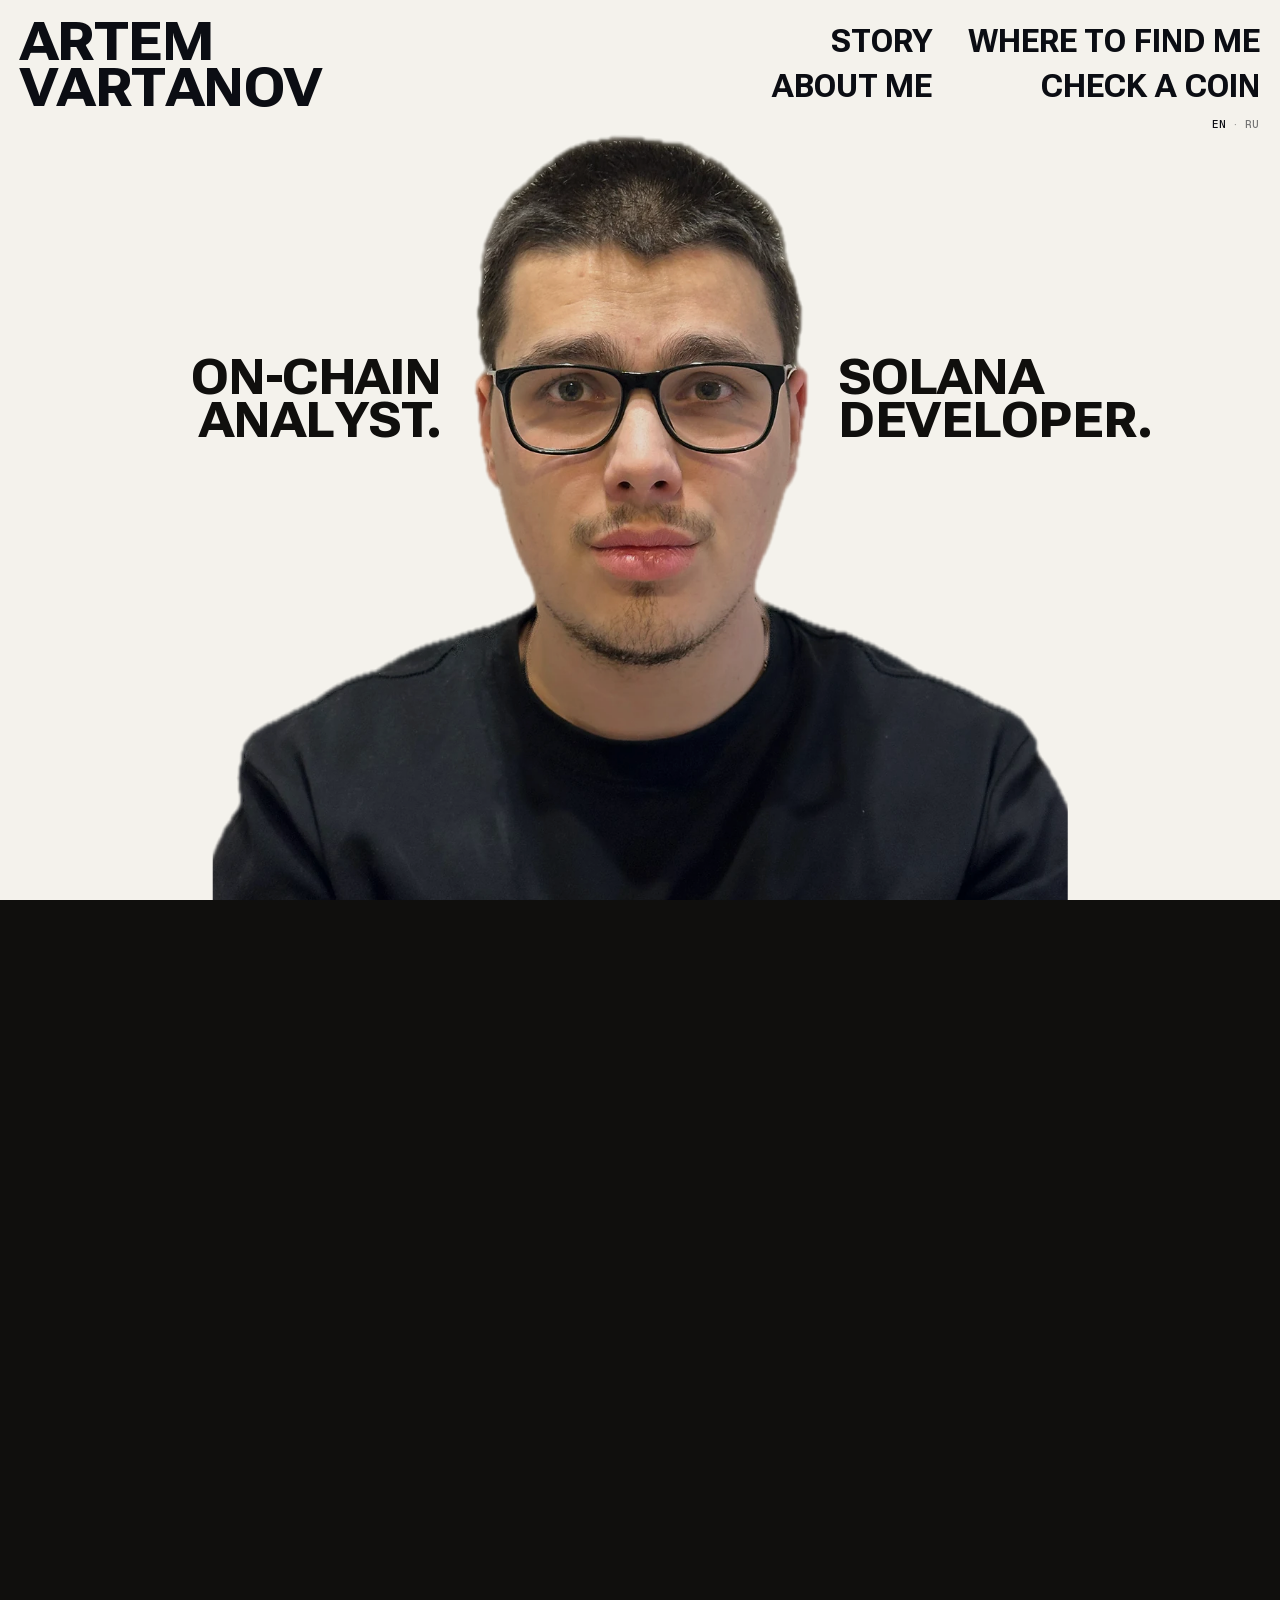
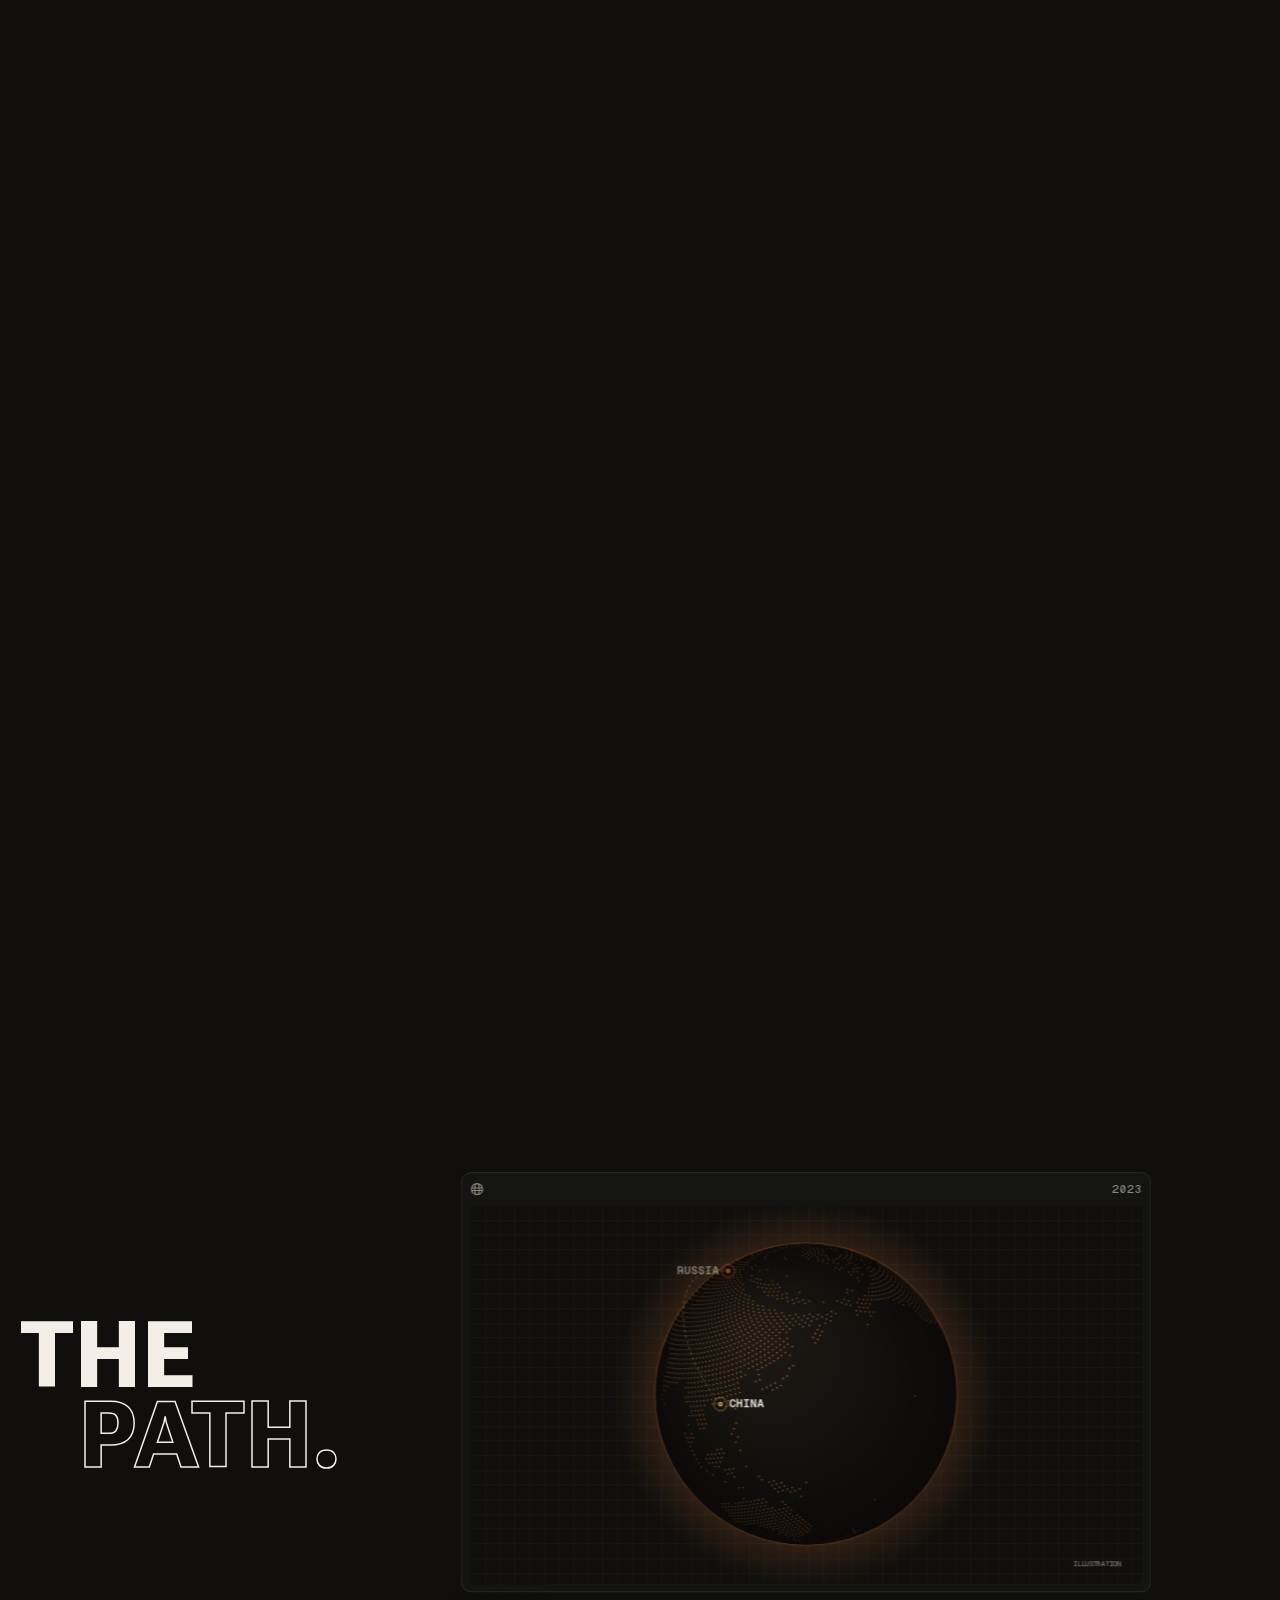
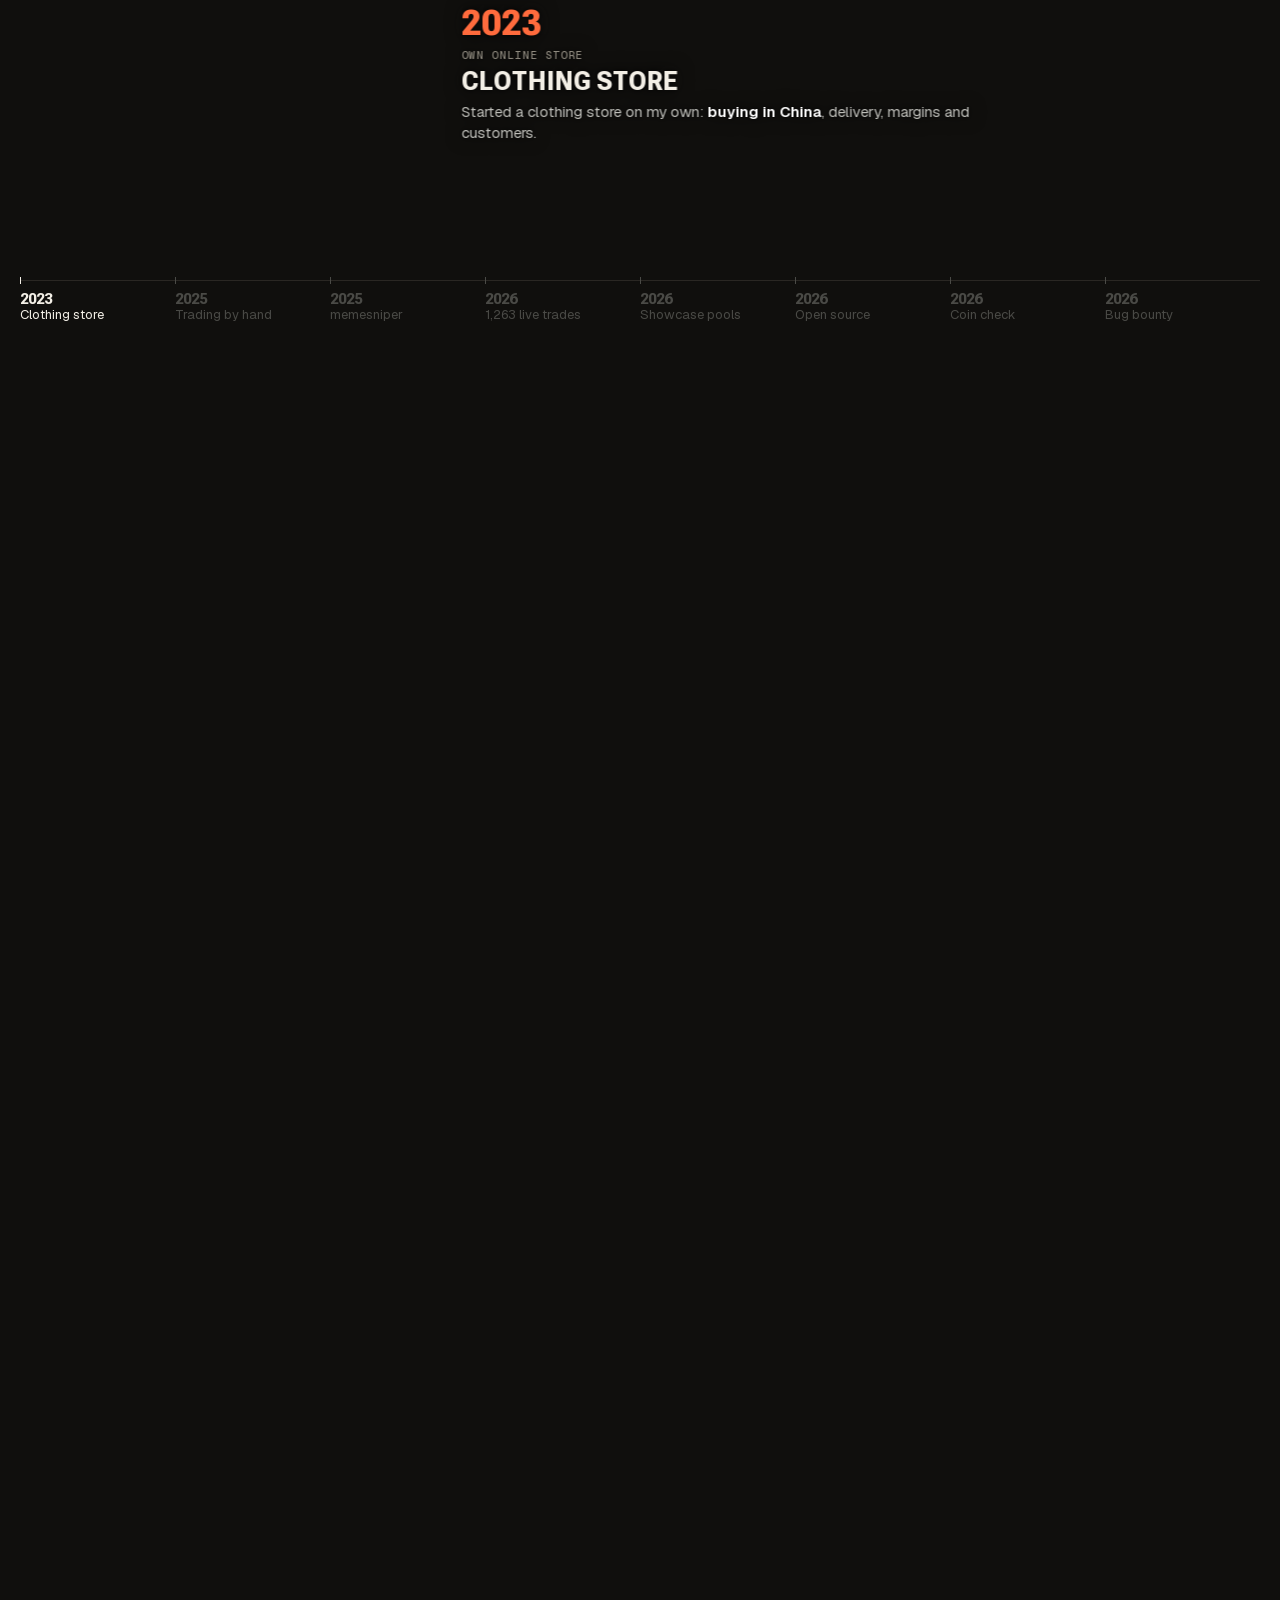
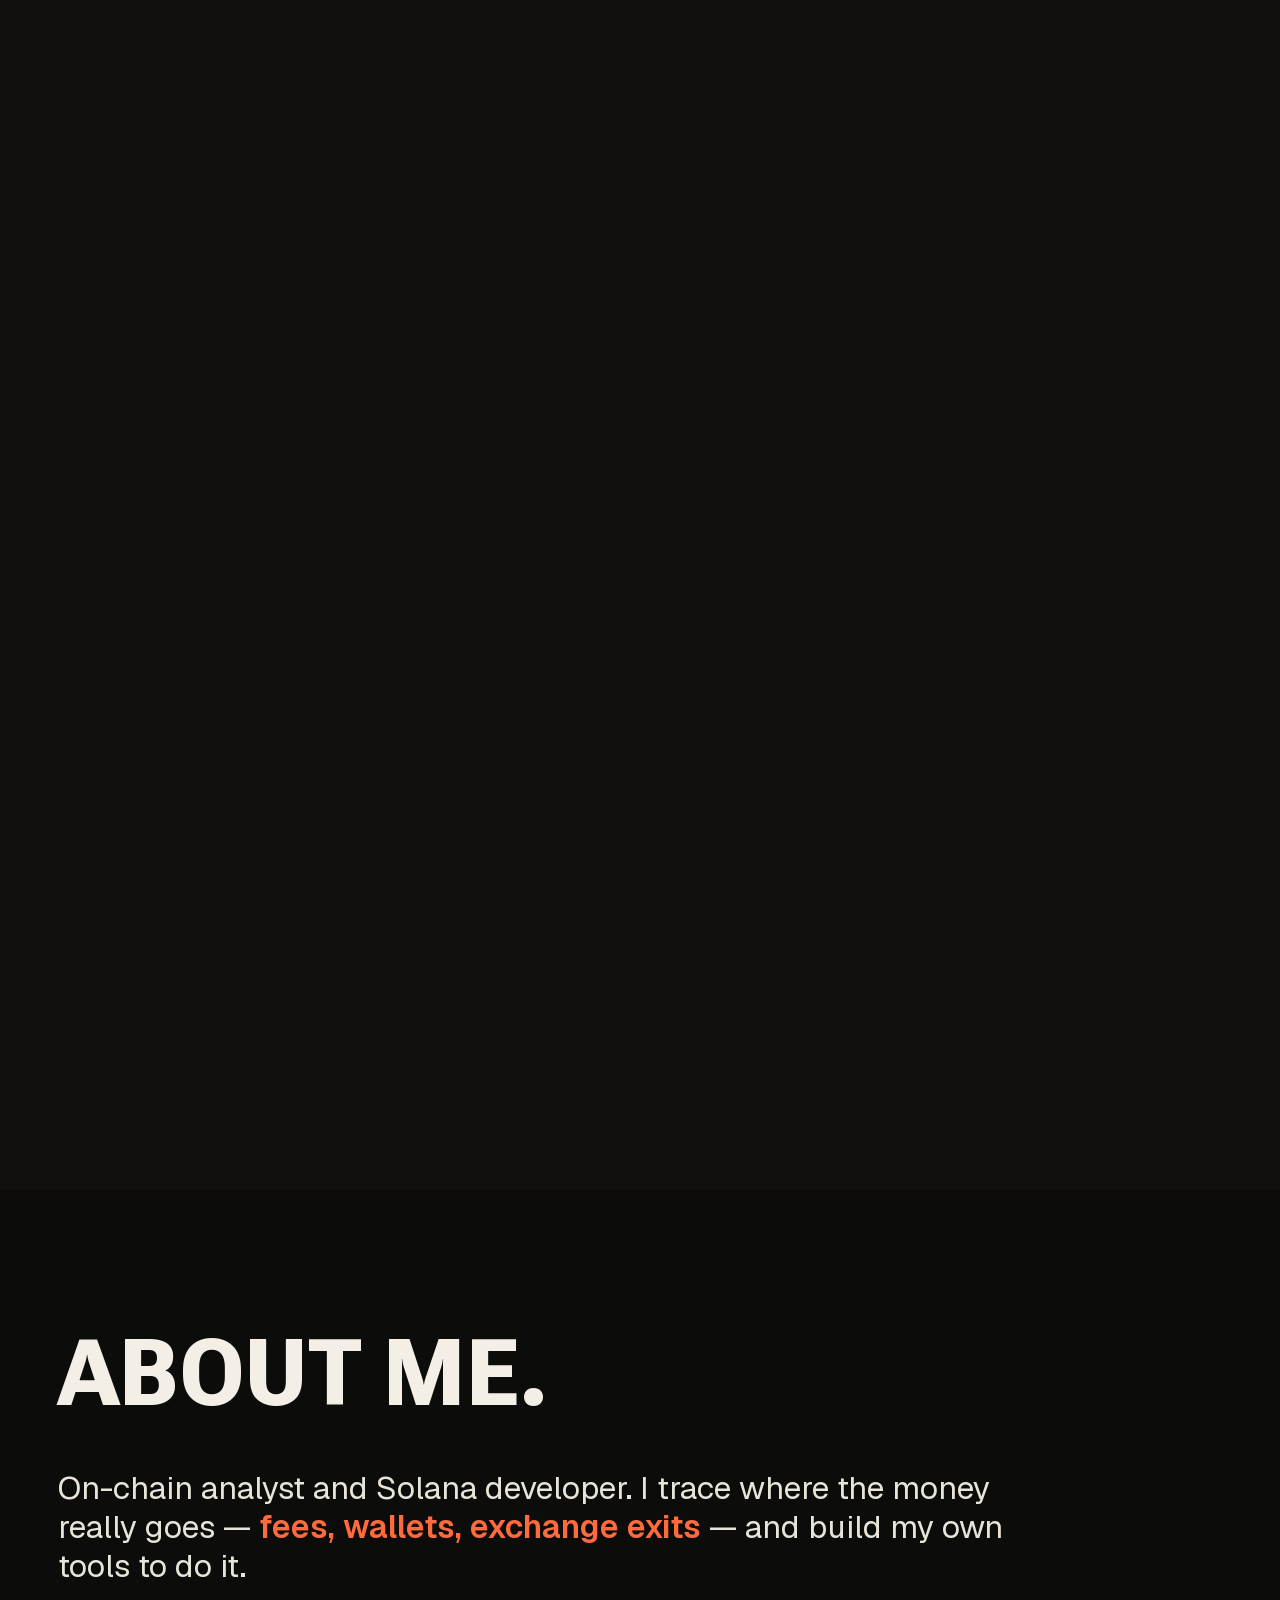
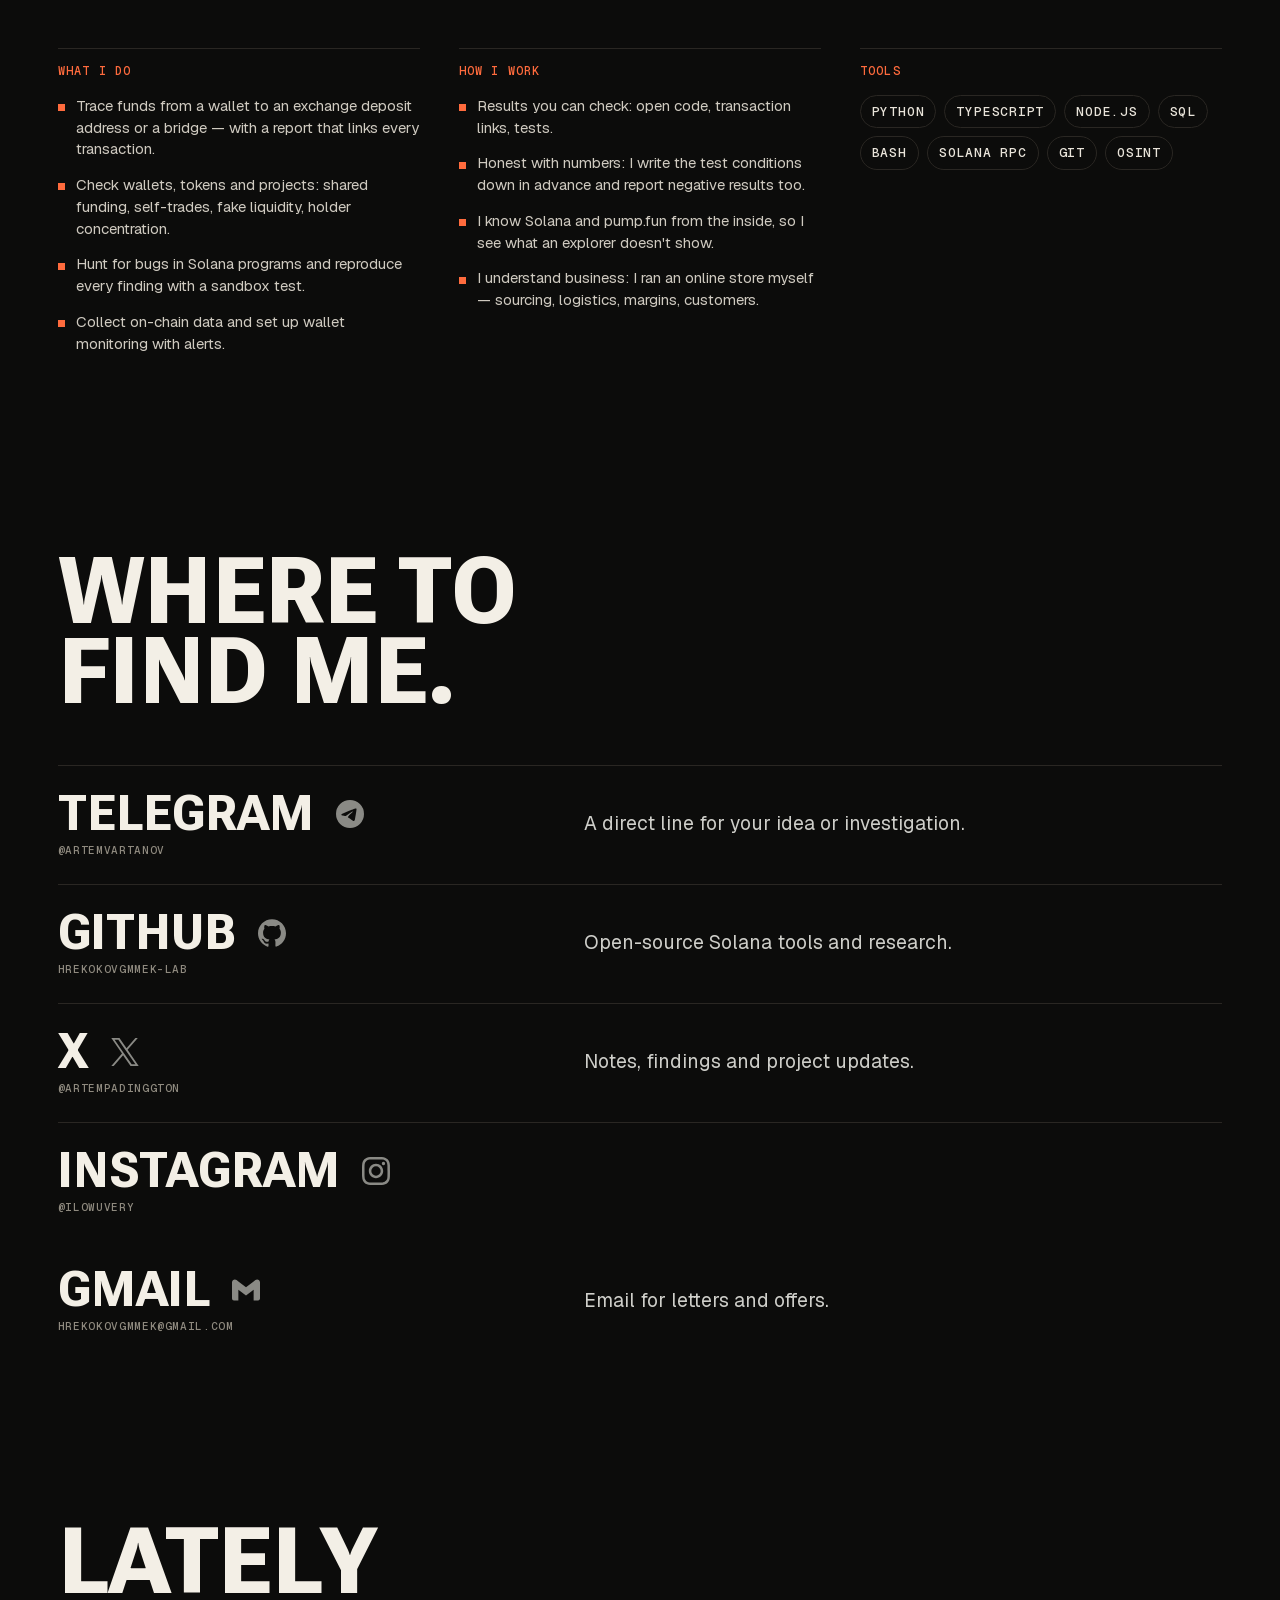
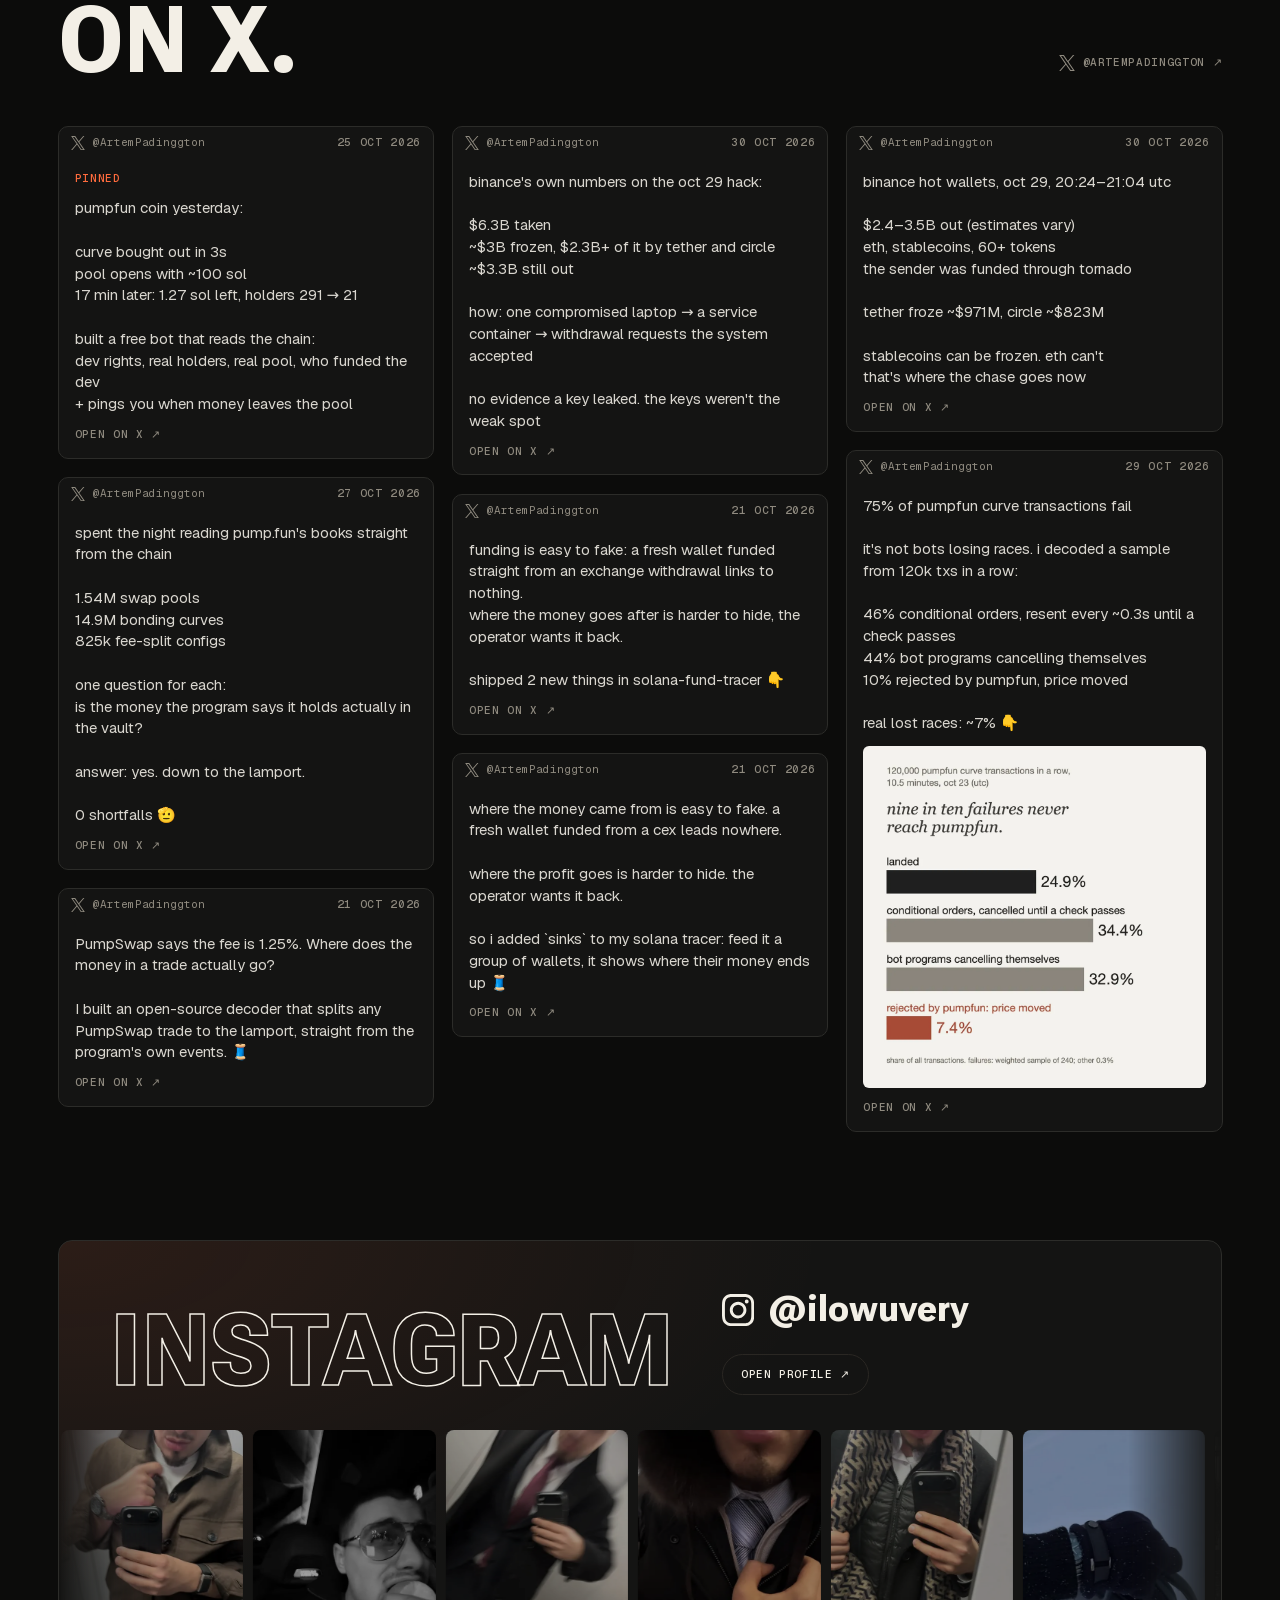
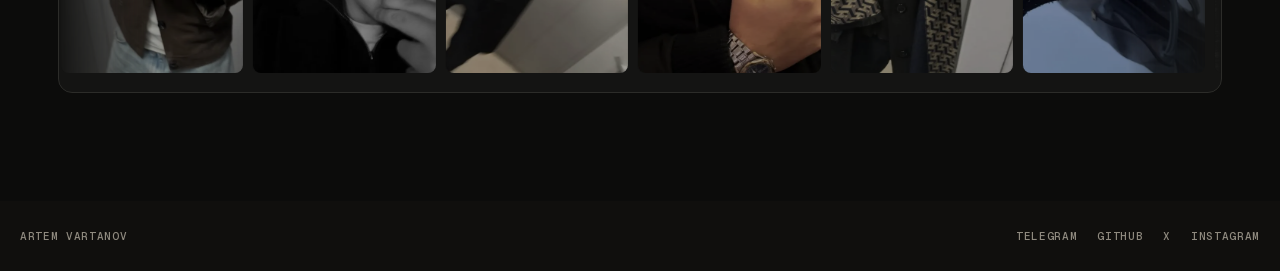
<file: index.html>
<!doctype html>
<html lang="en" data-lang="en" class="no-js">
<head>
<meta charset="utf-8">
<script>/* ссылки бота на проверку монеты (?mint=, ?c=, ?p=) и мини-приложение Telegram (#tgWebAppData) — на страницу проверки */(function(){try{var q=new URLSearchParams(location.search);if(q.has("mint")||q.has("c")||q.has("p")||/[#&]tgWebAppData=/.test(location.hash))location.replace("/coin.html"+location.search+location.hash)}catch(e){}})();</script>
<meta name="viewport" content="width=device-width,initial-scale=1,viewport-fit=cover">
<title>Artem Vartanov</title>
<meta name="description" content="On-chain analyst and Solana developer: fund-flow investigations, anti-fraud checks, fast trading systems. Every number measured.">
<link rel="canonical" href="https://artemvartanov.com/">
<meta property="og:type" content="website">
<meta property="og:title" content="Artem Vartanov">
<meta property="og:description" content="On-chain analyst and Solana developer: fund-flow investigations, anti-fraud checks, fast trading systems. Every number measured.">
<meta property="og:url" content="https://artemvartanov.com/">
<meta property="og:image" content="https://artemvartanov.com/assets/og.jpg">
<meta property="og:image:alt" content="Artem Vartanov: half photo, half its machine version">
<meta name="twitter:card" content="summary_large_image">
<meta name="twitter:image" content="https://artemvartanov.com/assets/og.jpg">
<meta name="theme-color" content="#100F0D">
<meta name="color-scheme" content="light dark">
<link rel="icon" href="/favicon.svg" type="image/svg+xml">
<link rel="preload" href="/assets/fonts/roboto-flex-latin.woff2" as="font" type="font/woff2" crossorigin>
<link rel="preload" href="/assets/fonts/geist-latin.woff2" as="font" type="font/woff2" crossorigin>
<link rel="preload" href="/assets/fonts/geist-mono-latin.woff2" as="font" type="font/woff2" crossorigin>
<style>/* Шрифты OFL, файлы из Google Fonts 08.11.2026 (суммы — vendor/SOURCES.md). Наборы: latin, latin-ext, cyrillic, cyrillic-ext. */
/* Geist · latin */
@font-face {
  font-family: 'Geist';
  font-style: normal;
  font-weight: 100 900;
  font-display: swap;
  src: url(/assets/fonts/geist-latin.woff2) format('woff2');
  unicode-range: U+0000-00FF, U+0131, U+0152-0153, U+02BB-02BC, U+02C6, U+02DA, U+02DC, U+0304, U+0308, U+0329, U+2000-206F, U+20AC, U+2122, U+2191, U+2193, U+2212, U+2215, U+FEFF, U+FFFD;
}
/* Geist · latin-ext */
@font-face {
  font-family: 'Geist';
  font-style: normal;
  font-weight: 100 900;
  font-display: swap;
  src: url(/assets/fonts/geist-latin-ext.woff2) format('woff2');
  unicode-range: U+0100-02BA, U+02BD-02C5, U+02C7-02CC, U+02CE-02D7, U+02DD-02FF, U+0304, U+0308, U+0329, U+1D00-1DBF, U+1E00-1E9F, U+1EF2-1EFF, U+2020, U+20A0-20AB, U+20AD-20C4, U+2113, U+2C60-2C7F, U+A720-A7FF;
}
/* Geist · cyrillic */
@font-face {
  font-family: 'Geist';
  font-style: normal;
  font-weight: 100 900;
  font-display: swap;
  src: url(/assets/fonts/geist-cyrillic.woff2) format('woff2');
  unicode-range: U+0301, U+0400-045F, U+0490-0491, U+04B0-04B1, U+2116;
}
/* Geist · cyrillic-ext */
@font-face {
  font-family: 'Geist';
  font-style: normal;
  font-weight: 100 900;
  font-display: swap;
  src: url(/assets/fonts/geist-cyrillic-ext.woff2) format('woff2');
  unicode-range: U+0460-052F, U+1C80-1C8A, U+20B4, U+2DE0-2DFF, U+A640-A69F, U+FE2E-FE2F;
}
/* Geist Mono · latin */
@font-face {
  font-family: 'Geist Mono';
  font-style: normal;
  font-weight: 100 900;
  font-display: swap;
  src: url(/assets/fonts/geist-mono-latin.woff2) format('woff2');
  unicode-range: U+0000-00FF, U+0131, U+0152-0153, U+02BB-02BC, U+02C6, U+02DA, U+02DC, U+0304, U+0308, U+0329, U+2000-206F, U+20AC, U+2122, U+2191, U+2193, U+2212, U+2215, U+FEFF, U+FFFD;
}
/* Geist Mono · latin-ext */
@font-face {
  font-family: 'Geist Mono';
  font-style: normal;
  font-weight: 100 900;
  font-display: swap;
  src: url(/assets/fonts/geist-mono-latin-ext.woff2) format('woff2');
  unicode-range: U+0100-02BA, U+02BD-02C5, U+02C7-02CC, U+02CE-02D7, U+02DD-02FF, U+0304, U+0308, U+0329, U+1D00-1DBF, U+1E00-1E9F, U+1EF2-1EFF, U+2020, U+20A0-20AB, U+20AD-20C4, U+2113, U+2C60-2C7F, U+A720-A7FF;
}
/* Geist Mono · cyrillic */
@font-face {
  font-family: 'Geist Mono';
  font-style: normal;
  font-weight: 100 900;
  font-display: swap;
  src: url(/assets/fonts/geist-mono-cyrillic.woff2) format('woff2');
  unicode-range: U+0301, U+0400-045F, U+0490-0491, U+04B0-04B1, U+2116;
}
/* Geist Mono · cyrillic-ext */
@font-face {
  font-family: 'Geist Mono';
  font-style: normal;
  font-weight: 100 900;
  font-display: swap;
  src: url(/assets/fonts/geist-mono-cyrillic-ext.woff2) format('woff2');
  unicode-range: U+0460-052F, U+1C80-1C8A, U+20B4, U+2DE0-2DFF, U+A640-A69F, U+FE2E-FE2F;
}
/* Roboto Flex · latin */
@font-face {
  font-family: 'Roboto Flex';
  font-style: normal;
  font-weight: 100 1000;
  font-stretch: 25% 151%;
  font-display: swap;
  src: url(/assets/fonts/roboto-flex-latin.woff2) format('woff2');
  unicode-range: U+0000-00FF, U+0131, U+0152-0153, U+02BB-02BC, U+02C6, U+02DA, U+02DC, U+0304, U+0308, U+0329, U+2000-206F, U+20AC, U+2122, U+2191, U+2193, U+2212, U+2215, U+FEFF, U+FFFD;
}
/* Roboto Flex · latin-ext */
@font-face {
  font-family: 'Roboto Flex';
  font-style: normal;
  font-weight: 100 1000;
  font-stretch: 25% 151%;
  font-display: swap;
  src: url(/assets/fonts/roboto-flex-latin-ext.woff2) format('woff2');
  unicode-range: U+0100-02BA, U+02BD-02C5, U+02C7-02CC, U+02CE-02D7, U+02DD-02FF, U+0304, U+0308, U+0329, U+1D00-1DBF, U+1E00-1E9F, U+1EF2-1EFF, U+2020, U+20A0-20AB, U+20AD-20C4, U+2113, U+2C60-2C7F, U+A720-A7FF;
}
/* Roboto Flex · cyrillic */
@font-face {
  font-family: 'Roboto Flex';
  font-style: normal;
  font-weight: 100 1000;
  font-stretch: 25% 151%;
  font-display: swap;
  src: url(/assets/fonts/roboto-flex-cyrillic.woff2) format('woff2');
  unicode-range: U+0301, U+0400-045F, U+0490-0491, U+04B0-04B1, U+2116;
}
/* Roboto Flex · cyrillic-ext */
@font-face {
  font-family: 'Roboto Flex';
  font-style: normal;
  font-weight: 100 1000;
  font-stretch: 25% 151%;
  font-display: swap;
  src: url(/assets/fonts/roboto-flex-cyrillic-ext.woff2) format('woff2');
  unicode-range: U+0460-052F, U+1C80-1C8A, U+20B4, U+2DE0-2DFF, U+A640-A69F, U+FE2E-FE2F;
}
</style>
<link rel="stylesheet" href="/css/site.css?v=a68a5346f9">
<style>:root{--studio:#F4F2EC;--ink:#100F0D;--paper:#F3EFE6;--soft:#8F8A7F;--line:#2A2723;--signal:#FF6B3D}html[data-lang="en"] [data-l]:not([data-l="en"]){display:none!important}html[data-lang="ru"] [data-l]:not([data-l="ru"]){display:none!important}</style>
<script>(function(){var d=document.documentElement,L=["en", "ru"],l=null;d.classList.remove('no-js');d.classList.add('js');try{var q=new URLSearchParams(location.search).get('lang');if(L.indexOf(q)>=0)l=q}catch(e){}if(!l){try{l=localStorage.getItem('lang')}catch(e){}}if(L.indexOf(l)<0){var n=(navigator.language||'').toLowerCase();l=L.indexOf('ru')>=0&&n.indexOf('ru')===0?'ru':L[0]}d.lang=l;d.setAttribute('data-lang',l);if(!matchMedia('(prefers-reduced-motion: reduce)').matches){d.classList.add('anim');if(!location.hash)d.classList.add('intro')}if(!location.hash&&'scrollRestoration' in history)history.scrollRestoration='manual'})();</script>
<script type="importmap">{"imports": {"/js/field-lite.js": "/js/field-lite.js?v=cd86bececf", "/js/fx.js": "/js/fx.js?v=154e53addc", "/js/hero/canvases.js": "/js/hero/canvases.js?v=019b7c9fc0", "/js/hero/fluid.js": "/js/hero/fluid.js?v=76f45bdca0", "/js/hero/glsl.js": "/js/hero/glsl.js?v=1703db7d9c", "/js/hero/hud.js": "/js/hero/hud.js?v=d265411c98", "/js/hero/palettes.js": "/js/hero/palettes.js?v=5a8bba6796", "/js/hero/portrait.js": "/js/hero/portrait.js?v=6eb3cfaf79", "/js/hero/stage.js": "/js/hero/stage.js?v=fbee642003", "/js/main.js": "/js/main.js?v=bb3c646b23", "/js/story-art.js": "/js/story-art.js?v=74ca79edc9", "/js/story-code.js": "/js/story-code.js?v=a46608054a", "/js/story-globe.js": "/js/story-globe.js?v=3f327d6f12", "/js/story-live.js": "/js/story-live.js?v=b56b2bad59", "/js/story-trade.js": "/js/story-trade.js?v=6978052b9e", "/js/story.js": "/js/story.js?v=d380c84e88", "/vendor/three-0.185.1/three.core.min.js": "/vendor/three-0.185.1/three.core.min.js?v=05b2609338", "/vendor/three-0.185.1/three.module.min.js": "/vendor/three-0.185.1/three.module.min.js?v=86bcee248b", "/vendor/lenis-1.1.13/lenis.mjs": "/vendor/lenis-1.1.13/lenis.mjs?v=1f6d3de9b2"}}</script>
<script type="module" src="/js/main.js?v=bb3c646b23"></script>
<script type="application/json" id="site-config">{"langs": ["en", "ru"], "domain": "artemvartanov.com", "theme": {"studio": "#F4F2EC", "ink": "#100F0D", "paper": "#F3EFE6", "soft": "#8F8A7F", "line": "#2A2723", "signal": "#FF6B3D", "palette": "amber"}, "hero": {"headline": {"left": {"en": ["On-chain", "analyst."], "ru": ["Ончейн-", "аналитик."]}, "right": {"en": ["Solana", "developer."], "ru": ["Разработчик", "на Solana."]}}, "hint": {"mouse": {"en": ["Move the cursor to open", "Scroll for the story"], "ru": ["Проведи — откроется", "Листай глубже"]}, "touch": {"en": ["Tap to open", "Scroll for the story"], "ru": ["Коснись", "Листай глубже"]}}, "readout": {"title": {"en": "Mesh · 478 points", "ru": "Сетка лица · 478 точек"}, "yaw": "Yaw", "pitch": "Pitch", "states": {"tracking": "Tracking", "scanning": "Scanning", "split": "Split", "converting": "Converting", "dissolving": "Dissolving", "offline": "Offline"}, "tracked": [[468, "R EYE"], [473, "L EYE"], [1, "NOSE"], [61, ""], [291, ""], [152, "CHIN"]]}, "tuning": {"stageVh": 420, "beats": [0.1, 0.35, 0.53, 0.72], "storyEntersAt": 0.4, "depthStrength": 0.22, "planeSegments": [200, 300], "fovDeg": 28, "cropDesktop": [0.07, 0.86], "phone": {"breakpoint": 760, "hairTopV": 0.185, "hairTopScreen": 0.2, "minTopPx": 135, "perPxFactor": 0.508}, "dprMax": {"phone": 1.5, "desktop": 2}, "turn": {"yawRad": 0.27, "pitchRad": 0.105, "ease": 0.05, "idleAfterS": 4, "drift": {"yaw": 0.05, "pitch": 0.02, "touchYaw": 0.13, "touchPitch": 0.05}}, "fluid": {"simRes": 128, "dyeRes": 512, "pressureIters": 18, "curl": 5, "fade": 0.985, "fadeTouch": 0.9785, "ink": 1.8, "stepPx": 14, "maxSteps": 12, "force": 4200, "sleepSteps": 260, "inkRadius": 0.00026, "pushRadius": 0.00038, "squash": 2.6, "blurPasses": 3}, "mask": {"inkCut": [0.16, 0.19], "codeRim": [0.08, 0.12, 0.15, 0.18], "codeHz": 9}, "field": {"scalePx": 560, "levels": 13, "cell": [7, 14], "gridPx": 28, "swirlSigma2": 40000, "swirlAmt": 0.15, "bitHz": 1.2}, "eyes": {"radius": 0.024, "lookMax": 0.011, "lookEase": 0.15, "glow": [1.0, 0.6, 0.22]}, "machineCutV": 0.104, "scan": {"firstAtS": 2, "sweepS": 2.7, "pauseS": 1.0}, "dissolve": {"from": 0.23, "to": 1.22, "cameraPullback": 0.06}, "nameDecode": {"holdMs": 350, "durMs": 1100, "stepMs": 55, "fallbackMs": 5000}, "backShadow": 0.28, "faceBrightness": 0.9}, "machineConcept": "robot", "assets": {"face": "/assets/hero/face.webp?v=fa868ee5be", "machine": "/assets/hero/machine.webp?v=5a118910fe", "depth": "/assets/hero/depth.webp?v=785a9c841d", "mesh": "/assets/hero/mesh.json?v=c3fb53e485", "fallback": "/assets/hero/face.webp?v=fa868ee5be", "shadow": "/assets/hero/shadow.webp?v=37bb5fc9e1"}, "points": {"1": [0.50392, 0.48998], "10": [0.4991, 0.31891], "61": [0.44248, 0.54965], "152": [0.50606, 0.64387], "234": [0.33018, 0.46038], "291": [0.56809, 0.54991], "454": [0.67564, 0.45699], "468": [0.41904, 0.41331], "473": [0.58065, 0.41344]}}, "story": {"years": ["2023", "2025", "2025", "2026", "2026", "2026", "2026", "2026"], "fullTimeFrom": null, "stagger": [-1, 0.6, -1, 1, -0.6, 0.8, -0.8, 0]}}</script>
</head>
<body>
<svg width="0" height="0" style="position:absolute" aria-hidden="true"><symbol id="i-github" viewBox="0 0 24 24"><path d="M12 .297c-6.63 0-12 5.373-12 12 0 5.303 3.438 9.8 8.205 11.385.6.113.82-.258.82-.577 0-.285-.01-1.04-.015-2.04-3.338.724-4.042-1.61-4.042-1.61C4.422 18.07 3.633 17.7 3.633 17.7c-1.087-.744.084-.729.084-.729 1.205.084 1.838 1.236 1.838 1.236 1.07 1.835 2.809 1.305 3.495.998.108-.776.417-1.305.76-1.605-2.665-.3-5.466-1.332-5.466-5.93 0-1.31.465-2.38 1.235-3.22-.135-.303-.54-1.523.105-3.176 0 0 1.005-.322 3.3 1.23.96-.267 1.98-.399 3-.405 1.02.006 2.04.138 3 .405 2.28-1.552 3.285-1.23 3.285-1.23.645 1.653.24 2.873.12 3.176.765.84 1.23 1.91 1.23 3.22 0 4.61-2.805 5.625-5.475 5.92.42.36.81 1.096.81 2.22 0 1.606-.015 2.896-.015 3.286 0 .315.21.69.825.57C20.565 22.092 24 17.592 24 12.297c0-6.627-5.373-12-12-12"/></symbol><symbol id="i-gmail" viewBox="0 0 24 24"><path d="M24 5.457v13.909c0 .904-.732 1.636-1.636 1.636h-3.819V11.73L12 16.64l-6.545-4.91v9.273H1.636A1.636 1.636 0 0 1 0 19.366V5.457c0-2.023 2.309-3.178 3.927-1.964L5.455 4.64 12 9.548l6.545-4.91 1.528-1.145C21.69 2.28 24 3.434 24 5.457z"/></symbol><symbol id="i-instagram" viewBox="0 0 24 24"><path d="M7.0301.084c-1.2768.0602-2.1487.264-2.911.5634-.7888.3075-1.4575.72-2.1228 1.3877-.6652.6677-1.075 1.3368-1.3802 2.127-.2954.7638-.4956 1.6365-.552 2.914-.0564 1.2775-.0689 1.6882-.0626 4.947.0062 3.2586.0206 3.6671.0825 4.9473.061 1.2765.264 2.1482.5635 2.9107.308.7889.72 1.4573 1.388 2.1228.6679.6655 1.3365 1.0743 2.1285 1.38.7632.295 1.6361.4961 2.9134.552 1.2773.056 1.6884.069 4.9462.0627 3.2578-.0062 3.668-.0207 4.9478-.0814 1.28-.0607 2.147-.2652 2.9098-.5633.7889-.3086 1.4578-.72 2.1228-1.3881.665-.6682 1.0745-1.3378 1.3795-2.1284.2957-.7632.4966-1.636.552-2.9124.056-1.2809.0692-1.6898.063-4.948-.0063-3.2583-.021-3.6668-.0817-4.9465-.0607-1.2797-.264-2.1487-.5633-2.9117-.3084-.7889-.72-1.4568-1.3876-2.1228C21.2982 1.33 20.628.9208 19.8378.6165 19.074.321 18.2017.1197 16.9244.0645 15.6471.0093 15.236-.005 11.977.0014 8.718.0076 8.31.0215 7.0301.0839m.1402 21.6932c-1.17-.0509-1.8053-.2453-2.2287-.408-.5606-.216-.96-.4771-1.3819-.895-.422-.4178-.6811-.8186-.9-1.378-.1644-.4234-.3624-1.058-.4171-2.228-.0595-1.2645-.072-1.6442-.079-4.848-.007-3.2037.0053-3.583.0607-4.848.05-1.169.2456-1.805.408-2.2282.216-.5613.4762-.96.895-1.3816.4188-.4217.8184-.6814 1.3783-.9003.423-.1651 1.0575-.3614 2.227-.4171 1.2655-.06 1.6447-.072 4.848-.079 3.2033-.007 3.5835.005 4.8495.0608 1.169.0508 1.8053.2445 2.228.408.5608.216.96.4754 1.3816.895.4217.4194.6816.8176.9005 1.3787.1653.4217.3617 1.056.4169 2.2263.0602 1.2655.0739 1.645.0796 4.848.0058 3.203-.0055 3.5834-.061 4.848-.051 1.17-.245 1.8055-.408 2.2294-.216.5604-.4763.96-.8954 1.3814-.419.4215-.8181.6811-1.3783.9-.4224.1649-1.0577.3617-2.2262.4174-1.2656.0595-1.6448.072-4.8493.079-3.2045.007-3.5825-.006-4.848-.0608M16.953 5.5864A1.44 1.44 0 1 0 18.39 4.144a1.44 1.44 0 0 0-1.437 1.4424M5.8385 12.012c.0067 3.4032 2.7706 6.1557 6.173 6.1493 3.4026-.0065 6.157-2.7701 6.1506-6.1733-.0065-3.4032-2.771-6.1565-6.174-6.1498-3.403.0067-6.156 2.771-6.1496 6.1738M8 12.0077a4 4 0 1 1 4.008 3.9921A3.9996 3.9996 0 0 1 8 12.0077"/></symbol><symbol id="i-telegram" viewBox="0 0 24 24"><path d="M11.944 0A12 12 0 0 0 0 12a12 12 0 0 0 12 12 12 12 0 0 0 12-12A12 12 0 0 0 12 0a12 12 0 0 0-.056 0zm4.962 7.224c.1-.002.321.023.465.14a.506.506 0 0 1 .171.325c.016.093.036.306.02.472-.18 1.898-.962 6.502-1.36 8.627-.168.9-.499 1.201-.82 1.23-.696.065-1.225-.46-1.9-.902-1.056-.693-1.653-1.124-2.678-1.8-1.185-.78-.417-1.21.258-1.91.177-.184 3.247-2.977 3.307-3.23.007-.032.014-.15-.056-.212s-.174-.041-.249-.024c-.106.024-1.793 1.14-5.061 3.345-.48.33-.913.49-1.302.48-.428-.008-1.252-.241-1.865-.44-.752-.245-1.349-.374-1.297-.789.027-.216.325-.437.893-.663 3.498-1.524 5.83-2.529 6.998-3.014 3.332-1.386 4.025-1.627 4.476-1.635z"/></symbol><symbol id="i-web" viewBox="0 0 24 24"><path d="M12 1.5a10.5 10.5 0 1 0 0 21 10.5 10.5 0 0 0 0-21zm0 1.8c.9 0 2.3 2 2.9 5.7H9.1C9.7 5.3 11.1 3.3 12 3.3zM8.7 3.9C8 5.2 7.5 7 7.3 9H3.9a8.7 8.7 0 0 1 4.8-5.1zm6.6 0A8.7 8.7 0 0 1 20.1 9h-3.4c-.2-2-.7-3.8-1.4-5.1zM3.5 10.8h3.7a22 22 0 0 0 0 2.4H3.5a8.7 8.7 0 0 1 0-2.4zm5.5 0h6a20 20 0 0 1 0 2.4H9a20 20 0 0 1 0-2.4zm7.8 0h3.7a8.7 8.7 0 0 1 0 2.4h-3.7a22 22 0 0 0 0-2.4zM3.9 15h3.4c.2 2 .7 3.8 1.4 5.1A8.7 8.7 0 0 1 3.9 15zm5.2 0h5.8c-.6 3.7-2 5.7-2.9 5.7s-2.3-2-2.9-5.7zm7.6 0h3.4a8.7 8.7 0 0 1-4.8 5.1c.7-1.3 1.2-3.1 1.4-5.1z"/></symbol><symbol id="i-x" viewBox="0 0 24 24"><path d="M14.234 10.162 22.977 0h-2.072l-7.591 8.824L7.251 0H.258l9.168 13.343L.258 24H2.33l8.016-9.318L16.749 24h6.993zm-2.837 3.299-.929-1.329L3.076 1.56h3.182l5.965 8.532.929 1.329 7.754 11.09h-3.182z"/></symbol></svg>
<canvas id="gl" aria-hidden="true"></canvas>
<div class="topblur" aria-hidden="true"></div>
<div class="svh-probe" aria-hidden="true"></div>
<header class="chrome" id="chrome">
  <a class="wordmark" href="#top" aria-label="Artem Vartanov"><span class="wm-line">Artem</span><span class="wm-line">Vartanov</span></a>
  <nav class="nav" aria-label="menu"><a href="#story"><span data-l="en">Story</span><span data-l="ru">История</span></a><a href="#about"><span data-l="en">About me</span><span data-l="ru">Обо мне</span></a><a href="#today"><span data-l="en">Where to find me</span><span data-l="ru">Где меня найти</span></a><a href="/coin.html"><span data-l="en">Check a coin</span><span data-l="ru">Проверить монету</span></a><button type="button" class="menu-btn" aria-expanded="false" aria-controls="menu"><span data-l="en">Menu</span><span data-l="ru">Меню</span></button><span class="langs mono-ui"><button type="button" data-set-lang="en" aria-label="English">EN</button><span class="sep">·</span><button type="button" data-set-lang="ru" aria-label="Русский">RU</button></span></nav>
</header>
<div class="menu" id="menu" hidden role="dialog" aria-modal="true" aria-label="menu"><button type="button" class="menu-close mono"><span data-l="en">Close ✕</span><span data-l="ru">Закрыть ✕</span></button><nav class="menu-links"><a href="#story"><span data-l="en">Story</span><span data-l="ru">История</span></a><a href="#about"><span data-l="en">About me</span><span data-l="ru">Обо мне</span></a><a href="#today"><span data-l="en">Where to find me</span><span data-l="ru">Где меня найти</span></a><a href="/coin.html"><span data-l="en">Check a coin</span><span data-l="ru">Проверить монету</span></a></nav><span class="langs mono-ui"><button type="button" data-set-lang="en" aria-label="English">EN</button><span class="sep">·</span><button type="button" data-set-lang="ru" aria-label="Русский">RU</button></span></div>
<main id="top">
<div class="stage" id="stage">
  <section class="hero" id="hero" aria-label="A 3D portrait of Artem Vartanov. The cursor opens a second, machine version of his face." data-en="A 3D portrait of Artem Vartanov. The cursor opens a second, machine version of his face." data-ru="3D-портрет Артёма Вартанова. Курсор открывает вторую, машинную версию лица.">
    <div class="hero-static"><img class="hero-fallback" src="/assets/hero/face.webp?v=fa868ee5be" alt="A 3D portrait of Artem Vartanov. The cursor opens a second, machine version of his face." data-en="A 3D portrait of Artem Vartanov. The cursor opens a second, machine version of his face." data-ru="3D-портрет Артёма Вартанова. Курсор открывает вторую, машинную версию лица." width="1200" height="1600" decoding="async" fetchpriority="high"><h1 class="hero-head"><span class="hh hh-l"><span data-l="en" class="ls"><span class="l1"><span>On-chain</span></span><span class="l2"><span>analyst.</span></span></span><span data-l="ru" class="ls"><span class="l1 acc"><span>Ончейн-</span></span><span class="l2"><span>аналитик.</span></span></span></span><span class="hh hh-r"><span data-l="en" class="ls"><span class="l1"><span>Solana</span></span><span class="l2"><span>developer.</span></span></span><span data-l="ru" class="ls"><span class="l1"><span>Разработчик</span></span><span class="l2"><span>на Solana.</span></span></span></span></h1></div>
    <canvas id="hud" aria-hidden="true"></canvas>
    <div class="readout mono" id="readout" aria-hidden="true"><div><span data-l="en">Mesh · 478 points</span><span data-l="ru">Сетка лица · 478 точек</span></div><div><span id="ro-yaw">Yaw 0.0°</span> · <span id="ro-pitch">Pitch 0.0°</span> · <span id="ro-state">Tracking</span></div></div>
    <div class="hint mono" id="hint" aria-hidden="true"><span class="h-mouse"><span data-l="en" class="ls"><span class="hl"><span>Move the cursor to open</span></span><span class="hl"><span>Scroll for the story</span></span></span><span data-l="ru" class="ls"><span class="hl"><span>Проведи — откроется</span></span><span class="hl acc"><span>Листай глубже</span></span></span></span><span class="h-touch"><span data-l="en" class="ls"><span class="hl"><span>Tap to open</span></span><span class="hl"><span>Scroll for the story</span></span></span><span data-l="ru" class="ls"><span class="hl"><span>Коснись</span></span><span class="hl acc"><span>Листай глубже</span></span></span></span></div>
  </section>
</div>
<section class="story" id="story" aria-label="The path.">
  <div class="story-pin">
    <h2 class="story-title"><span data-l="en" class="ls"><span class="l1"><span>The</span></span><span class="l2 outline"><span>path.</span></span></span><span data-l="ru" class="ls"><span class="l1"><span>Путь</span></span><span class="l2 outline"><span>дальше.</span></span></span></h2>
    <div class="track" id="track"><article class="card wide" style="--ar:1.7778;--st:-1" data-i="0" data-year="2023">
  <div class="shot"><div class="bar"><span class="icons"><svg class="ic" aria-hidden="true"><use href="#i-web"/></svg></span><span class="yr mono">2023</span></div>
    <div class="frame" data-globe="/assets/story/globe-land.json?v=0565a148f9" data-globe-cfg="{&quot;from&quot;:{&quot;lat&quot;:23.13,&quot;lon&quot;:113.26,&quot;label&quot;:{&quot;en&quot;:&quot;China&quot;,&quot;ru&quot;:&quot;Китай&quot;}},&quot;to&quot;:{&quot;lat&quot;:55.76,&quot;lon&quot;:37.62,&quot;label&quot;:{&quot;en&quot;:&quot;Russia&quot;,&quot;ru&quot;:&quot;Россия&quot;}},&quot;tag&quot;:{&quot;en&quot;:&quot;Illustration&quot;,&quot;ru&quot;:&quot;Иллюстрация&quot;}}"><img class="media" data-l="en" src="/assets/story/2023-globe-en.webp?v=4aa9f69189" srcset="/assets/story/2023-globe-en-640.webp?v=bd4cdc176b 640w, /assets/story/2023-globe-en.webp?v=4aa9f69189 1280w" sizes="(max-width: 760px) 92vw, 680px" alt="Clothing store" data-en="Clothing store" data-ru="Магазин одежды" width="1280" height="720" loading="lazy" decoding="async"><img class="media" data-l="ru" src="/assets/story/2023-globe-ru.webp?v=e7b19a7041" srcset="/assets/story/2023-globe-ru-640.webp?v=87bbc84fca 640w, /assets/story/2023-globe-ru.webp?v=e7b19a7041 1280w" sizes="(max-width: 760px) 92vw, 680px" alt="Clothing store" data-en="Clothing store" data-ru="Магазин одежды" width="1280" height="720" loading="lazy" decoding="async"><i class="curtain" aria-hidden="true"></i></div></div>
  <div class="cap"><div class="cap-year">2023</div><div class="cap-plat mono"><span data-l="en">Own online store</span><span data-l="ru">Свой интернет-магазин</span></div>
    <h3 class="cap-title"><span data-l="en">Clothing store</span><span data-l="ru">Магазин одежды</span></h3><p class="cap-line"><span data-l="en">Started a clothing store on my own: <b>buying in China</b>, delivery, margins and customers.</span><span data-l="ru">Сам запустил магазин одежды: <b>закупки в Китае</b>, доставка, расчёт прибыли и клиенты.</span></p></div>
</article>
<article class="card wide" style="--ar:1.7778;--st:0.6" data-i="1" data-year="2025">
  <div class="shot"><div class="bar"><span class="icons"><svg class="ic" aria-hidden="true"><use href="#i-web"/></svg></span><span class="yr mono">2025</span></div>
    <div class="frame" data-trade="1" data-trade-cfg="{&quot;title&quot;:{&quot;en&quot;:&quot;Manual trade&quot;,&quot;ru&quot;:&quot;Ручная сделка&quot;},&quot;buy&quot;:{&quot;en&quot;:&quot;Buy&quot;,&quot;ru&quot;:&quot;Купить&quot;},&quot;sell&quot;:{&quot;en&quot;:&quot;Sell&quot;,&quot;ru&quot;:&quot;Продать&quot;},&quot;entry&quot;:{&quot;en&quot;:&quot;entry&quot;,&quot;ru&quot;:&quot;вход&quot;},&quot;exit&quot;:{&quot;en&quot;:&quot;exit&quot;,&quot;ru&quot;:&quot;выход&quot;},&quot;tag&quot;:{&quot;en&quot;:&quot;Illustration&quot;,&quot;ru&quot;:&quot;Иллюстрация&quot;}}"><img class="media" data-l="en" src="/assets/story/2025-trade-en.webp?v=4f06a395d0" srcset="/assets/story/2025-trade-en-640.webp?v=1d2c377e99 640w, /assets/story/2025-trade-en.webp?v=4f06a395d0 1280w" sizes="(max-width: 760px) 92vw, 680px" alt="Trading by hand" data-en="Trading by hand" data-ru="Торговля руками" width="1280" height="720" loading="lazy" decoding="async"><img class="media" data-l="ru" src="/assets/story/2025-trade-ru.webp?v=c99f159656" srcset="/assets/story/2025-trade-ru-640.webp?v=3ed372cfb5 640w, /assets/story/2025-trade-ru.webp?v=c99f159656 1280w" sizes="(max-width: 760px) 92vw, 680px" alt="Trading by hand" data-en="Trading by hand" data-ru="Торговля руками" width="1280" height="720" loading="lazy" decoding="async"><i class="curtain" aria-hidden="true"></i></div></div>
  <div class="cap"><div class="cap-year">2025</div><div class="cap-plat mono"><span data-l="en">Axiom · DEX Screener</span><span data-l="ru">Axiom · DEX Screener</span></div>
    <h3 class="cap-title"><span data-l="en">Trading by hand</span><span data-l="ru">Торговля руками</span></h3><p class="cap-line"><span data-l="en">Traded pump.fun coins by hand and followed wallets; <b>that journal</b> became the spec for my own system.</span><span data-l="ru">Торговал монетами pump.fun вручную и следил за кошельками; из <b>этого журнала</b> выросли требования к своей системе.</span></p></div>
</article>
<article class="card wide" style="--ar:1.7778;--st:-1" data-i="2" data-year="2025">
  <div class="shot"><div class="bar"><span class="icons"><svg class="ic" aria-hidden="true"><use href="#i-github"/></svg></span><span class="handle">memesniper</span><span class="yr mono">2025</span></div>
    <div class="frame" data-live="sniper" data-live-cfg="{&quot;tag&quot;:{&quot;en&quot;:&quot;Illustration&quot;,&quot;ru&quot;:&quot;Иллюстрация&quot;},&quot;tab&quot;:{&quot;en&quot;:&quot;migrations&quot;,&quot;ru&quot;:&quot;миграции&quot;},&quot;caught&quot;:{&quot;en&quot;:&quot;signal&quot;,&quot;ru&quot;:&quot;сигнал&quot;},&quot;path&quot;:{&quot;en&quot;:&quot;path of one trade&quot;,&quot;ru&quot;:&quot;путь одной сделки&quot;},&quot;s1&quot;:{&quot;en&quot;:&quot;signal&quot;,&quot;ru&quot;:&quot;сигнал&quot;},&quot;s2&quot;:{&quot;en&quot;:&quot;pool decoded&quot;,&quot;ru&quot;:&quot;пул разобран&quot;},&quot;s3&quot;:{&quot;en&quot;:&quot;tx sent&quot;,&quot;ru&quot;:&quot;транзакция отправлена&quot;}}"><img class="media" data-l="en" src="/assets/story/2025-memesniper-en.webp?v=2c77f121c7" srcset="/assets/story/2025-memesniper-en-640.webp?v=311fcf26e5 640w, /assets/story/2025-memesniper-en.webp?v=2c77f121c7 1280w" sizes="(max-width: 760px) 92vw, 680px" alt="memesniper" data-en="memesniper" data-ru="memesniper" width="1280" height="720" loading="lazy" decoding="async"><img class="media" data-l="ru" src="/assets/story/2025-memesniper-ru.webp?v=5154771cbc" srcset="/assets/story/2025-memesniper-ru-640.webp?v=c79c8187e1 640w, /assets/story/2025-memesniper-ru.webp?v=5154771cbc 1280w" sizes="(max-width: 760px) 92vw, 680px" alt="memesniper" data-en="memesniper" data-ru="memesniper" width="1280" height="720" loading="lazy" decoding="async"><i class="curtain" aria-hidden="true"></i></div></div>
  <div class="cap"><div class="cap-year">2025</div><div class="cap-plat mono"><span data-l="en">TypeScript · Node.js · Electron</span><span data-l="ru">TypeScript · Node.js · Electron</span></div>
    <h3 class="cap-title"><span data-l="en">memesniper</span><span data-l="ru">memesniper</span></h3><p class="cap-line"><span data-l="en">My bot for pump.fun → PumpSwap migrations: its own pool decoding, <b>under 1 s</b> from a signal to a sent transaction.</span><span data-l="ru">Мой бот для миграций pump.fun → PumpSwap: свой разбор пула, <b>меньше 1 с</b> от сигнала до отправленной транзакции.</span></p></div>
</article>
<article class="card wide" style="--ar:1.7778;--st:1" data-i="3" data-year="2026">
  <div class="shot"><div class="bar"><span class="icons"><svg class="ic" aria-hidden="true"><use href="#i-web"/></svg></span><span class="handle">memesniper</span><span class="yr mono">2026</span></div>
    <div class="frame" data-live="trades" data-live-cfg="{&quot;tag&quot;:{&quot;en&quot;:&quot;Illustration&quot;,&quot;ru&quot;:&quot;Иллюстрация&quot;},&quot;live&quot;:{&quot;en&quot;:&quot;live trades · 3–19 Sep 2026&quot;,&quot;ru&quot;:&quot;живых сделок · 3–19.09.2026&quot;},&quot;paper&quot;:{&quot;en&quot;:&quot;then paper trading&quot;,&quot;ru&quot;:&quot;дальше — бумага&quot;},&quot;tests&quot;:{&quot;en&quot;:&quot;tests&quot;,&quot;ru&quot;:&quot;автотестов&quot;},&quot;exps&quot;:{&quot;en&quot;:&quot;preregistered\nexperiments&quot;,&quot;ru&quot;:&quot;предрегистрированных\nопытов&quot;}}"><img class="media" data-l="en" src="/assets/story/2026-live-trades-en.webp?v=bb280b5528" srcset="/assets/story/2026-live-trades-en-640.webp?v=88eca380db 640w, /assets/story/2026-live-trades-en.webp?v=bb280b5528 1280w" sizes="(max-width: 760px) 92vw, 680px" alt="1,263 live trades" data-en="1,263 live trades" data-ru="1 263 живых сделки" width="1280" height="720" loading="lazy" decoding="async"><img class="media" data-l="ru" src="/assets/story/2026-live-trades-ru.webp?v=2ccc3ee19a" srcset="/assets/story/2026-live-trades-ru-640.webp?v=80438d1597 640w, /assets/story/2026-live-trades-ru.webp?v=2ccc3ee19a 1280w" sizes="(max-width: 760px) 92vw, 680px" alt="1,263 live trades" data-en="1,263 live trades" data-ru="1 263 живых сделки" width="1280" height="720" loading="lazy" decoding="async"><i class="curtain" aria-hidden="true"></i></div></div>
  <div class="cap"><div class="cap-year">2026</div><div class="cap-plat mono"><span data-l="en">Solana mainnet</span><span data-l="ru">Основная сеть Solana</span></div>
    <h3 class="cap-title"><span data-l="en">1,263 live trades</span><span data-l="ru">1 263 живых сделки</span></h3><p class="cap-line"><span data-l="en">Live trades on mainnet from 3 to 19 Sep 2026, paper since; <b>682 tests</b> and 32 preregistered experiments.</span><span data-l="ru">Живые сделки в основной сети с 3 по 19.09.2026, дальше бумага; <b>682 автотеста</b> и 32 предрегистрированных опыта.</span></p></div>
</article>
<article class="card wide" style="--ar:1.7778;--st:-0.6" data-i="4" data-year="2026">
  <div class="shot"><div class="bar"><span class="icons"><svg class="ic" aria-hidden="true"><use href="#i-web"/></svg></span><span class="yr mono">2026</span></div>
    <div class="frame" data-live="pools" data-live-cfg="{&quot;tag&quot;:{&quot;en&quot;:&quot;Illustration&quot;,&quot;ru&quot;:&quot;Иллюстрация&quot;},&quot;title&quot;:{&quot;en&quot;:&quot;16 coins · one hub&quot;,&quot;ru&quot;:&quot;16 монет · один концентратор&quot;},&quot;hub&quot;:{&quot;en&quot;:&quot;hub&quot;,&quot;ru&quot;:&quot;концентратор&quot;},&quot;creator&quot;:{&quot;en&quot;:&quot;funded the creator&quot;,&quot;ru&quot;:&quot;пополнял создателя&quot;},&quot;buyer&quot;:{&quot;en&quot;:&quot;funded the big buyer&quot;,&quot;ru&quot;:&quot;пополнял крупного покупателя&quot;}}"><img class="media" data-l="en" src="/assets/story/2026-showcase-pools-en.webp?v=7441b8db25" srcset="/assets/story/2026-showcase-pools-en-640.webp?v=0ddcc2a9d7 640w, /assets/story/2026-showcase-pools-en.webp?v=7441b8db25 1280w" sizes="(max-width: 760px) 92vw, 680px" alt="Showcase pools" data-en="Showcase pools" data-ru="Пулы-витрины" width="1280" height="720" loading="lazy" decoding="async"><img class="media" data-l="ru" src="/assets/story/2026-showcase-pools-ru.webp?v=097b584dd6" srcset="/assets/story/2026-showcase-pools-ru-640.webp?v=cef5640d91 640w, /assets/story/2026-showcase-pools-ru.webp?v=097b584dd6 1280w" sizes="(max-width: 760px) 92vw, 680px" alt="Showcase pools" data-en="Showcase pools" data-ru="Пулы-витрины" width="1280" height="720" loading="lazy" decoding="async"><i class="curtain" aria-hidden="true"></i></div></div>
  <div class="cap"><div class="cap-year">2026</div><div class="cap-plat mono"><span data-l="en">PumpSwap · on chain</span><span data-l="ru">PumpSwap · с цепи</span></div>
    <h3 class="cap-title"><span data-l="en">Showcase pools</span><span data-l="ru">Пулы-витрины</span></h3><p class="cap-line"><span data-l="en">Traced 16 pump.fun coins on chain: <b>one hub</b> funded both the creator and the big buyer.</span><span data-l="ru">Проследил на цепи 16 монет pump.fun: <b>один концентратор</b> пополнял и создателя, и крупного покупателя.</span></p></div>
</article>
<article class="card wide" style="--ar:1.7778;--st:0.8" data-i="5" data-year="2026">
  <div class="shot"><div class="bar"><span class="icons"><svg class="ic" aria-hidden="true"><use href="#i-github"/></svg></span><span class="handle">hrekokovgmmek-lab</span><span class="yr mono">2026</span></div>
    <div class="frame" data-live="repos" data-live-cfg="{&quot;tag&quot;:{&quot;en&quot;:&quot;Illustration&quot;,&quot;ru&quot;:&quot;Иллюстрация&quot;},&quot;user&quot;:&quot;hrekokovgmmek-lab&quot;,&quot;done&quot;:{&quot;en&quot;:&quot;6 projects · MIT license&quot;,&quot;ru&quot;:&quot;6 проектов · лицензия MIT&quot;},&quot;repos&quot;:[{&quot;name&quot;:&quot;solana-fund-tracer&quot;,&quot;desc&quot;:{&quot;en&quot;:&quot;Follow money back to its source and on to the exchange.&quot;,&quot;ru&quot;:&quot;Путь денег: к источнику и дальше до биржи.&quot;}},{&quot;name&quot;:&quot;pumpswap-fee-decoder&quot;,&quot;desc&quot;:{&quot;en&quot;:&quot;Where the fees of a PumpSwap trade go.&quot;,&quot;ru&quot;:&quot;Куда уходят комиссии сделки PumpSwap.&quot;}},{&quot;name&quot;:&quot;pumpfun-migration-alerts&quot;,&quot;desc&quot;:{&quot;en&quot;:&quot;Migration alerts with on-chain risk flags.&quot;,&quot;ru&quot;:&quot;Оповещения о миграциях с флагами риска.&quot;}},{&quot;name&quot;:&quot;solana-wallet-tracker&quot;,&quot;desc&quot;:{&quot;en&quot;:&quot;Live buys and sells of any wallet.&quot;,&quot;ru&quot;:&quot;Покупки и продажи кошелька вживую.&quot;}},{&quot;name&quot;:&quot;honest-backtest&quot;,&quot;desc&quot;:{&quot;en&quot;:&quot;An honesty report for any backtest.&quot;,&quot;ru&quot;:&quot;Отчёт о честности любого бэктеста.&quot;}},{&quot;name&quot;:&quot;research-ledger&quot;,&quot;desc&quot;:{&quot;en&quot;:&quot;Append-only log of results and preregistrations.&quot;,&quot;ru&quot;:&quot;Журнал результатов и предрегистраций.&quot;}}]}"><img class="media" data-l="en" src="/assets/story/2026-open-source-en.webp?v=d3dc213816" srcset="/assets/story/2026-open-source-en-640.webp?v=8c3f274507 640w, /assets/story/2026-open-source-en.webp?v=d3dc213816 1280w" sizes="(max-width: 760px) 92vw, 680px" alt="Open source" data-en="Open source" data-ru="Открытый код" width="1280" height="720" loading="lazy" decoding="async"><img class="media" data-l="ru" src="/assets/story/2026-open-source-ru.webp?v=6b77db8ff9" srcset="/assets/story/2026-open-source-ru-640.webp?v=c00529fd9d 640w, /assets/story/2026-open-source-ru.webp?v=6b77db8ff9 1280w" sizes="(max-width: 760px) 92vw, 680px" alt="Open source" data-en="Open source" data-ru="Открытый код" width="1280" height="720" loading="lazy" decoding="async"><i class="curtain" aria-hidden="true"></i></div></div>
  <div class="cap"><div class="cap-year">2026</div><div class="cap-plat mono">GitHub</div>
    <h3 class="cap-title"><span data-l="en">Open source</span><span data-l="ru">Открытый код</span></h3><p class="cap-line"><span data-l="en">Six Solana projects under the MIT license: <b>fund tracing</b>, fee decoding, alerts, backtest honesty.</span><span data-l="ru">Шесть проектов для Solana под MIT: <b>трассировка денег</b>, разбор комиссий, оповещения, честность бэктеста.</span></p></div>
</article>
<article class="card wide" style="--ar:1.7778;--st:-0.8" data-i="6" data-year="2026">
  <div class="shot"><div class="bar"><span class="icons"><svg class="ic" aria-hidden="true"><use href="#i-web"/></svg><svg class="ic" aria-hidden="true"><use href="#i-telegram"/></svg></span><span class="yr mono">2026</span></div>
    <div class="frame"><img class="media" src="/assets/story/2026-coin-check.webp?v=120a778026" srcset="/assets/story/2026-coin-check-640.webp?v=aeabe34064 640w, /assets/story/2026-coin-check.webp?v=120a778026 1280w" sizes="(max-width: 760px) 92vw, 680px" alt="Coin check" data-en="Coin check" data-ru="Проверка монеты" width="1280" height="720" loading="lazy" decoding="async"><i class="curtain" aria-hidden="true"></i></div></div>
  <div class="cap"><div class="cap-year">2026</div><div class="cap-plat mono">artemvartanov.com</div>
    <h3 class="cap-title"><span data-l="en">Coin check</span><span data-l="ru">Проверка монеты</span></h3><p class="cap-line"><span data-l="en">Paste a pump.fun coin and the chain answers <b>in big letters</b>. Free, nothing to sign.</span><span data-l="ru">Вставьте монету pump.fun — цепь отвечает <b>большими буквами</b>. Бесплатно, ничего подписывать не нужно.</span></p></div>
</article>
<article class="card wide" style="--ar:1.7778;--st:0" data-i="7" data-year="2026">
  <div class="shot"><div class="bar"><span class="icons"><svg class="ic" aria-hidden="true"><use href="#i-web"/></svg></span><span class="yr mono">2026</span></div>
    <div class="frame" data-code="1" data-code-cfg="{&quot;tag&quot;:{&quot;en&quot;:&quot;Illustration&quot;,&quot;ru&quot;:&quot;Иллюстрация&quot;},&quot;done&quot;:{&quot;en&quot;:&quot;reproduced in sandbox&quot;,&quot;ru&quot;:&quot;воспроизведено в песочнице&quot;}}"><img class="media" data-l="en" src="/assets/story/2026-code-en.webp?v=ac9c258882" srcset="/assets/story/2026-code-en-640.webp?v=2a03da0057 640w, /assets/story/2026-code-en.webp?v=ac9c258882 1280w" sizes="(max-width: 760px) 92vw, 680px" alt="Bug bounty" data-en="Bug bounty" data-ru="Багбаунти" width="1280" height="720" loading="lazy" decoding="async"><img class="media" data-l="ru" src="/assets/story/2026-code-ru.webp?v=abc5ec0f01" srcset="/assets/story/2026-code-ru-640.webp?v=b99eb617bc 640w, /assets/story/2026-code-ru.webp?v=abc5ec0f01 1280w" sizes="(max-width: 760px) 92vw, 680px" alt="Bug bounty" data-en="Bug bounty" data-ru="Багбаунти" width="1280" height="720" loading="lazy" decoding="async"><i class="curtain" aria-hidden="true"></i></div></div>
  <div class="cap"><div class="cap-year">2026</div><div class="cap-plat mono">Cantina · Solana</div>
    <h3 class="cap-title"><span data-l="en">Bug bounty</span><span data-l="ru">Багбаунти</span></h3><p class="cap-line"><span data-l="en">I read Solana programs for bugs: <b>16 protocols</b> so far, and every finding is reproduced by a test in a sandbox before it is sent.</span><span data-l="ru">Ищу уязвимости в программах Solana: <b>16 протоколов</b> прочитано, и каждую находку воспроизвожу тестом в песочнице до отправки.</span></p></div>
</article></div>
    <div class="timeline" id="timeline" style="--n:8"><div class="t-rail"><i class="t-fill"></i></div><ol><li data-i="0"><span class="t-year">2023</span><span class="t-name"><span data-l="en">Clothing store</span><span data-l="ru">Магазин одежды</span></span></li><li data-i="1"><span class="t-year">2025</span><span class="t-name"><span data-l="en">Trading by hand</span><span data-l="ru">Торговля руками</span></span></li><li data-i="2"><span class="t-year">2025</span><span class="t-name"><span data-l="en">memesniper</span><span data-l="ru">memesniper</span></span></li><li data-i="3"><span class="t-year">2026</span><span class="t-name"><span data-l="en">1,263 live trades</span><span data-l="ru">1 263 живых сделки</span></span></li><li data-i="4"><span class="t-year">2026</span><span class="t-name"><span data-l="en">Showcase pools</span><span data-l="ru">Пулы-витрины</span></span></li><li data-i="5"><span class="t-year">2026</span><span class="t-name"><span data-l="en">Open source</span><span data-l="ru">Открытый код</span></span></li><li data-i="6"><span class="t-year">2026</span><span class="t-name"><span data-l="en">Coin check</span><span data-l="ru">Проверка монеты</span></span></li><li data-i="7"><span class="t-year">2026</span><span class="t-name"><span data-l="en">Bug bounty</span><span data-l="ru">Багбаунти</span></span></li></ol></div>
  </div>
</section>
<section class="about" id="about">
  <h2 class="sec-title rise"><span data-l="en" class="ls"><span class="l1"><span>About me.</span></span></span><span data-l="ru" class="ls"><span class="l1"><span>Обо мне.</span></span></span></h2>
  <p class="about-lead"><span data-l="en">On-chain analyst and Solana developer. I trace where the money really goes — <b>fees, wallets, exchange exits</b> — and build my own tools to do it.</span><span data-l="ru">Ончейн-аналитик и разработчик на Solana. Разбираюсь, куда на самом деле уходят деньги — <b>комиссии, кошельки, выходы на биржи</b>, — и пишу для этого свои инструменты.</span></p>
  <div class="about-cols"><div class="about-col rise-soft"><h3 class="about-h mono"><span data-l="en">What I do</span><span data-l="ru">Что делаю</span></h3><ul><li><span data-l="en">Trace funds from a wallet to an exchange deposit address or a bridge — with a report that links every transaction.</span><span data-l="ru">Расследую движение средств от кошелька до депозитного адреса биржи или моста — с отчётом и ссылками на транзакции.</span></li><li><span data-l="en">Check wallets, tokens and projects: shared funding, self-trades, fake liquidity, holder concentration.</span><span data-l="ru">Проверяю кошельки, токены и проекты: общий источник денег, самосделки, ложная ликвидность, концентрация держателей.</span></li><li><span data-l="en">Hunt for bugs in Solana programs and reproduce every finding with a sandbox test.</span><span data-l="ru">Ищу уязвимости в программах Solana и воспроизвожу каждую находку тестом в песочнице.</span></li><li><span data-l="en">Collect on-chain data and set up wallet monitoring with alerts.</span><span data-l="ru">Собираю ончейн-данные и ставлю мониторинг кошельков с оповещениями.</span></li></ul></div><div class="about-col rise-soft"><h3 class="about-h mono"><span data-l="en">How I work</span><span data-l="ru">Как работаю</span></h3><ul><li><span data-l="en">Results you can check: open code, transaction links, tests.</span><span data-l="ru">Результат можно проверить: открытый код, ссылки на транзакции, тесты.</span></li><li><span data-l="en">Honest with numbers: I write the test conditions down in advance and report negative results too.</span><span data-l="ru">Честно с цифрами: условия проверки записываю заранее и признаю отрицательный результат.</span></li><li><span data-l="en">I know Solana and pump.fun from the inside, so I see what an explorer doesn&#x27;t show.</span><span data-l="ru">Знаю механику Solana и pump.fun изнутри — вижу то, чего не видно в обозревателе.</span></li><li><span data-l="en">I understand business: I ran an online store myself — sourcing, logistics, margins, customers.</span><span data-l="ru">Понимаю бизнес: сам вёл интернет-магазин — закупки, логистика, расчёт прибыли, клиенты.</span></li></ul></div><div class="about-col rise-soft"><h3 class="about-h mono"><span data-l="en">Tools</span><span data-l="ru">Инструменты</span></h3><p class="chips"><span class="chip mono">Python</span><span class="chip mono">TypeScript</span><span class="chip mono">Node.js</span><span class="chip mono">SQL</span><span class="chip mono">Bash</span><span class="chip mono">Solana RPC</span><span class="chip mono">Git</span><span class="chip mono">OSINT</span></p></div></div>
</section>
<section class="today" id="today">
  <h2 class="sec-title rise"><span data-l="en" class="ls"><span class="l1"><span>Where to</span></span><span class="l2"><span>find me.</span></span></span><span data-l="ru" class="ls"><span class="l1"><span>Где меня</span></span><span class="l2 acc"><span>найти.</span></span></span></h2>
  <ul class="rows"><li class="row">
    <div class="row-l"><a class="row-name" href="https://t.me/artemvartanov" target="_blank" rel="noopener">Telegram</a>
      <span class="row-plats"><a class="plat" href="https://t.me/artemvartanov" target="_blank" rel="noopener" aria-label="telegram @artemvartanov"><svg class="ic" aria-hidden="true"><use href="#i-telegram"/></svg></a></span><div class="row-handle mono">@artemvartanov</div></div>
    <p class="row-line"><span data-l="en">A direct line for your idea or investigation.</span><span data-l="ru">Обсудим вашу идею или расследование.</span></p>
  </li><li class="row">
    <div class="row-l"><a class="row-name" href="https://github.com/hrekokovgmmek-lab" target="_blank" rel="noopener">GitHub</a>
      <span class="row-plats"><a class="plat" href="https://github.com/hrekokovgmmek-lab" target="_blank" rel="noopener" aria-label="github hrekokovgmmek-lab"><svg class="ic" aria-hidden="true"><use href="#i-github"/></svg></a></span><div class="row-handle mono">hrekokovgmmek-lab</div></div>
    <p class="row-line"><span data-l="en">Open-source Solana tools and research.</span><span data-l="ru">Открытые инструменты и исследования Solana.</span></p>
  </li><li class="row">
    <div class="row-l"><a class="row-name" href="https://x.com/ArtemPadinggton" target="_blank" rel="noopener">X</a>
      <span class="row-plats"><a class="plat" href="https://x.com/ArtemPadinggton" target="_blank" rel="noopener" aria-label="x @ArtemPadinggton"><svg class="ic" aria-hidden="true"><use href="#i-x"/></svg></a></span><div class="row-handle mono">@ArtemPadinggton</div></div>
    <p class="row-line"><span data-l="en">Notes, findings and project updates.</span><span data-l="ru">Заметки, находки и новости проектов.</span></p>
  </li><li class="row">
    <div class="row-l"><a class="row-name" href="https://www.instagram.com/ilowuvery/" target="_blank" rel="noopener">Instagram</a>
      <span class="row-plats"><a class="plat" href="https://www.instagram.com/ilowuvery/" target="_blank" rel="noopener" aria-label="instagram @ilowuvery"><svg class="ic" aria-hidden="true"><use href="#i-instagram"/></svg></a></span><div class="row-handle mono">@ilowuvery</div></div>
    <p class="row-line"></p>
  </li><li class="row">
    <div class="row-l"><a class="row-name" href="&#109;&#97;&#105;&#108;&#116;&#111;&#58;&#104;&#114;&#101;&#107;&#111;&#107;&#111;&#118;&#103;&#109;&#109;&#101;&#107;&#64;&#103;&#109;&#97;&#105;&#108;&#46;&#99;&#111;&#109;">Gmail</a>
      <span class="row-plats"><a class="plat" href="&#109;&#97;&#105;&#108;&#116;&#111;&#58;&#104;&#114;&#101;&#107;&#111;&#107;&#111;&#118;&#103;&#109;&#109;&#101;&#107;&#64;&#103;&#109;&#97;&#105;&#108;&#46;&#99;&#111;&#109;" aria-label="gmail"><svg class="ic" aria-hidden="true"><use href="#i-gmail"/></svg></a></span><div class="row-handle mono">&#104;&#114;&#101;&#107;&#111;&#107;&#111;&#118;&#103;&#109;&#109;&#101;&#107;&#64;&#103;&#109;&#97;&#105;&#108;&#46;&#99;&#111;&#109;</div></div>
    <p class="row-line"><span data-l="en">Email for letters and offers.</span><span data-l="ru">Почта для писем и предложений.</span></p>
  </li></ul>
</section>
<section class="feed" id="feed"><div class="feed-x">
  <div class="feed-head"><h2 class="sec-title rise"><span data-l="en" class="ls"><span class="l1"><span>Lately</span></span><span class="l2"><span>on X.</span></span></span><span data-l="ru" class="ls"><span class="l1"><span>Свежее</span></span><span class="l2"><span>в X.</span></span></span></h2>
    <a class="feed-profile mono" href="https://x.com/ArtemPadinggton" target="_blank" rel="noopener"><svg class="ic" aria-hidden="true"><use href="#i-x"/></svg>@ArtemPadinggton ↗</a></div>
  <div class="posts"><a class="post" href="https://x.com/ArtemPadinggton/status/2114420777835725270" target="_blank" rel="noopener">
  <div class="bar"><svg class="ic" aria-hidden="true"><use href="#i-x"/></svg><span class="handle">@ArtemPadinggton</span><span class="yr mono"><span data-l="en">25 Oct 2026</span><span data-l="ru">25.10.2026</span></span></div>
  <span class="pin mono"><span data-l="en">Pinned</span><span data-l="ru">Закреплено</span></span><p class="post-text">pumpfun coin yesterday:<br><br>curve bought out in 3s<br>pool opens with ~100 sol<br>17 min later: 1.27 sol left, holders 291 → 21<br><br>built a free bot that reads the chain:<br>dev rights, real holders, real pool, who funded the dev<br>+ pings you when money leaves the pool</p>
  <span class="post-open mono"><span data-l="en">Open on X</span><span data-l="ru">Открыть в X</span> ↗</span>
</a><a class="post" href="https://x.com/ArtemPadinggton/status/2116253282452828230" target="_blank" rel="noopener">
  <div class="bar"><svg class="ic" aria-hidden="true"><use href="#i-x"/></svg><span class="handle">@ArtemPadinggton</span><span class="yr mono"><span data-l="en">30 Oct 2026</span><span data-l="ru">30.10.2026</span></span></div>
  <p class="post-text">binance&#x27;s own numbers on the oct 29 hack:<br><br>$6.3B taken<br>~$3B frozen, $2.3B+ of it by tether and circle<br>~$3.3B still out<br><br>how: one compromised laptop → a service container → withdrawal requests the system accepted<br><br>no evidence a key leaked. the keys weren&#x27;t the weak spot</p>
  <span class="post-open mono"><span data-l="en">Open on X</span><span data-l="ru">Открыть в X</span> ↗</span>
</a><a class="post" href="https://x.com/ArtemPadinggton/status/2115923203570737399" target="_blank" rel="noopener">
  <div class="bar"><svg class="ic" aria-hidden="true"><use href="#i-x"/></svg><span class="handle">@ArtemPadinggton</span><span class="yr mono"><span data-l="en">30 Oct 2026</span><span data-l="ru">30.10.2026</span></span></div>
  <p class="post-text">binance hot wallets, oct 29, 20:24–21:04 utc<br><br>$2.4–3.5B out (estimates vary)<br>eth, stablecoins, 60+ tokens<br>the sender was funded through tornado<br><br>tether froze ~$971M, circle ~$823M<br><br>stablecoins can be frozen. eth can&#x27;t<br>that&#x27;s where the chase goes now</p>
  <span class="post-open mono"><span data-l="en">Open on X</span><span data-l="ru">Открыть в X</span> ↗</span>
</a><a class="post" href="https://x.com/ArtemPadinggton/status/2115857543134355846" target="_blank" rel="noopener">
  <div class="bar"><svg class="ic" aria-hidden="true"><use href="#i-x"/></svg><span class="handle">@ArtemPadinggton</span><span class="yr mono"><span data-l="en">29 Oct 2026</span><span data-l="ru">29.10.2026</span></span></div>
  <p class="post-text">75% of pumpfun curve transactions fail<br><br>it&#x27;s not bots losing races. i decoded a sample from 120k txs in a row:<br><br>46% conditional orders, resent every ~0.3s until a check passes<br>44% bot programs cancelling themselves<br>10% rejected by pumpfun, price moved<br><br>real lost races: ~7% 👇</p><img class="post-img" src="/assets/feed/x-2026-10-29.webp?v=36f05618b5" alt="" width="1000" height="1000" loading="lazy" decoding="async">
  <span class="post-open mono"><span data-l="en">Open on X</span><span data-l="ru">Открыть в X</span> ↗</span>
</a><a class="post" href="https://x.com/ArtemPadinggton/status/2115024593236660275" target="_blank" rel="noopener">
  <div class="bar"><svg class="ic" aria-hidden="true"><use href="#i-x"/></svg><span class="handle">@ArtemPadinggton</span><span class="yr mono"><span data-l="en">27 Oct 2026</span><span data-l="ru">27.10.2026</span></span></div>
  <p class="post-text">spent the night reading pump.fun&#x27;s books straight from the chain<br><br>1.54M swap pools<br>14.9M bonding curves<br>825k fee-split configs<br><br>one question for each:<br>is the money the program says it holds actually in the vault?<br><br>answer: yes. down to the lamport.<br><br>0 shortfalls 🫡</p>
  <span class="post-open mono"><span data-l="en">Open on X</span><span data-l="ru">Открыть в X</span> ↗</span>
</a><a class="post" href="https://x.com/ArtemPadinggton/status/2113000273287254264" target="_blank" rel="noopener">
  <div class="bar"><svg class="ic" aria-hidden="true"><use href="#i-x"/></svg><span class="handle">@ArtemPadinggton</span><span class="yr mono"><span data-l="en">21 Oct 2026</span><span data-l="ru">21.10.2026</span></span></div>
  <p class="post-text">funding is easy to fake: a fresh wallet funded straight from an exchange withdrawal links to nothing.<br>where the money goes after is harder to hide, the operator wants it back.<br><br>shipped 2 new things in solana-fund-tracer 👇</p>
  <span class="post-open mono"><span data-l="en">Open on X</span><span data-l="ru">Открыть в X</span> ↗</span>
</a><a class="post" href="https://x.com/ArtemPadinggton/status/2112989797425778697" target="_blank" rel="noopener">
  <div class="bar"><svg class="ic" aria-hidden="true"><use href="#i-x"/></svg><span class="handle">@ArtemPadinggton</span><span class="yr mono"><span data-l="en">21 Oct 2026</span><span data-l="ru">21.10.2026</span></span></div>
  <p class="post-text">where the money came from is easy to fake. a fresh wallet funded from a cex leads nowhere.<br><br>where the profit goes is harder to hide. the operator wants it back.<br><br>so i added `sinks` to my solana tracer: feed it a group of wallets, it shows where their money ends up 🧵</p>
  <span class="post-open mono"><span data-l="en">Open on X</span><span data-l="ru">Открыть в X</span> ↗</span>
</a><a class="post" href="https://x.com/ArtemPadinggton/status/2112935272946020435" target="_blank" rel="noopener">
  <div class="bar"><svg class="ic" aria-hidden="true"><use href="#i-x"/></svg><span class="handle">@ArtemPadinggton</span><span class="yr mono"><span data-l="en">21 Oct 2026</span><span data-l="ru">21.10.2026</span></span></div>
  <p class="post-text">PumpSwap says the fee is 1.25%. Where does the money in a trade actually go?<br><br>I built an open-source decoder that splits any PumpSwap trade to the lamport, straight from the program&#x27;s own events. 🧵</p>
  <span class="post-open mono"><span data-l="en">Open on X</span><span data-l="ru">Открыть в X</span> ↗</span>
</a></div>
</div><div class="feed-ig ig-is-card">
  <div class="ig-card solo">
    <div class="ig-left">
      <div class="ig-word" aria-hidden="true">Instagram</div>
      <a class="ig-handle" href="https://www.instagram.com/ilowuvery/" target="_blank" rel="noopener"><svg class="ic" aria-hidden="true"><use href="#i-instagram"/></svg><span class="tick">@ilowuvery</span></a>
      
      <a class="ig-cta mono" href="https://www.instagram.com/ilowuvery/" target="_blank" rel="noopener"><span data-l="en">Open profile</span><span data-l="ru">Открыть профиль</span> ↗</a>
    </div>
    
    <div class="ig-marquee" style="--loop:70s"><div class="ig-track"><ul><li><a href="https://www.instagram.com/p/DYNjzo7CILo/" target="_blank" rel="noopener" aria-label="Instagram 2026-05-11"><img src="/assets/feed/ig-2026-05-11.webp?v=fb77a9d965" alt="" width="480" height="640" loading="lazy" decoding="async"></a></li><li><a href="https://www.instagram.com/p/DXUVASwiGOb/" target="_blank" rel="noopener" aria-label="Instagram 2026-04-19"><img src="/assets/feed/ig-2026-04-19.webp?v=c1ea9c5df6" alt="" width="482" height="640" loading="lazy" decoding="async"></a></li><li><a href="https://www.instagram.com/p/DWlEyaACBI7/" target="_blank" rel="noopener" aria-label="Instagram 2026-03-31"><img src="/assets/feed/ig-2026-03-31.webp?v=c5916e7df4" alt="" width="480" height="640" loading="lazy" decoding="async"></a></li><li><a href="https://www.instagram.com/p/DUwMQ-sCLMw/" target="_blank" rel="noopener" aria-label="Instagram 2026-02-14"><img src="/assets/feed/ig-2026-02-14.webp?v=bf4124fe9b" alt="" width="482" height="640" loading="lazy" decoding="async"></a></li><li><a href="https://www.instagram.com/p/DUN3avgiOAS/" target="_blank" rel="noopener" aria-label="Instagram 2026-02-01"><img src="/assets/feed/ig-2026-02-01.webp?v=83a66e9823" alt="" width="480" height="640" loading="lazy" decoding="async"></a></li><li><a href="https://www.instagram.com/p/DTdW2PFDD9z/" target="_blank" rel="noopener" aria-label="Instagram 2026-01-13"><img src="/assets/feed/ig-2026-01-13.webp?v=a5eea1ef1d" alt="" width="482" height="640" loading="lazy" decoding="async"></a></li><li><a href="https://www.instagram.com/p/DTLUJbVDLGZ/" target="_blank" rel="noopener" aria-label="Instagram 2026-01-06"><img src="/assets/feed/ig-2026-01-06.webp?v=0b997566c9" alt="" width="640" height="360" loading="lazy" decoding="async"></a></li><li><a href="https://www.instagram.com/p/DTATryXjATS/" target="_blank" rel="noopener" aria-label="Instagram 2026-01-02"><img src="/assets/feed/ig-2026-01-02.webp?v=0651891965" alt="" width="640" height="480" loading="lazy" decoding="async"></a></li><li><a href="https://www.instagram.com/p/DSSiSyDDP4x/" target="_blank" rel="noopener" aria-label="Instagram 2025-12-15"><img src="/assets/feed/ig-2025-12-15.webp?v=c93b0c6fa6" alt="" width="480" height="640" loading="lazy" decoding="async"></a></li><li><a href="https://www.instagram.com/p/DR2un9TjBN_/" target="_blank" rel="noopener" aria-label="Instagram 2025-12-04"><img src="/assets/feed/ig-2025-12-04.webp?v=ef4095da63" alt="" width="482" height="640" loading="lazy" decoding="async"></a></li></ul><ul aria-hidden="true"><li><a href="https://www.instagram.com/p/DYNjzo7CILo/" target="_blank" rel="noopener" tabindex="-1" aria-label="Instagram 2026-05-11"><img src="/assets/feed/ig-2026-05-11.webp?v=fb77a9d965" alt="" width="480" height="640" loading="lazy" decoding="async"></a></li><li><a href="https://www.instagram.com/p/DXUVASwiGOb/" target="_blank" rel="noopener" tabindex="-1" aria-label="Instagram 2026-04-19"><img src="/assets/feed/ig-2026-04-19.webp?v=c1ea9c5df6" alt="" width="482" height="640" loading="lazy" decoding="async"></a></li><li><a href="https://www.instagram.com/p/DWlEyaACBI7/" target="_blank" rel="noopener" tabindex="-1" aria-label="Instagram 2026-03-31"><img src="/assets/feed/ig-2026-03-31.webp?v=c5916e7df4" alt="" width="480" height="640" loading="lazy" decoding="async"></a></li><li><a href="https://www.instagram.com/p/DUwMQ-sCLMw/" target="_blank" rel="noopener" tabindex="-1" aria-label="Instagram 2026-02-14"><img src="/assets/feed/ig-2026-02-14.webp?v=bf4124fe9b" alt="" width="482" height="640" loading="lazy" decoding="async"></a></li><li><a href="https://www.instagram.com/p/DUN3avgiOAS/" target="_blank" rel="noopener" tabindex="-1" aria-label="Instagram 2026-02-01"><img src="/assets/feed/ig-2026-02-01.webp?v=83a66e9823" alt="" width="480" height="640" loading="lazy" decoding="async"></a></li><li><a href="https://www.instagram.com/p/DTdW2PFDD9z/" target="_blank" rel="noopener" tabindex="-1" aria-label="Instagram 2026-01-13"><img src="/assets/feed/ig-2026-01-13.webp?v=a5eea1ef1d" alt="" width="482" height="640" loading="lazy" decoding="async"></a></li><li><a href="https://www.instagram.com/p/DTLUJbVDLGZ/" target="_blank" rel="noopener" tabindex="-1" aria-label="Instagram 2026-01-06"><img src="/assets/feed/ig-2026-01-06.webp?v=0b997566c9" alt="" width="640" height="360" loading="lazy" decoding="async"></a></li><li><a href="https://www.instagram.com/p/DTATryXjATS/" target="_blank" rel="noopener" tabindex="-1" aria-label="Instagram 2026-01-02"><img src="/assets/feed/ig-2026-01-02.webp?v=0651891965" alt="" width="640" height="480" loading="lazy" decoding="async"></a></li><li><a href="https://www.instagram.com/p/DSSiSyDDP4x/" target="_blank" rel="noopener" tabindex="-1" aria-label="Instagram 2025-12-15"><img src="/assets/feed/ig-2025-12-15.webp?v=c93b0c6fa6" alt="" width="480" height="640" loading="lazy" decoding="async"></a></li><li><a href="https://www.instagram.com/p/DR2un9TjBN_/" target="_blank" rel="noopener" tabindex="-1" aria-label="Instagram 2025-12-04"><img src="/assets/feed/ig-2025-12-04.webp?v=ef4095da63" alt="" width="482" height="640" loading="lazy" decoding="async"></a></li></ul></div></div>
  </div>
</div></section>

</main>
<footer class="foot mono"><span>Artem Vartanov</span><nav><a href="https://t.me/artemvartanov" target="_blank" rel="noopener">Telegram</a><a href="https://github.com/hrekokovgmmek-lab" target="_blank" rel="noopener">GitHub</a><a href="https://x.com/ArtemPadinggton" target="_blank" rel="noopener">X</a><a href="https://www.instagram.com/ilowuvery/" target="_blank" rel="noopener">Instagram</a></nav></footer>
</body>
</html>
</file>
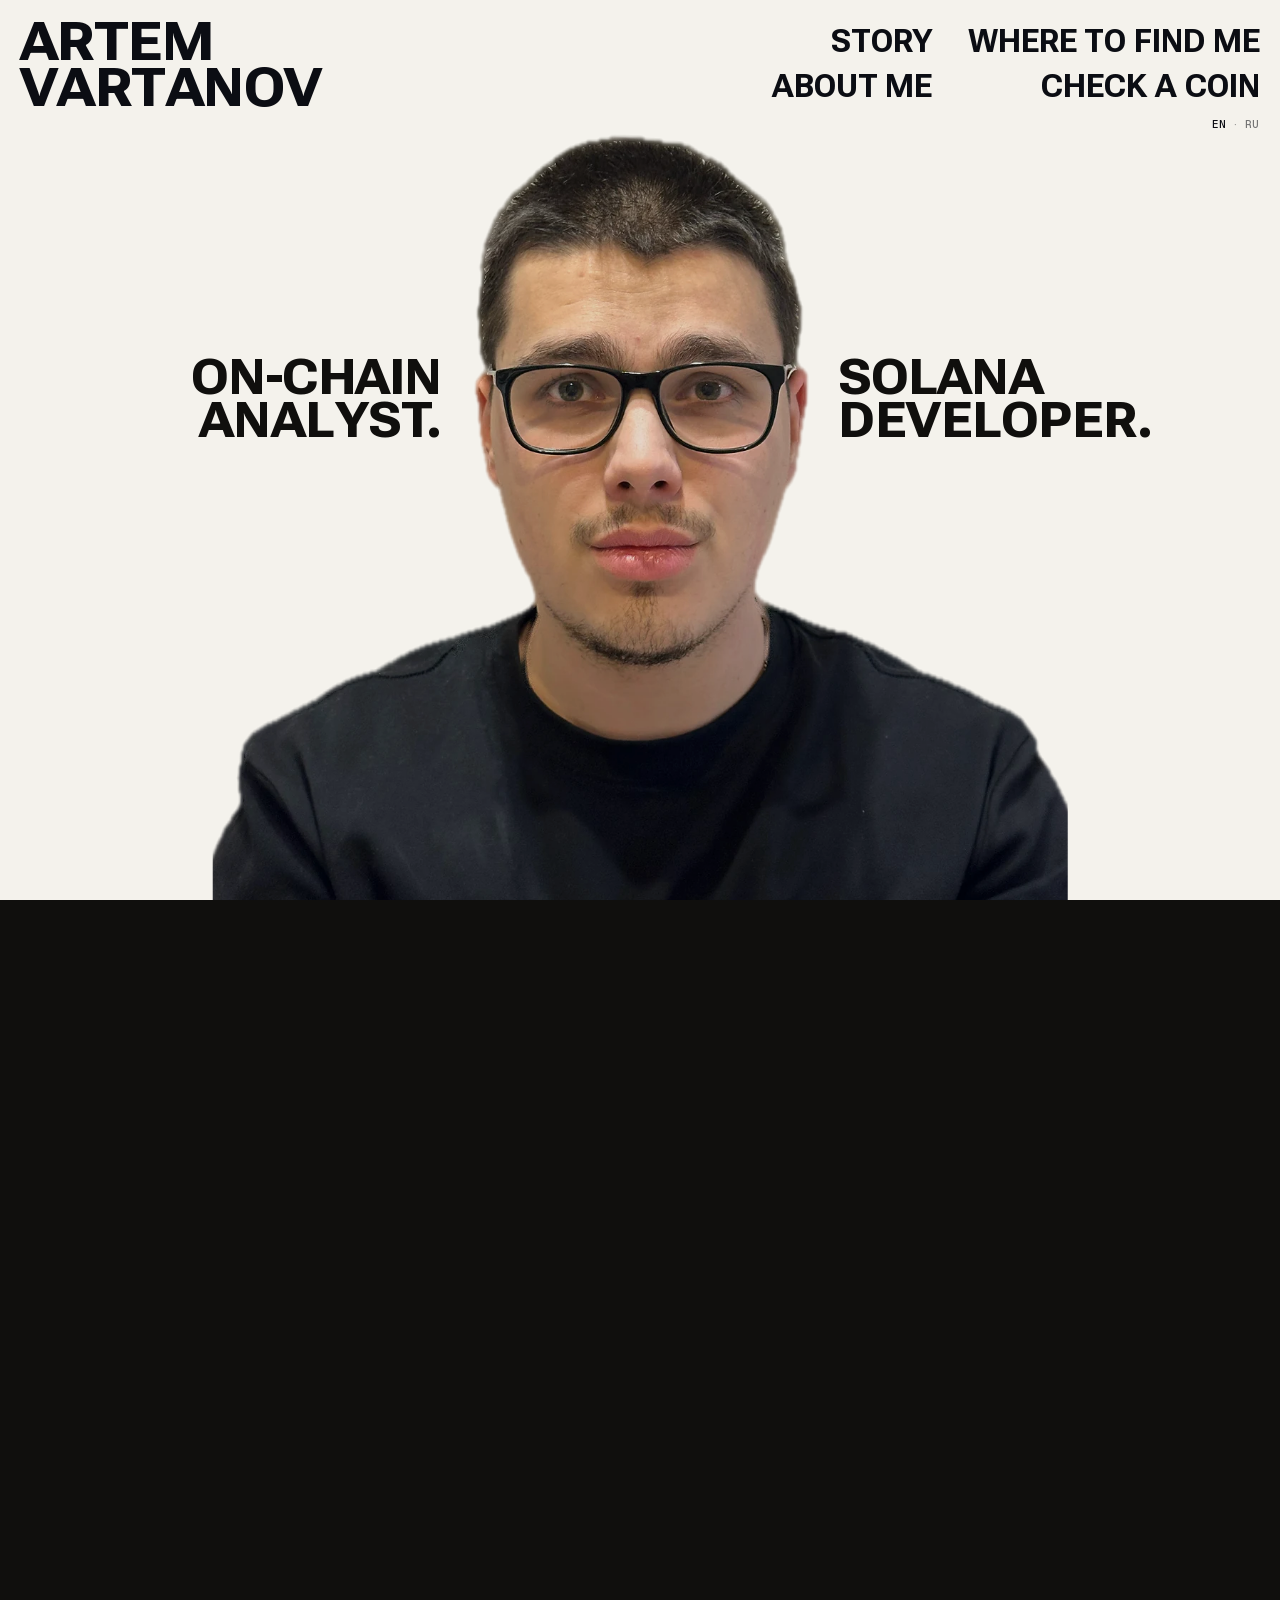
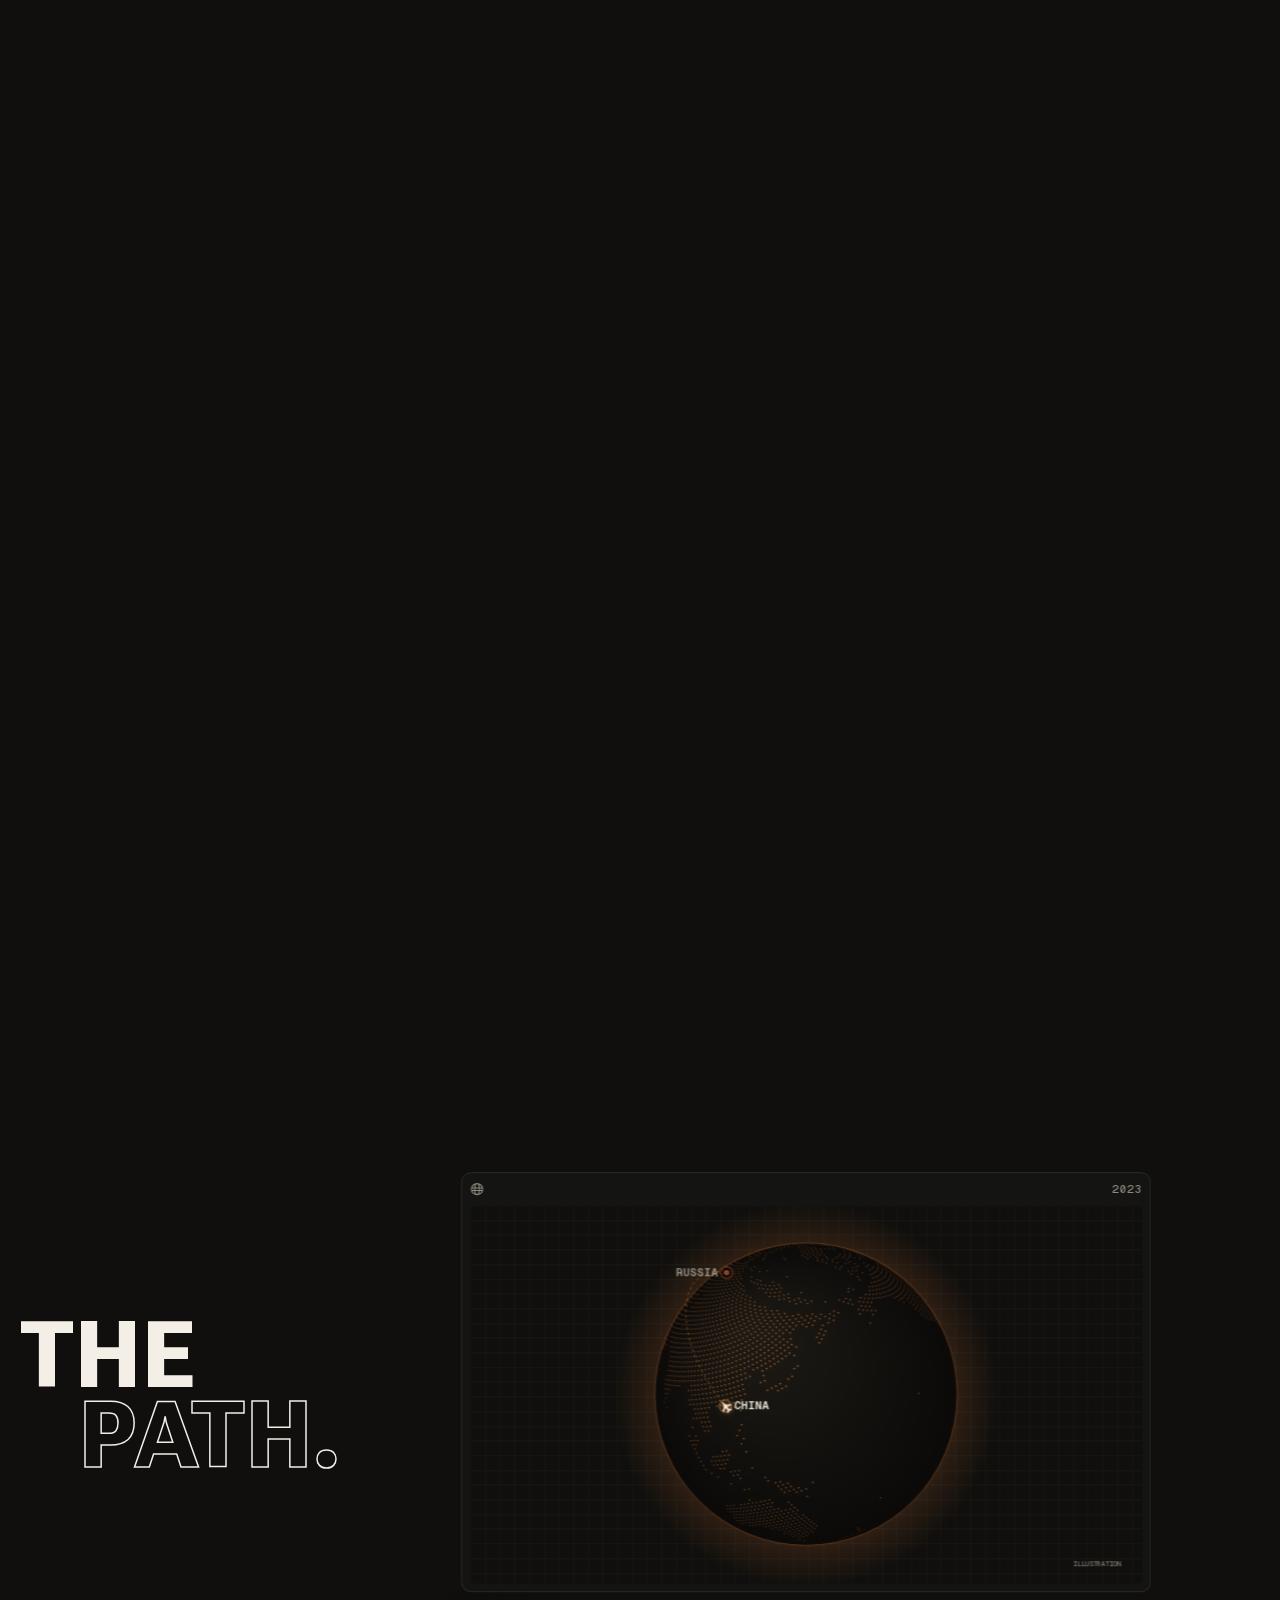
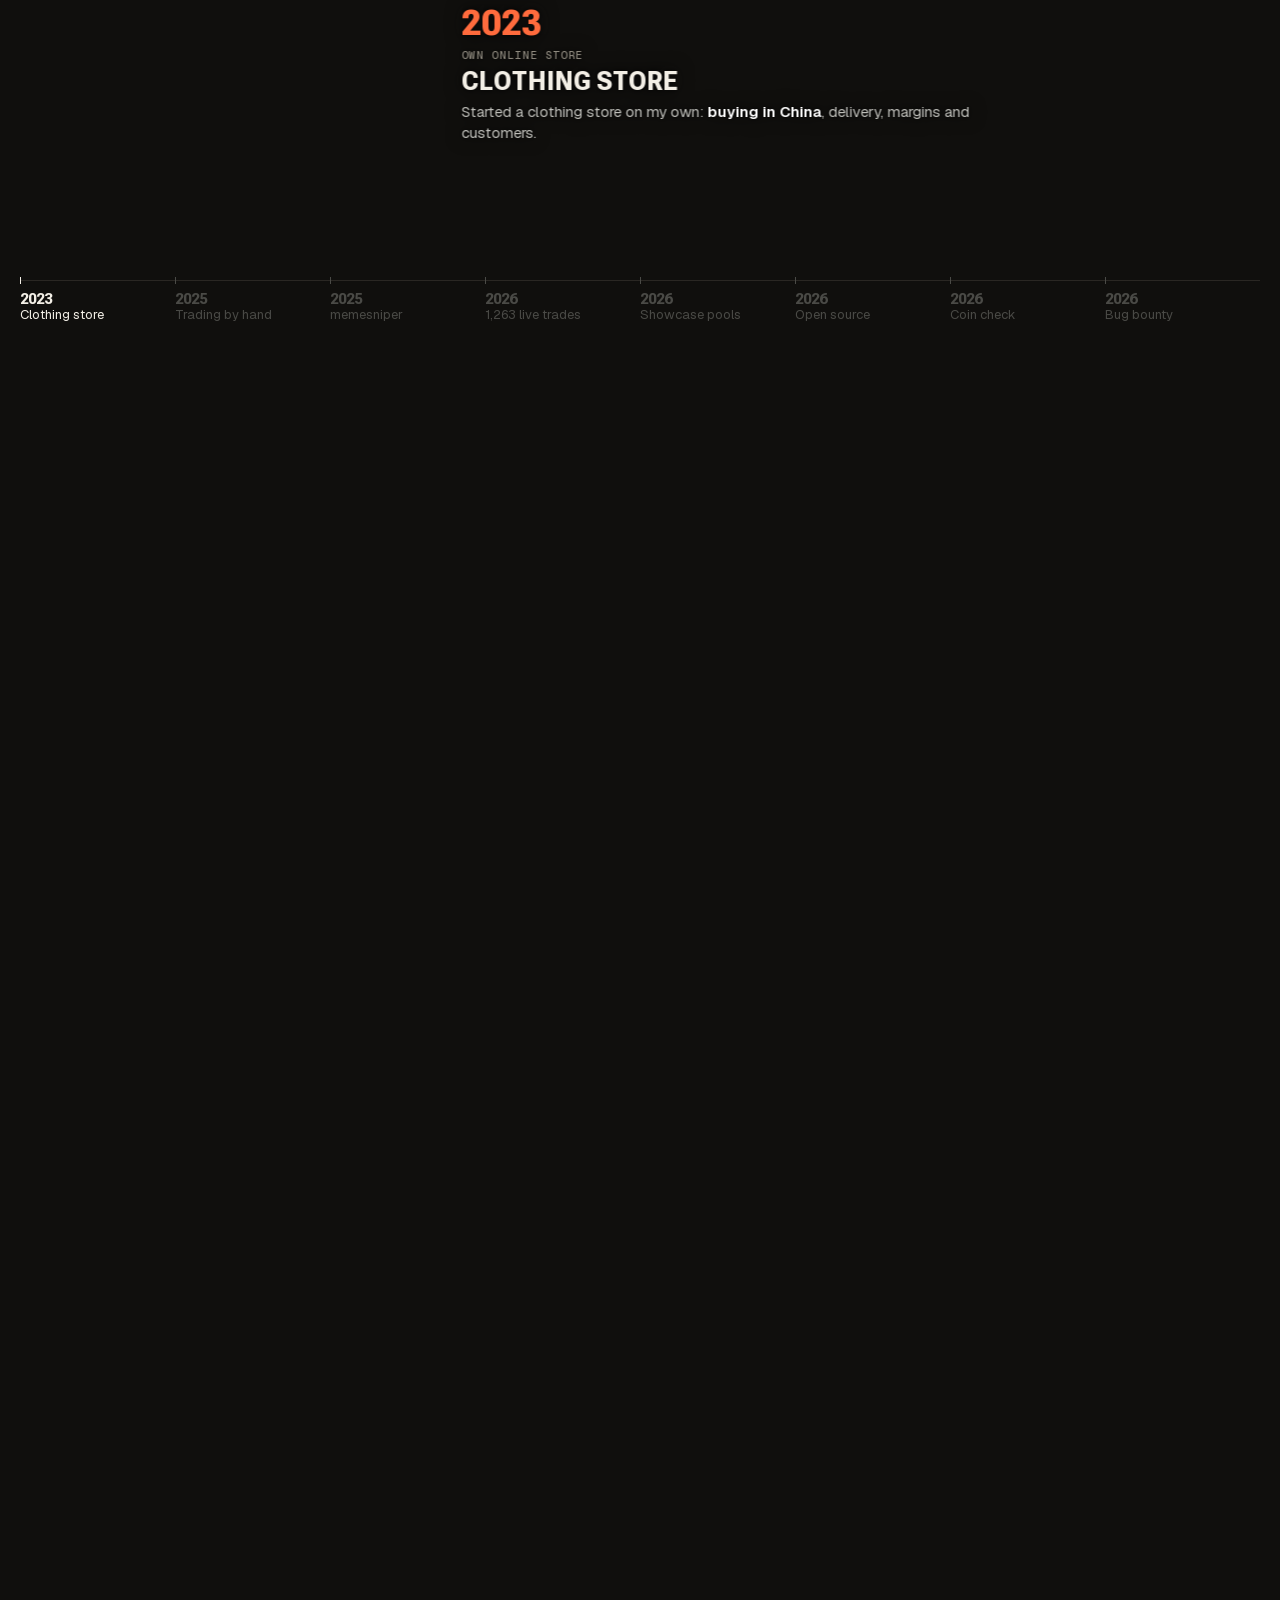
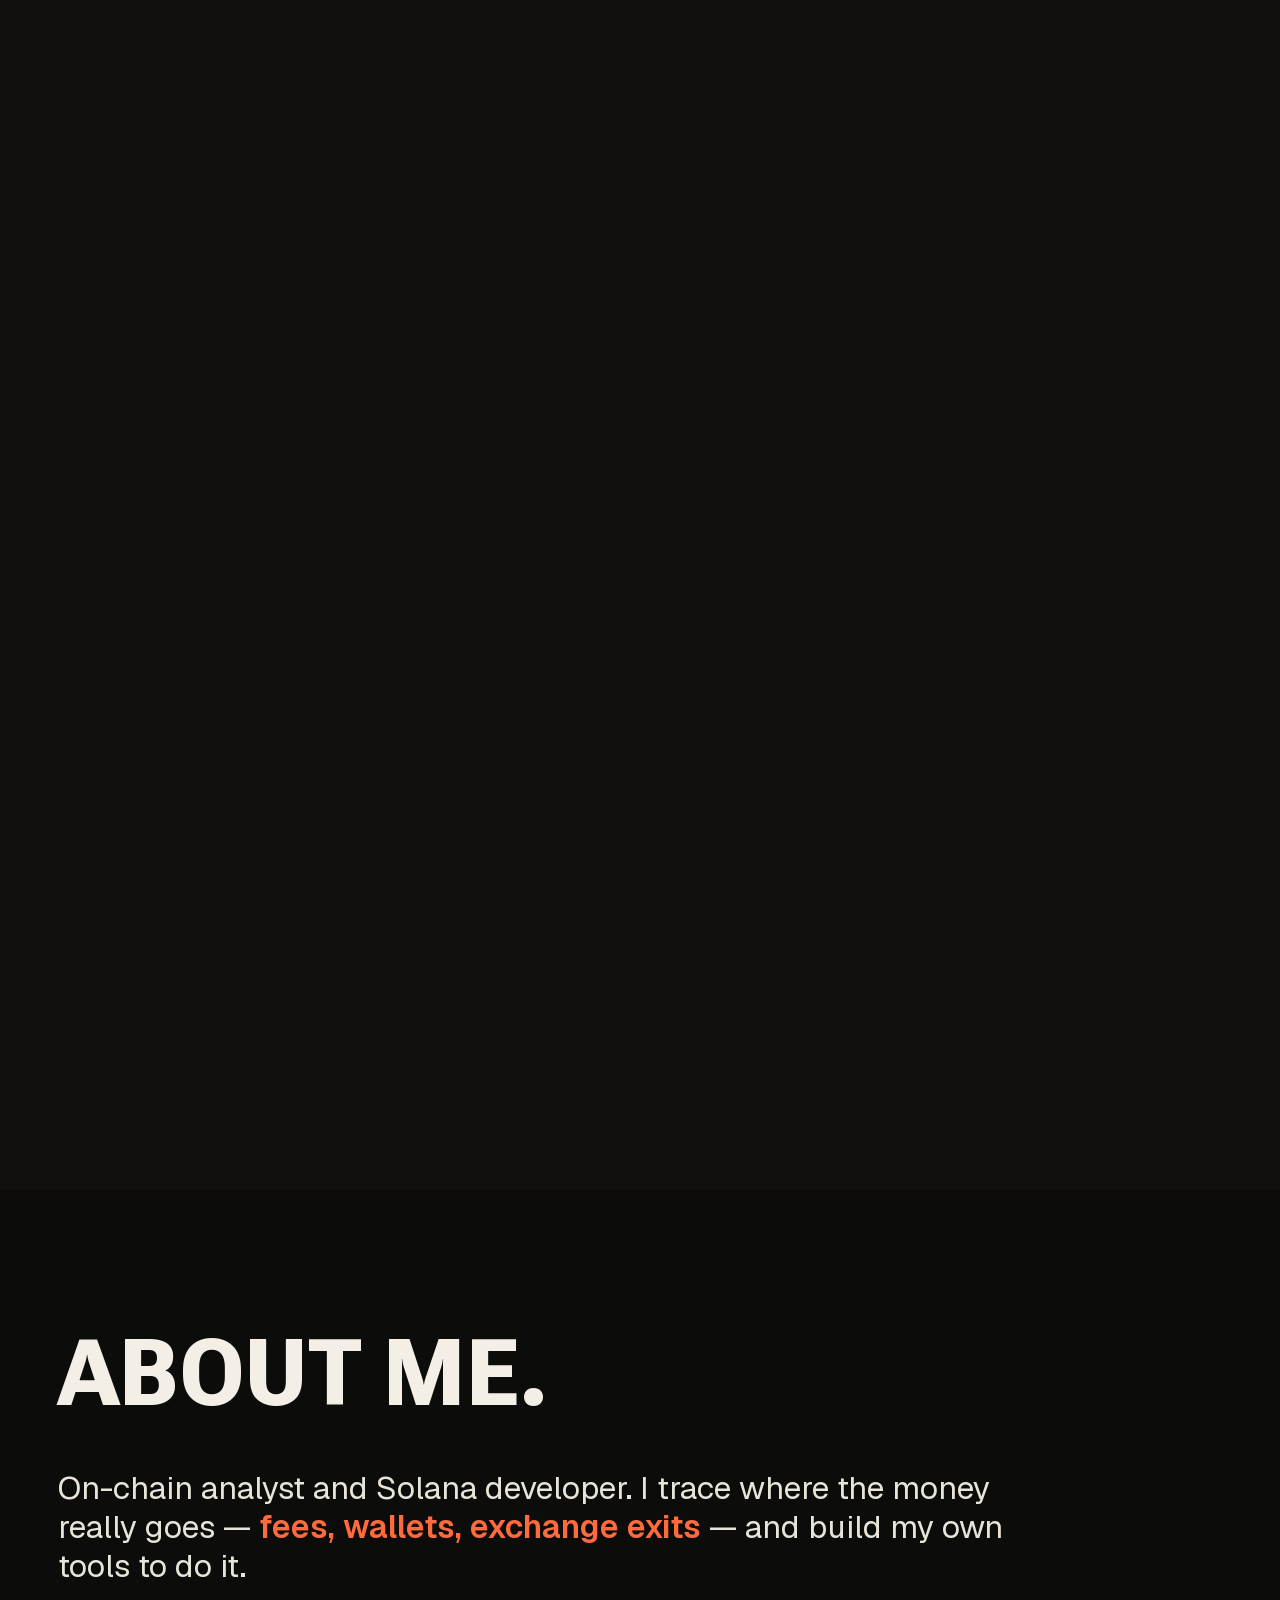
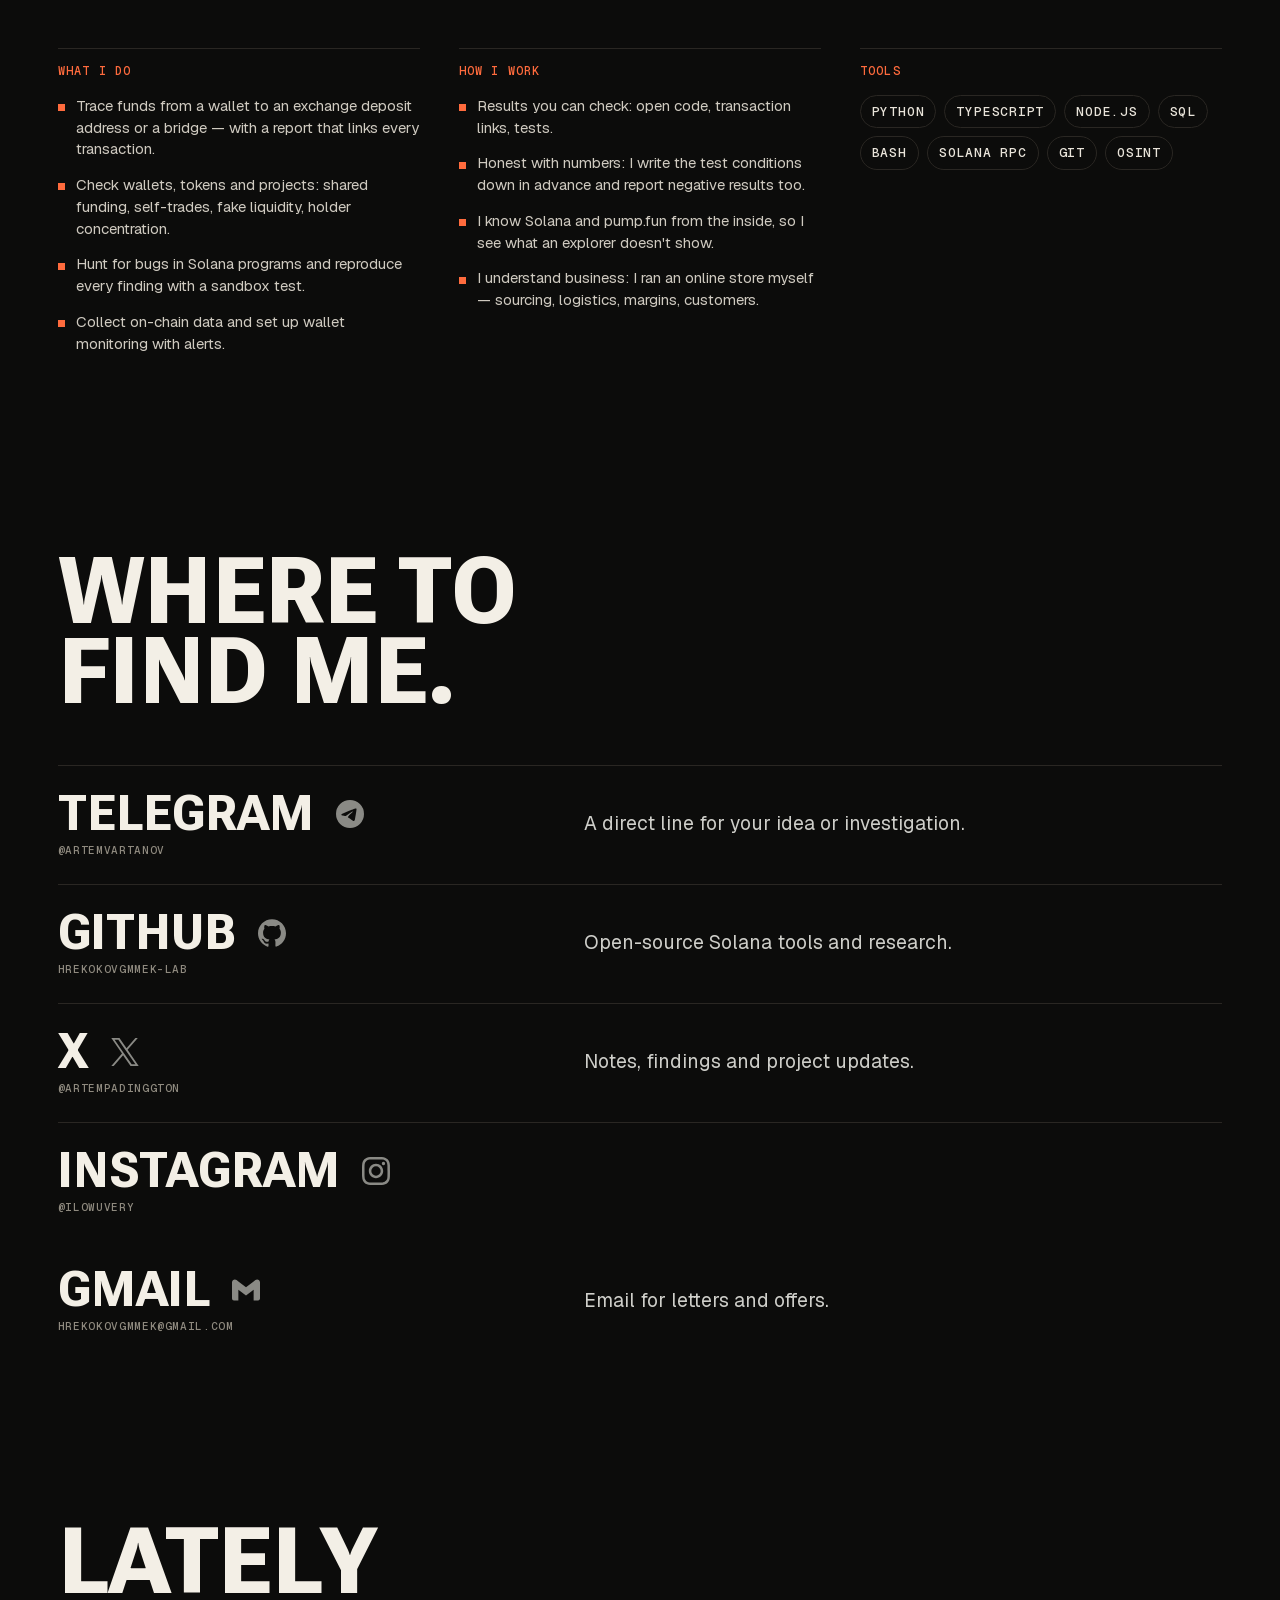
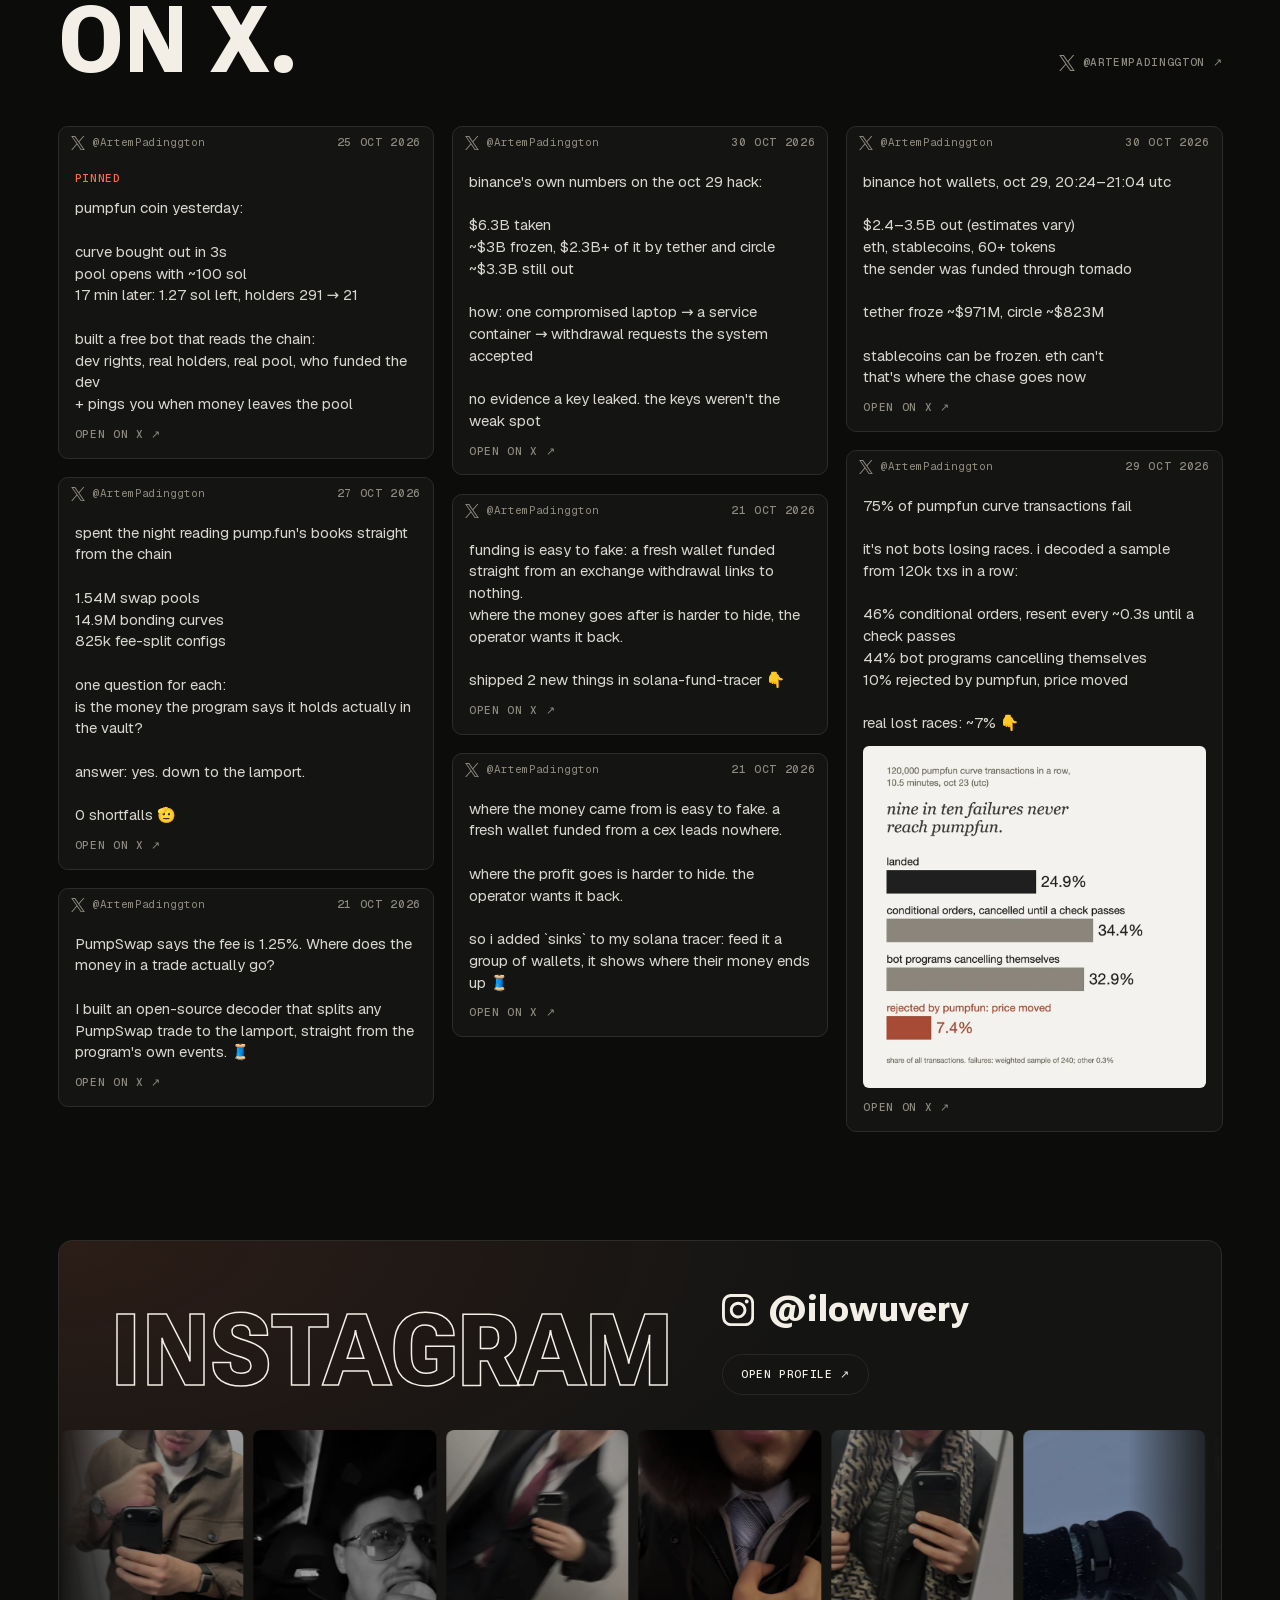
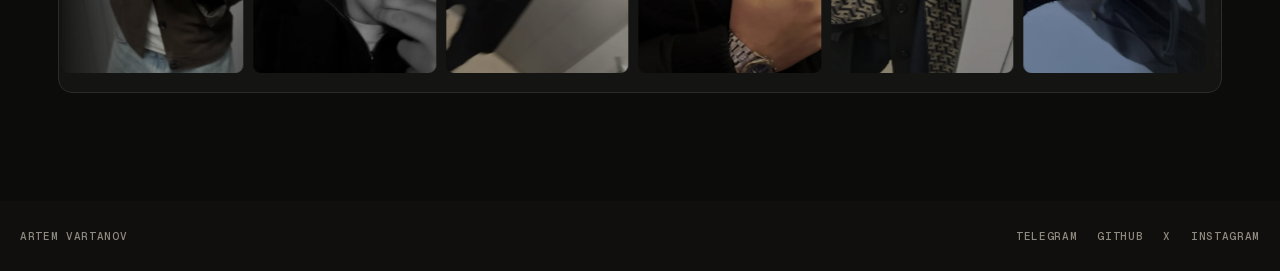
<file: about.html>
<!doctype html>
<html lang="en">
<head>
<meta charset="utf-8">
<meta name="viewport" content="width=device-width,initial-scale=1">
<title>Artem Vartanov</title>
<link rel="canonical" href="https://artemvartanov.com/#about">
<meta name="robots" content="noindex">
<script>location.replace("/#about");</script>
<noscript><meta http-equiv="refresh" content="0; url=/#about"></noscript>
<style>html{background:#100f0d;color:#f3efe6;font:16px/1.5 ui-sans-serif,system-ui,sans-serif;color-scheme:dark}body{margin:40px 16px}a{color:#f3efe6;text-decoration-color:#ff6b3d}</style>
</head>
<body><p><a href="/#about">artemvartanov.com</a></p></body>
</html>
</file>
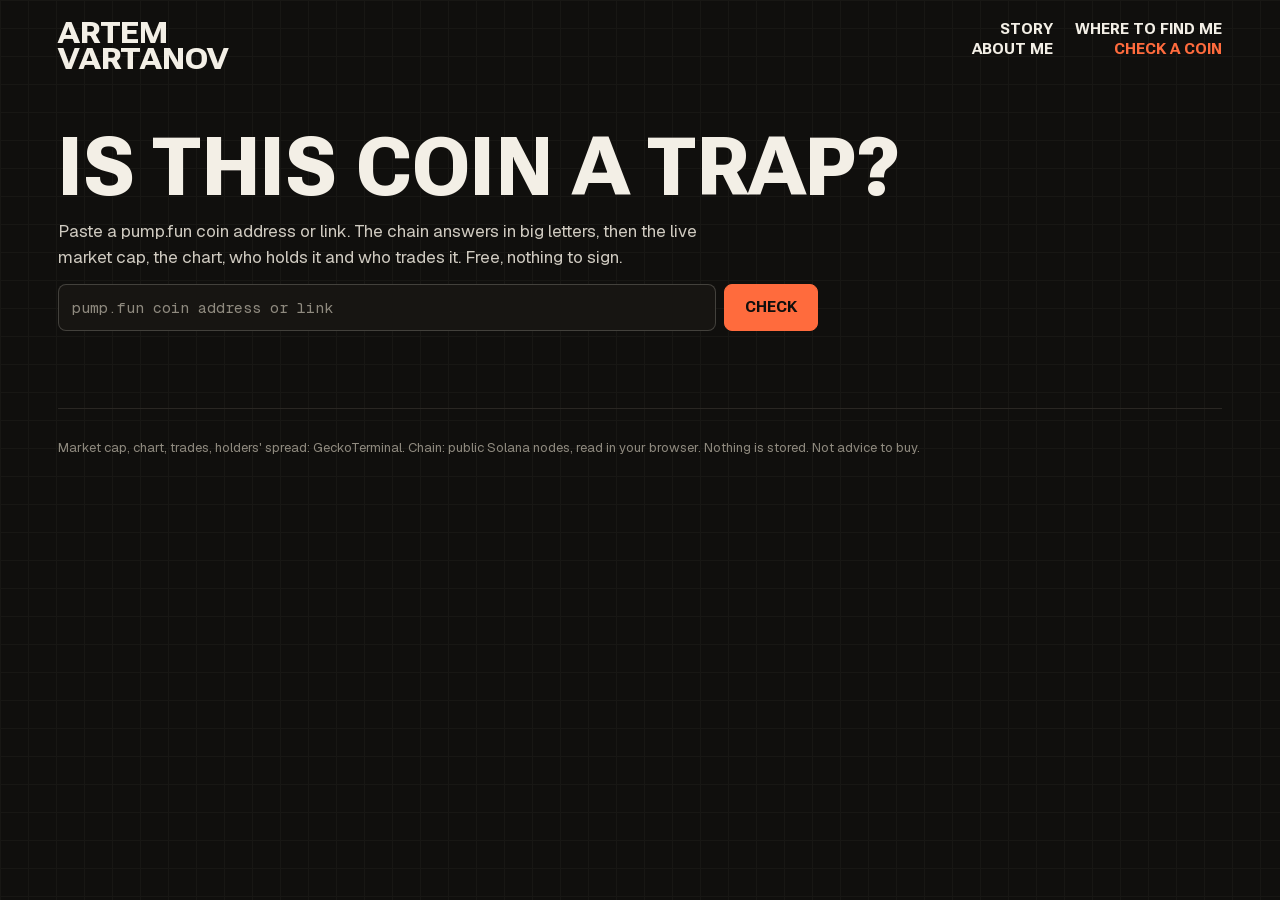
<file: check.html>
<!doctype html>
<html lang="en">
<head>
<meta charset="utf-8">
<meta name="viewport" content="width=device-width,initial-scale=1">
<title>Coin check · Artem Vartanov</title>
<link rel="canonical" href="https://artemvartanov.com/coin.html">
<meta name="robots" content="noindex">
<script>location.replace("coin.html" + location.search + location.hash);</script>
<noscript><meta http-equiv="refresh" content="0; url=coin.html"></noscript>
<style>html{background:#100f0d;color:#f3efe6;font:16px/1.5 ui-sans-serif,system-ui,sans-serif;color-scheme:dark}body{margin:40px 16px}a{color:#f3efe6;text-decoration-color:#ff6b3d}</style>
</head>
<body><p><a href="coin.html">artemvartanov.com</a></p></body>
</html>
</file>
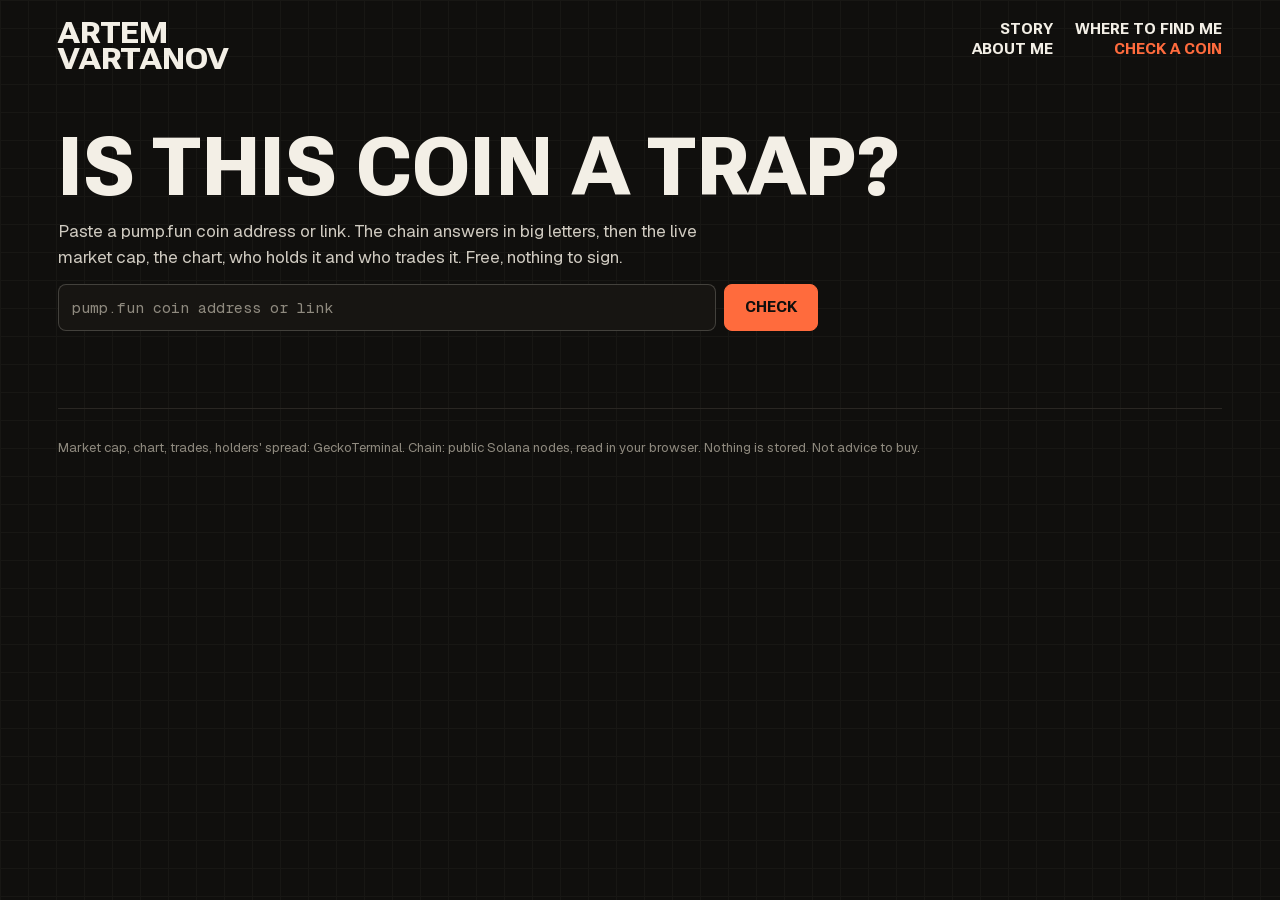
<file: coin.html>
<!doctype html>
<html lang="en" data-lang="en">
<head>
<meta charset="utf-8">
<script>(function(){var r=document.documentElement;r.setAttribute('data-lang','en');r.lang='en'})();</script>
<script>(function () {
  var root = document.documentElement, nav = navigator, net = nav.connection || {}, why = [], q = null, mq = null;
  try { q = new URLSearchParams(location.search).get('fx'); } catch (e) {}
  try { mq = matchMedia('(prefers-reduced-motion: reduce)'); } catch (e) {}
  if (q === '0') why.push('param');
  if (mq && mq.matches) why.push('motion');
  if (typeof WebGL2RenderingContext !== 'function') why.push('webgl');
  if (net.saveData) why.push('save-data');
  if (/(^|-)2g$/.test(net.effectiveType || '')) why.push('network');
  if (nav.deviceMemory && nav.deviceMemory < 4) why.push('memory');
  if (nav.deviceMemory && nav.hardwareConcurrency && nav.hardwareConcurrency < 4) why.push('cores');
  var FX = window.FX = { on: !why.length, why: why, test: q === 'test' };
  if (FX.on) root.classList.add('fx-on');
  FX.off = function (reason) {
    if (reason && why.indexOf(reason) < 0) why.push(reason);
    if (!FX.on) return;
    FX.on = false;
    root.classList.remove('fx-on');
    document.dispatchEvent(new CustomEvent('fx:off', { detail: { why: why.slice() } }));
  };
  if (mq) {
    var calm = function (e) { if (e.matches) FX.off('motion'); };
    if (mq.addEventListener) mq.addEventListener('change', calm); else if (mq.addListener) mq.addListener(calm);
  }
  var painted = null, mods = {};
  function afterPaint() {
    return painted || (painted = new Promise(function (go) {
      function next() { requestAnimationFrame(function () { setTimeout(go, 0); }); }
      if (document.readyState === 'complete') next(); else addEventListener('load', next, { once: true });
    }));
  }
  FX.use = function (name) {
    if (!FX.on) return Promise.resolve(null);
    return mods[name] || (mods[name] = afterPaint().then(function () { return FX.on ? import('./fx/' + name + '.js') : null; }));
  };
  if (FX.on && FX.test) FX.use('probe');
})();</script>
<script>(function(){try{if(/(^|[\s\/?=&#])[1-9A-HJ-NP-Za-km-z]{43,44}([\s\/?=&#]|$)/.test(new URLSearchParams(location.search).get('mint')||''))document.documentElement.classList.add('coin-link')}catch(e){}})();</script>
<meta name="viewport" content="width=device-width,initial-scale=1,viewport-fit=cover">
<title>Coin check · Artem Vartanov</title>
<meta name="description" content="Paste a pump.fun coin: a big verdict from the chain, the live market cap and chart, who holds it and who trades it. Free, nothing to sign, no keys.">
<meta name="theme-color" content="#100f0d">
<meta property="og:title" content="Is this pump.fun coin a trap? · Coin check">
<meta property="og:description" content="Paste a pump.fun coin: a big verdict from the chain, the live market cap and chart, who holds it and who trades it. Free, nothing to sign, no keys.">
<meta property="og:image" content="https://artemvartanov.com/og.png">
<meta property="og:url" content="https://artemvartanov.com/coin.html">
<link rel="canonical" href="https://artemvartanov.com/coin.html">
<link rel="icon" href="/favicon.svg" type="image/svg+xml">
<link rel="stylesheet" href="/css/fonts.css">
<link rel="preconnect" href="https://api.geckoterminal.com" crossorigin>
<link rel="preconnect" href="https://solana-rpc.publicnode.com" crossorigin>
<script defer src="https://telegram.org/js/telegram-web-app.js"></script>
<script defer src="lwc.js"></script>
<style>
:root{--paper:#100f0d;--ink:#f3efe6;--brick:#ff6b3d;--grey:#8f8a7f;--rule:#2a2723;--ochre:#f2b84b;--moss:#7fb069;--card:#171512;--sand:#3a352d;
  --edge:rgba(243,239,230,.2);--grid:#181714;--ease:cubic-bezier(.2,.7,.2,1);--mono:"Geist Mono",ui-monospace,"SF Mono",Menlo,monospace;
  --display:"Roboto Flex","Arial Narrow",sans-serif;--text:"Geist",ui-sans-serif,system-ui,sans-serif;color-scheme:dark}
*{box-sizing:border-box}
html{background:var(--paper);color:var(--ink);-webkit-text-size-adjust:100%;overflow-x:clip;
  background-image:linear-gradient(var(--grid) 1px,transparent 1px),linear-gradient(90deg,var(--grid) 1px,transparent 1px);background-size:28px 28px}
body{margin:0 auto;max-width:1240px;padding:0 max(16px,3vw) 40px;font:16px/1.5 var(--text);background:transparent}
:root[data-lang=en] [data-l=ru],:root[data-lang=ru] [data-l=en]{display:none}
[hidden]{display:none!important}
a{color:var(--ink);text-decoration-color:var(--brick);text-underline-offset:3px}
/* header as on the new home page: the name in two lines on the left, the menu on the right */
.top{display:flex;align-items:flex-start;gap:12px 28px;padding:20px 0 6px;flex-wrap:wrap}
.wm{display:block;font:850 30px/.86 var(--display);font-stretch:125%;letter-spacing:-.01em;text-transform:uppercase;text-decoration:none;color:var(--ink);white-space:nowrap}
.wm span{display:block}
.nav{display:grid;grid-template-columns:auto auto;column-gap:22px;margin-left:auto;font:750 15px/1.3 var(--display);font-stretch:112%;text-transform:uppercase;justify-items:end}
.nav a{text-decoration:none;color:var(--ink)}
.nav a:hover{text-decoration:underline;text-decoration-thickness:2px;text-underline-offset:4px}
.nav a:nth-of-type(1){grid-area:1/1} .nav a:nth-of-type(2){grid-area:2/1} .nav a:nth-of-type(3){grid-area:1/2} .nav a:nth-of-type(4){grid-area:2/2}
.nav a[aria-current=page]{color:var(--brick)}
.lang{display:flex;gap:2px;align-self:flex-start}
.lang button{font:500 12px var(--mono);letter-spacing:.06em;text-transform:uppercase;background:none;border:0;padding:4px 5px;color:var(--grey);cursor:pointer}
.lang button[aria-pressed=true]{color:var(--ink)}
@media (max-width:640px){.wm{font-size:24px}.lang{margin-left:auto}
  .nav{order:3;width:100%;margin:8px 0 0;justify-content:start;justify-items:start;column-gap:22px;font-size:13px}.nav a{white-space:nowrap}}
.hero h1{font:850 clamp(36px,6.4vw,80px)/.92 var(--display);text-transform:uppercase;letter-spacing:-.005em;margin:clamp(28px,6vh,64px) 0 14px}
.hero p{color:#cfcac0;margin:0;max-width:640px;font-size:17px}
body.has-coin .hero{display:none}
/* a coin opened from a link (COIN_EARLY): no welcome block from the first paint, the footer below the fold until the
   coin's place is taken, so that nothing on screen moves when the page script opens the coin; that script waits for
   telegram.org, seconds at times, so a line says what the page is doing */
.coin-link .hero{display:none}
.coin-link body:not(.has-coin) main{min-height:100vh}
.coin-link body:not(.has-coin) .status::before{content:"Loading the coin…"}
/* and the places of what the answers fill in, each gone as soon as it is taken: the recent coins' row and the verdict's
   note (the chain's answer brings both), the market's line and changes, the picture (until the answer about the token,
   when the holders' card shows, with data or without) */
.coin-link:has(.verdict.checking) .recent:empty{min-height:25px}
.coin-link .verdict.checking small,.coin-link .sub:empty{min-height:1.5em}
.coin-link .sub:empty+.chips{min-height:25.5px}
.coin-link:has(#spreadCard[hidden]) .who:has(.logo[hidden])::before{content:"";flex:none;width:56px;height:56px}
@media (max-width:560px){.coin-link .verdict.checking small,.coin-link .sub:empty{min-height:3em}}
.hero .more{margin:10px 0 0;font-size:15px}
form{display:flex;gap:8px;margin:14px 0 0;max-width:760px}
input{flex:1;min-width:0;font:15px/1.4 var(--mono);padding:12px 13px;border:1px solid var(--edge);background:var(--card);color:var(--ink);border-radius:8px}
input::placeholder{color:var(--grey)}
input:focus{outline:2px solid var(--brick);outline-offset:1px}
button.go{font:750 15px/1 var(--display);font-stretch:112%;text-transform:uppercase;padding:12px 20px;border:1px solid var(--brick);background:var(--brick);color:var(--paper);cursor:pointer;border-radius:8px}
button.go:hover{filter:brightness(1.08)}
.recent{display:flex;gap:8px;flex-wrap:wrap;margin:10px 0 0}
.recent button{font:13px var(--mono);background:var(--card);border:1px solid var(--rule);border-radius:999px;padding:4px 10px;cursor:pointer;color:var(--ink)}
.status{color:var(--grey);font-size:14px;min-height:1.5em;margin:10px 0 0}
.status.err{color:var(--brick)}
.verdict{margin:14px 0 0;padding:18px 20px;background:var(--grey);color:var(--paper);display:flex;flex-direction:column;gap:4px;border-radius:10px}
.verdict b{font:850 clamp(34px,7vw,64px)/1 var(--display);letter-spacing:-.005em;text-transform:uppercase}
.verdict span{font-size:15px;opacity:.95}
.verdict small{font-size:12px;opacity:.8}
.verdict.danger{background:var(--brick)} .verdict.warn{background:var(--ochre)} .verdict.ok{background:var(--moss)}
.head{display:flex;gap:16px;align-items:flex-start;flex-wrap:wrap;margin:18px 0 0}
.who{display:flex;gap:12px;align-items:flex-start;flex:1 1 300px;min-width:0}
.logo{width:56px;height:56px;object-fit:cover;border:1px solid var(--rule);background:var(--card);flex:none;border-radius:8px}
.coin h1{font:800 clamp(24px,4.5vw,36px)/1.1 var(--display);margin:0;letter-spacing:-.005em;overflow-wrap:anywhere}
.mint{font:12px var(--mono);color:var(--grey);background:none;border:0;padding:4px 0;cursor:pointer;text-align:left;overflow-wrap:anywhere}
.socials{display:flex;gap:10px;font-size:13px;flex-wrap:wrap}
.pricebox{flex:1 1 260px;min-width:0}
.mc{display:flex;align-items:baseline;gap:10px;flex-wrap:wrap}
.mc b{font:800 clamp(36px,7vw,58px)/1 var(--display);font-variant-numeric:tabular-nums;letter-spacing:-.01em;transition:color .6s}
.mc b.up{color:var(--moss)} .mc b.down{color:var(--brick)}
.mc em{font-style:normal;color:var(--grey);font-size:13px}
.live{font-size:12px;color:var(--grey);display:inline-flex;align-items:center;gap:6px}
.live i{width:7px;height:7px;border-radius:50%;background:var(--moss);display:inline-block;animation:pulse 2s infinite}
.sub{color:var(--grey);font-size:14px;margin:4px 0 6px;font-variant-numeric:tabular-nums}
.chips{display:flex;gap:6px;flex-wrap:wrap}
.chip{font:13px var(--mono);padding:3px 9px;border:1px solid var(--rule);border-radius:999px;font-variant-numeric:tabular-nums}
.chip.up{color:var(--moss)} .chip.down{color:var(--brick)}
.grid{display:flex;flex-direction:column;gap:22px;margin:20px 0 0}
.col{display:contents}
@media (min-width:980px){.grid{display:grid;grid-template-columns:minmax(0,1.6fr) minmax(0,1fr);gap:28px;align-items:start}
  .col{display:flex;flex-direction:column;gap:22px}}
.card{border-top:1px solid var(--edge);padding:12px 0 0;min-width:0}
.card h2{font:750 15px/1.3 var(--display);font-stretch:112%;text-transform:uppercase;letter-spacing:.01em;margin:0 0 4px}
.hint{color:var(--grey);font-size:13px;margin:0 0 10px}
.src{color:var(--grey);font-size:12px;margin:8px 0 0}
.tiles{display:grid;grid-template-columns:repeat(3,1fr);gap:1px;background:var(--rule);border:1px solid var(--rule)}
.tiles div{background:var(--paper);padding:8px 10px;min-width:0}
.tiles span{display:block;color:var(--grey);font-size:12px;text-transform:lowercase;line-height:1.25}
.tiles b{font-weight:500;font-size:18px;font-variant-numeric:tabular-nums;overflow-wrap:anywhere}
.tiles .danger b{color:var(--brick)} .tiles .warn b{color:var(--ochre)} .tiles .ok b{color:var(--moss)}
.panel{background:var(--paper);border-bottom:1px solid var(--rule)}
.tfs{display:flex;gap:2px;align-items:center;border-bottom:1px solid var(--rule);overflow-x:auto;scrollbar-width:none}
.tfs::-webkit-scrollbar{display:none}
.tfs button{font:13px var(--mono);background:none;border:0;padding:9px 9px 7px;color:var(--grey);cursor:pointer;white-space:nowrap;border-bottom:2px solid transparent;margin-bottom:-1px}
.tfs button[aria-pressed=true]{color:var(--ink);border-color:var(--brick)}
.tfs button:hover{color:var(--ink)}
.tfs .sep{flex:1}
.tfs #mode{color:var(--ink);border:1px solid var(--edge);border-radius:6px;padding:3px 9px;margin:0 2px 0 6px;border-bottom-width:1px}
.tfs #fit{color:var(--ink);font-size:15px;padding:3px 8px}
/* the chart runs edge to edge of the window, past the page column */
.chartcard{margin:20px calc(50% - 50vw) 0;width:100vw;max-width:100vw;padding:10px 16px 0}
.chartwrap{position:relative;height:clamp(380px,62vh,620px)}
.chart{position:absolute;inset:0}
.legend{position:absolute;left:4px;top:6px;z-index:3;font:11px var(--mono);color:var(--grey);pointer-events:none;white-space:nowrap;overflow:hidden;max-width:calc(100% - 80px)}
.legend b{font-weight:400;color:var(--ink)}
.legend .up{color:var(--moss)} .legend .down{color:var(--brick)}
.legend .lbl{color:var(--ink);margin-right:4px}
.chartnote{position:absolute;left:0;right:0;top:45%;text-align:center;color:var(--grey);font-size:14px;margin:0;pointer-events:none;z-index:2}
.stack{display:flex;height:26px;border:1px solid var(--rule);background:var(--card)}
.stack i{display:block;height:100%;transition:width .9s var(--ease)}
.keys{list-style:none;padding:0;margin:8px 0 0;display:grid;grid-template-columns:repeat(2,1fr);gap:4px 12px;font-size:13px}
.keys li{display:flex;align-items:center;gap:6px;font-variant-numeric:tabular-nums}
.keys s{width:10px;height:10px;display:inline-block;flex:none}
.rows{display:flex;flex-direction:column;gap:7px}
.row{display:grid;grid-template-columns:52px minmax(0,1fr) auto;gap:8px;align-items:center;font-size:13px;font-variant-numeric:tabular-nums}
.row .n{text-align:right;color:var(--grey);white-space:nowrap}
.split{display:flex;height:16px;background:var(--rule)}
.split i{display:block;height:100%;transition:width .9s var(--ease)}
.split .b{background:var(--moss)} .split .s{background:var(--brick)}
.fly{display:grid;grid-template-columns:1fr 78px 1fr;gap:6px;align-items:center;font-size:12px;font-variant-numeric:tabular-nums}
.fly .l{display:flex;justify-content:flex-end;align-items:center;gap:5px} .fly .r{display:flex;align-items:center;gap:5px}
.fly .mid{text-align:center;color:var(--grey)}
.fly i{display:block;height:14px;transition:width .9s var(--ease)}
.fly .l i{background:var(--brick)} .fly .r i{background:var(--moss)}
.whale{display:grid;grid-template-columns:86px 1fr 74px;gap:8px;align-items:center;font-size:13px;font-variant-numeric:tabular-nums}
.whale a{font:12px var(--mono)}
.whale .net{text-align:right}
.up{color:var(--moss)} .down{color:var(--brick)}
.flow svg{display:block;width:100%;height:150px;background:var(--card);border:1px solid var(--rule)}
.flowsum{font-size:15px;margin:0 0 8px;font-variant-numeric:tabular-nums}
.progress{height:18px;border:1px solid var(--edge);background:var(--card);position:relative}
.progress i{position:absolute;left:0;top:0;bottom:0;background:var(--moss);transition:width 1s var(--ease)}
.progress span{position:absolute;right:6px;top:-1px;font-size:12px;font-variant-numeric:tabular-nums}
.empty{color:var(--grey);font-size:14px;padding:18px 0;text-align:center}
.buy{display:grid;grid-template-columns:repeat(2,1fr);gap:8px}
.buy a{display:block;text-align:center;padding:11px 8px;border:1px solid var(--edge);border-radius:8px;text-decoration:none;transition:background .2s,color .2s,border-color .2s}
.buy a:hover,.buy a:active{background:var(--ink);color:var(--paper)}
.buy a.ref::after{content:" ·";color:var(--brick)}
.fine{color:var(--grey);font-size:13px;margin:8px 0 0}
.feed{list-style:none;padding:0;margin:0}
.feed li{display:grid;grid-template-columns:auto 1fr auto;gap:10px;align-items:baseline;padding:6px 0;border-bottom:1px solid var(--rule);font-size:14px}
.feed li.new{animation:slide .6s var(--ease)}
.feed .side{font-size:12px;width:52px}
.feed .buy-s{color:var(--moss)} .feed .sell-s{color:var(--brick)}
.feed .amt{font-variant-numeric:tabular-nums}
.feed .ago{color:var(--grey);font-size:12px;font-variant-numeric:tabular-nums}
.flags{list-style:none;padding:0;margin:0}
.flags li{position:relative;padding:5px 0 5px 20px;border-bottom:1px solid var(--rule);font-size:14px}
.flags li::before{content:"";position:absolute;left:2px;top:12px;width:8px;height:8px;border-radius:50%;background:var(--grey)}
.flags li.danger::before{background:var(--brick)} .flags li.warn::before{background:var(--ochre)} .flags li.info::before{background:var(--rule);border:1px solid var(--grey)}
/* only the facts table: the chart library draws inside a table of its own, and a 46% first column there left the
   left half of the chart empty */
.facts{border-collapse:collapse;width:100%;font-size:14px;margin:8px 0 0}
.facts td{padding:6px 8px 6px 0;border-bottom:1px solid var(--rule);vertical-align:top;overflow-wrap:anywhere}
.facts td:first-child{color:var(--grey);width:46%}
.reveal{opacity:0;transform:translateY(10px);animation:rise .7s var(--ease) forwards}
footer{margin:36px 0 0;padding:16px 0 0;border-top:1px solid var(--rule);color:var(--grey);font-size:13px}
@keyframes rise{to{opacity:1;transform:none}}
@keyframes pulse{0%,100%{opacity:1}50%{opacity:.25}}
@keyframes slide{from{opacity:0;transform:translateY(-8px);background:rgba(255,138,61,.14)}to{opacity:1;transform:none;background:transparent}}
@media (prefers-reduced-motion:reduce){*,*::before,*::after{animation:none!important;transition:none!important}
  .reveal{opacity:1;transform:none}}
@media (max-width:560px){.chartwrap{height:360px} .legend{font-size:10px} .tiles b{font-size:16px} .row{grid-template-columns:44px minmax(0,1fr) auto;font-size:12px}}
</style>
</head>
<body>
<header class="top">
  <a class="wm" href="/" aria-label="Artem Vartanov"><span>Artem</span><span>Vartanov</span></a>
  <nav class="nav" aria-label="site"><a href="/#story"><span data-l="en">Story</span></a><a href="/#about"><span data-l="en">About me</span></a><a href="/#today"><span data-l="en">Where to find me</span></a><a href="coin.html" aria-current="page"><span data-l="en">Check a coin</span></a></nav>
</header>

<main>
<section class="hero">
  <h1><span data-l="en">Is this coin a trap?</span></h1>
  <p data-l="en">Paste a pump.fun coin address or link. The chain answers in big letters, then the live market cap, the chart, who holds it and who trades it. Free, nothing to sign.</p>
</section>
<form id="form" autocomplete="off">
  <label for="q" hidden><span data-l="en">coin address</span></label>
  <input id="q" spellcheck="false" autocapitalize="off" placeholder="pump.fun coin address or link">
  <button class="go" type="submit"><span data-l="en">Check</span></button>
</form>
<div class="recent" id="recent"></div>
<noscript><p class="status err"><span data-l="en">The page needs JavaScript.</span></p></noscript>
<p class="status" id="status" role="status" aria-live="polite"></p>

<div id="coin" hidden>
  <section class="verdict reveal" id="verdict" aria-live="polite"><b id="vText"></b><span id="vWhy"></span><small id="vNote"></small></section>
  <section class="head reveal">
    <div class="who"><img class="logo" id="logo" alt="" hidden referrerpolicy="no-referrer">
      <div class="coin"><h1 id="title"></h1><button class="mint" id="mintBtn" type="button" title="copy"></button><div class="socials" id="socials"></div></div></div>
    <div class="pricebox">
      <div class="mc"><b id="price">…</b><em><span data-l="en">market cap</span></em><span class="live"><i></i><span data-l="en">live</span></span></div>
      <div class="sub" id="sub"></div>
      <div class="chips" id="chips"></div>
    </div>
  </section>
  <section class="card reveal chartcard">
    <div class="panel">
      <div class="tfs" role="group" aria-label="timeframe"><button type="button" data-tf="1s" aria-pressed="false">1s</button><button type="button" data-tf="15s" aria-pressed="false">15s</button><button type="button" data-tf="30s" aria-pressed="false">30s</button><button type="button" data-tf="1m" aria-pressed="true">1m</button><button type="button" data-tf="5m" aria-pressed="false">5m</button><button type="button" data-tf="15m" aria-pressed="false">15m</button><button type="button" data-tf="1h" aria-pressed="false">1h</button><span class="sep"></span><button type="button" id="fit" title="fit the whole width">⤢</button><button type="button" id="mode" title="market cap / price">MC</button></div>
      <div class="chartwrap"><div class="chart" id="chart"></div><div class="legend" id="legend"></div><p class="chartnote" id="chartNote"></p></div>
    </div>
  </section>
  <div class="grid">
    <div class="col">
<section class="card reveal" id="flowCard" style="order:6" hidden>
      <h2><span data-l="en">Money in and out</span></h2><p class="hint" data-l="en">Every buy adds its dollars, every sell takes them away. The line goes up while more money comes in than leaves.</p>
      <div class="flow" id="flow"></div>
    </section>
<section class="card reveal" id="sizeCard" style="order:8" hidden>
      <h2><span data-l="en">Trade sizes</span></h2><p class="hint" data-l="en">Who is trading now: small buyers or whales. Big red bars at the bottom mean large sells.</p>
      <div id="sizes"></div>
    </section>
<section class="card reveal" id="whaleCard" style="order:9" hidden>
      <h2><span data-l="en">Biggest wallets right now</span></h2><p class="hint" data-l="en">Wallets with the most money in the latest trades: green bought, red sold, the number is what they put in or took out.</p>
      <div id="whales"></div>
    </section>
<section class="card reveal" style="order:10">
      <h2><span data-l="en">Latest trades</span></h2>
      <ul class="feed" id="feed"></ul>
    </section>
    </div>
    <div class="col">
<section class="card reveal" style="order:2">
      <h2><span data-l="en">Key numbers</span></h2>
      <div class="tiles" id="tiles"></div>
    </section>
<section class="card reveal" style="order:3">
      <h2><span data-l="en">Buy</span></h2>
      <div class="buy" id="buy"></div>
      <p class="fine" id="signup"></p>
      <p class="fine" data-l="en">Opens a trading terminal with this coin. Nothing is bought here and no keys are asked for.</p>
    </section>
<section class="card reveal" id="spreadCard" style="order:4" hidden>
      <h2><span data-l="en">Who holds the coin</span></h2><p class="hint" data-l="en">How the supply is spread. The bigger the red part, the fewer wallets can crash the price by selling.</p>
      <div id="spread"></div>
    </section>
<section class="card reveal" id="pressCard" style="order:5" hidden>
      <h2><span data-l="en">Buys against sells</span></h2><p class="hint" data-l="en">Number of trades in each window: green buys, red sells. More green means buyers are in charge.</p>
      <div id="press"></div>
    </section>
<section class="card reveal" id="curveCard" style="order:7" hidden>
      <h2><span data-l="en">pump.fun curve</span></h2><p class="hint" data-l="en">How much of the coin is sold on its launch curve.</p>
      <div id="curve"></div>
    </section>
<section class="card reveal" id="check" style="order:11" hidden>
      <h2><span data-l="en">On-chain check</span></h2>
      <ul class="flags" id="flags"></ul>
      <table class="facts"><tbody id="facts"></tbody></table>
      <p class="fine" id="checkNote"></p>
      <p class="fine"><a id="botlink" href="#" data-ext><span data-l="en">Holders by wallet and alerts are in the Telegram bot</span></a></p>
    </section>
    </div>
  </div>
</div>
</main>

<footer><p data-l="en">Market cap, chart, trades, holders' spread: GeckoTerminal. Chain: public Solana nodes, read in your browser. Nothing is stored. Not advice to buy.</p></footer>
<script type="module">const PAGE_RPC = "https://solana-rpc.publicnode.com", HOLDERS_RPC = "https://public.rpc.solanavibestation.com/", BOT = "artem_coinchek_bot", REFS = {"gmgn": "Ri639FUK", "axiom": "https://axiom.trade/@peni3", "trojan": "https://trojan.com/@ArtemVartanov", "pump": "AjarTestedFibre"}, LABELS = {
"_about":"Public labels for the pump.fun coin check: terminals (programs and fee wallets) and exchange/bridge wallets. Built by build_labels.py from a white list.",
"terminals":{
"2416yFoX5ep69Ae8u4EoWN2b1jRMC8diygQDf4zqNAQG":"Ave.ai",
"2jwHNxavSoMZMEDbT1eV9PcPt5dDcayCqM6MkgaPpmWQ":"Trojan",
"3F72P7DKhYUZtTtz7WcgTcqcTe8trr2z8TBRw2mVXtnr":"pump.fun app",
"3Pu1V4duyLyVpAJue1kLAfr74nGjQ3JDzj3aJjnoEXuL":"Looter",
"3kxSQybWEeQZsMuNWMRJH4TxrhwoDwfv41TNMLRzFP5A":"MevX",
"3t9EKmRiAUcQUYzTZpNojzeGP1KBAVEEbDNmy6wECQpK":"GMGN",
"47hEzz83VFR23rLTEeVm9A7eFzjJwjvdupPPmX3cePqF":"Banana Gun",
"4DGMLhJqTBAB9xs1FodvXrfbdo5YqPSfDRaK1KZFXd1V":"MevX",
"4FobGn5ZWYquoJkxMzh2VUAWvV36xMgxQ3M7uG1pGGhd":"Axiom",
"4Lpvp1q69SHentfYcMBUrkgvppeEx6ovHCSYjg4UYXiq":"MevX",
"4V65jvcDG9DSQioUVqVPiUcUY9v6sb6HKtMnsxSKEz5S":"Axiom",
"4kuG6NsAFJNwqEkac8GFDMMheCGKUPEbaRVHHyFHSwWz":"Axiom",
"4mih95RmBqfHYvEfqq6uGGLp1Fr3gVS3VNSEa3JVRfQK":"RayBot",
"4vfFG2xGZsjXQgA6ZCTzA1PgUGLppFHY9eGnh3ZVGUuz":"Sol Trading Bot",
"5BqYhuD4q1YD3DMAYkc1FeTu9vqQVYYdfBAmkZjamyZg":"Axiom",
"5L2QKqDn5ukJSWGyqR4RPvFvwnBabKWqAqMzH4heaQNB":"Axiom",
"65gDv7pZQCZELsNpNYSFEBtNFpWZAbxmRFB6BGMqFkHH":"Trojan",
"6TxjC5wJzuuZgTtnTMipwwULEbMPx5JPW3QwWkdTGnrn":"GMGN",
"6Vo3245eszAb5wuqEMw8mGdbfRUdKbHhDHP5LcaGuTAB":"pump.fun app",
"6m2CDdhRgxpH4WjvdzxAYbGxwdGUz5MziiL5jek2kBma":"OKX DEX",
"76sxKrPtgoJHDJvxwFHqb3cAXWfRHFLe3VpKcLCAHSEf":"Axiom",
"7HeD6sLLqAnKVRuSfc1Ko3BSPMNKWgGTiWLKXJF31vKM":"Bloom",
"7LCZckF6XXGQ1hDY6HFXBKWAtiUgL9QY5vj1C4Bn1Qjj":"Axiom",
"7oi1L8U9MRu5zDz5syFahsiLUric47LzvJBQX6r827ws":"Axiom",
"7sHXjs1j7sDJGVSMSPjD1b4v3FD6uRSvRWfhRdfv5BiA":"GMGN",
"846ah7iBSu9ApuCyEhA5xpnjHHX7d4QJKetWLbwzmJZ8":"Axiom",
"86Vh4XGLW2b6nvWbRyDs4ScgMXbuvRCHT7WbUT3RFxKG":"Axiom",
"8jgg7moFJkHyTtAv9M6RBSPMp2oXeXhuiUMKW8YbYCWn":"Trojan",
"8m5GkL7nVy95G4YVUbs79z873oVKqg2afgKRmqxsiiRm":"Axiom",
"8vFGAKdwpn4hk7kc1cBgfWZzpyW3MEMDATDzVZhddeQb":"Axiom",
"92Med3qeK7duC5iiYsHX38H2f2twJfRsSx93oNrza2VH":"Trojan",
"96aFQc9qyqpjMfqdUeurZVYRrrwPJG2uPV6pceu4B1yb":"Sol Trading Bot",
"9Fox6i7oT8p4qHn76Qj3dks8RRMGsXQyfMSBScA5yVyX":"Padre",
"9cSuF94JWPb1HQzWMcifJzkoggwAtfjsojcUqny5XuJy":"Shuriken",
"9kPrgLggBJ69tx1czYAbp7fezuUmL337BsqQTKETUEhP":"Axiom",
"9yMwSPk9mrXSN7yDHUuZurAh1sjbJsfpUqjZ7SvVtdco":"Trojan",
"A7XTexV13EPnhtH55qhT7qmFkgYCMAMnfXk89VWu9PCJ":"Sol Trading Bot",
"AVUCZyuT35YSuj4RH7fwiyPu82Djn2Hfg7y2ND2XcnZH":"Photon",
"AaG6of1gbj1pbDumvbSiTuJhRCRkkUNaWVxijSbWvTJW":"Axiom",
"AveaiuA1emN71q9mS2QQ9BEWNAAHmp8sHSvwLFHQjufM":"Ave.ai",
"AxiomRXZAq1Jgjj9pHmNqVP7Lhu67wLXZJZbaK87TTSk":"Axiom",
"AxiomRYAid8ZDhS1bJUAzEaNSr69aTWB9ATfdDLfUbnc":"Axiom",
"BANANAjs7FJiPQqJTGFzkZJndT9o7UmKiYYGaJz6frGu":"Banana Gun",
"BB5dnY55FXS1e1NXqZDwCzgdYJdMCj3B92PU6Q5Fb6DT":"GMGN",
"BBRouter1cVunVXvkcqeKkZQcBK7ruan37PPm3xzWaXD":"BONKbot",
"BBYXdwhqbCxVRVtnuMTTxh8biNisz3ZxsnHfr44jXytR":"Trojan",
"BNuebGMyAsrLytsS13whc3qUqbnM9mVwUJcumD31m5zA":"Maestro",
"BS3CyJ9rRC4Tp8G7f86r6hGvuu3XdrVGNVpbNM9U5WRZ":"MevX",
"BSfD6SHZigAfDWSjzD5Q41jw8LmKwtmjskPH9XW1mrRW":"Photon",
"BTQyUXhxiLrFPD5JUANCwg4ViibmNY39McmWk4bVNxLA":"Sol Trading Bot",
"BWgb8wR1FEGiu1jCDSKuHKf752W27b4iN6SvoNCiK4qp":"Trojan",
"BXhkDUR2MCA6wPrnmUN1q2PHLqf973E5L3aqXzouojQE":"Pepeboost",
"BwWK17cbHxwWBKZkUYvzxLcNQ1YVyaFezduWbtm2de6s":"pump.fun Mayhem agent",
"ByRRgnZenY6W2sddo1VJzX9o4sMU4gPDUkcmgrpGBxRy":"GMGN",
"CeA3sPZfWWToFEBmw5n1Y93tnV66Vmp8LacLzsVprgxZ":"Axiom",
"CxvksNjwhdHDLr3qbCXNKVdeYACW8cs93vFqLqtgyFE5":"BONKbot",
"DF1ow4tspfHX9JwWJsAb9epbkA8hmpSEAtxXy1V27QBH":"DFlow",
"DGMgNKpqygARV2pHZfW4kNQSHT9F3Ly2BKWqvpYrAg5C":"GMGN",
"DKyUs1xXMDy8Z11zNsLnUg3dy9HZf6hYZidB6WodcaGy":"Axiom",
"DXfkEGoo6WFsdL7x6gLZ7r6Hw2S6HrtrAQVPWYx2A1s9":"GMGN",
"DYVeNgXGLAhZdeLMMYnCw1nPnMxkBN7fJnNpHmizTrrF":"Axiom",
"DZfEurFKFtSbdWZsKSDTqpqsQgvXxmESpvRtXkAdgLwM":"Axiom",
"DoAsxPQgiyAxyaJNvpAAUb2ups6rbJRdYrCPyWxwRxBb":"pump.fun Terminal (Padre)",
"DymeoWc5WLNiQBaoLuxrxDnDRvLgGZ1QGsEoCAM7Jsrx":"GMGN",
"F34kcgMgCF7mYWkwLN3WN7KrFprr2NbwxuLvXx4fbztj":"Sol Trading Bot",
"F4hJ3Ee3c5UuaorKAMfELBjYCjiiLH75haZTKqTywRP3":"BullX",
"FBYmU5XbRgX2DV2i2SpPPpHpXmf6mdZS98wQChmUyMba":"Telemetry",
"FLASHX8DrLbgeR8FcfNV1F5krxYcYMUdBkrP1EPBtxB9":"Axiom",
"FRMxAnZgkW58zbYcE7Bxqsg99VWpJh6sMP5xLzAWNabN":"Maestro",
"G9PhF9C9H83mAjjkdJz4MDqkufiTPMJkx7TnKE1kFyCp":"Pepeboost",
"GMGNreQcJFufBiCTLDBgKhYEfEe9B454UjpDr5CaSLA1":"GMGN",
"GreGavLfh5sK1BeQ2WYvmk352wbyNNzQdCmqWCV8QSib":"Sol Trading Bot",
"H2cDR3EkJjtTKDQKk8SJS48du9mhsdzQhy8xJx5UMqQK":"Axiom",
"HEPL5rTb6n1Ax6jt9z2XMPFJcDe9bSWvWQpsK7AMcbZg":"Sol Trading Bot",
"Hbj6XdxX6eV4nfbYTseysibp4zZJtVRRPn2J3BhGRuK9":"Axiom",
"HeZVpHj9jLwTVtMMbzQRf6mLtFPkWNSg11o68qrbUBa3":"GMGN",
"J5XGHmzrRmnYWbmw45DbYkdZAU2bwERFZ11qCDXPvFB5":"pump.fun Terminal (Padre)",
"JUP6LkbZbjS1jKKwapdHNy74zcZ3tLUZoi5QNyVTaV4":"Jupiter",
"K1LRSA1DSoKBtC5DkcvnermRQ62YxogWSCZZPWQrdG5":"Sol Trading Bot",
"KfHbT5Jrr5SV3CDkQVCLiSNWyVv5DmuVaCzbAHrzMFQ":"pump.fun app",
"MAyhSmzXzV1pTf7LsNkrNwkWKTo4ougAJ1PPg47MD4e":"pump.fun Mayhem agent",
"MaestroAAe9ge5HTc64VbBQZ6fP77pwvrhM8i1XWSAx":"Maestro",
"MaestroUL88UBnZr3wfoN7hqmNWFi3ZYCGqZoJJHE36":"Maestro",
"MevxQ9iQNGNQSWqa2CtDQs2BwrJA6MifzocykZAgGBr":"MevX",
"NoVA1TmDUqksaj2hB1nayFkPysjJbFiU76dT4qPw2wm":"Nova",
"Stbot61LkCD5HE4p1TDtYRt9bzkjX81pKrshZz4Awny":"Sol Trading Bot",
"T1TANpTeScyeqVzzgNViGDNrkQ6qHz9KrSBS4aNXvGT":"Titan",
"VAULTkV5rgY9WqZtvaMHvctrKMwQw8bCfSJF4nga2D4":"Axiom",
"ZG98FUCjb8mJ824Gbs6RsgVmr1FhXb2oNiJHa2dwmPd":"BONKbot",
"b1oomGGqPKGD6errbyfbVMBuzSC8WtAAYo8MwNafWW1":"Bloom",
"dBhdrmwBkRa66XxBuAK4WZeZnsZ6bHeHCCLXa3a8bTJ":"GMGN",
"noVaE91mUL5jTb8e9Vf6dqJdNPzJpEQ3uAdnQ8h4nVz":"Nova",
"noVakKQGTTjpHARvecAUbVnc85AatCLm3ijDFk8JXZB":"Nova",
"proVF4pMXVaYqmy4NjniPh4pqKNfMmsihgd4wdkCX3u":"OKX DEX",
"shrknHaCuVXmahvxLER4Qm9vooBzhbYsMP7HnAAS9Hn":"Shuriken",
"shuvodtwMMFFB6KmqCDYaiAe1hRokCVwr4LkT1pLAL5":"Shuriken",
"term9YPb9mzAsABaqN71A4xdbxHmpBNZavpBiQKZzN3":"pump.fun Terminal (Padre)",
"troyXT7Ty3s2rjJe4bqWaroUrS4Fjd8rbHHNHxcACF4":"Trojan"
},
"exchanges":{
"28nYGHJyUVcVdxZtzKByBXEj127XnrUkrE3VaGuWj1ZU":"Ceffu",
"2AQdpHJ2JpcEgPiATUXjQxA8QmafFegfQwSLWSprPicm":"Coinbase",
"2E1UKoiiZPwsp4vn6tUh5k61kG2UqYpT7oBrFaJUJXXd":"Swissborg",
"2XxP4kS2vfkiMvpLpGNxry3fPUYimsuAmSbqL1KnuwZ8":"Swissborg",
"2ojv9BAiHUrvsm9gxDe7fJSzbNZSJcxZvf8dqmWGHG8S":"Binance",
"3Nvb6UeEMVLf9DsehhqT8B5SNHrNLEpHdf42nXi9aLK8":"CoinDCX",
"3gd3dqgtJ4jWfBfLYTX67DALFetjc5iS72sCgRhCkW2u":"Binance",
"3yFwqXBfZY4jBVUafQ1YEXw189y2dN3V5KQq9uzBDy1E":"Binance",
"41FGToCmdaWa1dgZLKFAjvmx6e6AjVTX7SVRibvsMGVB":"Chainlink CCIP bridge",
"42brAgAVNzMBP7aaktPvAmBSPEkehnFQejiZc53EpJFd":"Bybit",
"43DbAvKxhXh1oSxkJSqGosNw3HpBnmsWiak6tB5wpecN":"Backpack",
"44DwSkZbY2PVo9wfFP21D7HG7xf5rw8QaF6xSLGSfm7P":"OKX",
"4DgunMfBb19GaMZ1Z48oqcymZ4eBA4v5SUdRnapzj66G":"Coinsquare",
"4E73T5Zubx3kPtheJ5DB6QMEaadMQowhUcdRV6f9rvVt":"CoinDCX",
"51AASorYCLPcUHnuQQaau6DfsfFRixzh4HsoQwsc5Ara":"LAToken",
"57vSaRTqN9iXaemgh4AoDsZ63mcaoshfMK8NP3Z5QNbs":"KuCoin",
"5SDrsMNTYdhmApjfqYHDvjoW92f2S42vcc7zNDVcQ9Ej":"Ceffu",
"5URmUviWsAtcciFXqgM7f1jmhvBULdQDT47dqDkrJUi":"OKX",
"5VCwKtCXgCJ6kit5FybXjvriW3xELsFDhYrPSqtJNmcD":"OKX",
"5VtQHnhs2pfVEr68qQsbTRwKh4JV5GTu9mBHgHFxpHeQ":"Mayan bridge",
"5bJcc9eb2XE7mqcET2xDuAdMGuXWybb4YPmAHLjKLhQG":"HTX",
"5bjZPeHbdGUCduyY8i2dZkkgLWkG3u1P2sbt1Jb5kFxW":"CoinDCX",
"5kiqH41rz2wPoNH5FuDJ3x8dB3EEe3XGoSWy2485tAp9":"OKX",
"5tzFkiKscXHK5ZXCGbXZxdw7gTjjD1mBwuoFbhUvuAi9":"Binance",
"6Attw9NcFspCAreufvQ3mW8aqXEk6MDceeoC8obw45cJ":"OKX",
"6FEVkH17P9y8Q9aCkDdPcMDjvj7SVxrTETaYEm8f51Jy":"Crypto.com",
"6NnzUC7mrM7ZgKdcMq1jPAdqh9TMgdsaVR1DNq6kce3A":"OKX",
"6QJzieMYfp7yr3EdrePaQoG3Ghxs2wM98xSLRu8Xh56U":"Binance",
"6XuYJv4PyauP2WKdgd4fZYvjK7uBdVkEySoy89fXV9XT":"CoinDCX",
"6ZRCB7AAqGre6c72PRz3MHLC73VMYvJ8bi9KHf1HFpNk":"FTX",
"6b4aypBhH337qSzzkbeoHWzTLt4DjG2aG8GkrrTQJfQA":"FTX",
"6fuHoq5Tr2j6dFTGWHmLUhVBUj8XvDBgdGGzgfSwe5DN":"CoinDCX",
"6iVBAsquJRaLsXbojb18kqTW1d5iVLspVjCtsReZBKhY":"AscendEX",
"6oCa9Tz8VXVp63WiFyruE5PD6yXz3pCsv6oGzUGvg9TP":"Binance",
"6p8LxMvHUZtdiik28TQy483WaCaDGsAUFm3PKjpUpLB":"CoinDCX",
"6wEMcwrcF5AP9jpHWQcPxHXciWA2g217Qq81CTWjbgBw":"FTX",
"76y77prsiCMvXMjuoZ5VRrhG5qYBrUMYTE5WgHqgjEn6":"LayerZero bridge",
"7CtzEcGeYpMfR1aEi1Gbt8GRHDPH9uDB6GNTsBABqSmo":"OKX",
"7SRyi7urg28j1XtioKbcJLtkL9Pqu39Y4CTAXwmu2Hts":"CoinList",
"7fGw3UURsxk1szQ4buxQyEkiF4P6z7vx7sN1MHEguTJg":"OKX",
"7o9ukGhWvc71yYcjinKnrxMn2kFMyQD1iCG3romrzg7r":"OKX",
"7uTT8Xi5RWXzy7h9XL244GRgEycDYDhLjr3ZyNdXi8pZ":"Relay bridge",
"821dTn3JEhhqg11Q24ijxRBYXfKWngGMibTqHS8hWjZb":"Rollbit",
"88xTWZMeKfiTgbfEmPLdsUCQcZinwUfk25EBQZ21XMAZ":"HTX",
"8NBEbxLknGv5aRYefFrW2qFXoDZyi9fSHJNiJRvEcMBE":"HTX",
"8QJmxZcEzwuYmCPy6XqgN2sHcYCcFq6AEfBMJZZuLo5a":"Mayan bridge",
"8W4u11KJYhmCY9rs2MCVHmMrgpeHLgsbkwAarbNvzr2Y":"CoinDCX",
"8dUc88Nss8uhqzzFvUQhepkwZaVrfzpoCfKjCXGkdzAG":"OKX",
"8eqh8wppT9c5rw4ERqNCffvU6cNFJWff9WmkcYtmGiqC":"Chainlink CCIP bridge",
"8nFGjbJNdarBouEC856Qmhrm8fptuEUnZrpNKgougsLi":"CoinDCX",
"8zSWFy8wvHEuFJ7CZ81wy2wn4fPaju6jc6tbtbv5x9f8":"CoinDCX",
"92qQCjprXoJ5GYji5it8PJTneBFxzSJ6mYosQWxYKxx4":"CoinDCX",
"945SJTwsBSqwEEgtKMnhcLDnJowP6YpJUTEykMVK5k6q":"OKX",
"99vQwtBwYtrqqD9YSXbdum3KBdxPAVxYTaQ3cfnJSrN2":"Relay bridge",
"9WzDXwBbmkg8ZTbNMqUxvQRAyrZzDsGYdLVL9zYtAWWM":"Binance",
"9buzBcTujdQLyf1XkyLaSrGNbkyNxg8qML3bpKWCz9P6":"CoinDCX",
"9qoUcyhKSWMbk6tqGUYQUpeosPcdUnJszG4eQKwfe4gL":"Swissborg",
"9un5wqE3q4oCjyrDkwsdD48KteCJitQX5978Vh7KKxHo":"OKX",
"9uyDy9VDBw4K7xoSkhmCAm8NAFCwu4pkF6JeHUCtVKcX":"FTX",
"A77HErqtfN1hLLpvZ9pCtu66FEtM8BveoaKbbMoZ4RiR":"Bitget",
"AC5RDfQFmDS1deWZos921JfqscXdByf8BKHs5ACWjtW2":"Bybit",
"APJmXrtC9TUAg5gcjbcsVUiVzeDv85xLZRLad1GiQTNE":"OKX",
"ASTyfSima4LLAdDgoFGkgqoKowG1LZFDr9fAQrg7iaJZ":"MEXC",
"AjCHG7CYJST379Eh7xLqhRaUyBzurFKjsX7z8DTrfGZp":"CoinDCX",
"Amf2mf2Ciap5wYAEKDtGoQHfHPWaKbyFYhutMK46hTRF":"Binance",
"AobVSwdW9BbpMdJvTqeCN4hPAmh4rHm7vwLnQ5ATSyrS":"Crypto.com",
"BEaiMhcc4Kao7B4hoq6r9m8neUpfimUMwhzugKxtkZw6":"OKX",
"BLZRi6frs4X4DNLw56V4EXai1b6QVESN1BhHBTYM9VcY":"Mayan bridge",
"BWZqi67kXsvf5crjd19Fb3gmf3DCipGE8eWWJT2YHDXQ":"OKX",
"BY4StcU9Y2BpgH8quZzorg31EGE4L1rjomN8FNsCBEcx":"HTX",
"BZ3kabSsMzbuJUguYxtmkRtzw7ACqw1DUMH8PcbvXiUr":"Ceffu",
"BbHG9GvPActFGogv3iNrpDAj4qpXr8t3jF16uGxXcKci":"Backpack",
"BhJrLQEyFyrcf1746pHATzAZQpC1uk3SJf2AHHK7LW3K":"OKX",
"BmFdpraQhkiDQE6SnfG5omcA1VwzqfXrwtNYBwWTymy6":"KuCoin",
"Bq6NnW55ToJrAM7NxUYDmSMbKKCQ6f742ZemLiypqjzY":"CoinDCX",
"BrdgN2RPzEMWF96ZbnnJaUtQDQx7VRXYaHHbYCBvceWB":"Allbridge bridge",
"CCTPV2Sm4AdWt5296sk4P66VBZ7bEhcARwFaaS9YPbeC":"CCTP bridge",
"CCTPV2vPZJS2u2BBsUoscuikbYjnpFmbFsvVuJdgUMQe":"CCTP bridge",
"CCTPiPYPc6AsJuwueEnWgSgucamXDZwBd53dQ11YiKX3":"CCTP bridge",
"CE8joA143dBjsCFTeBxBs3kNGNU87WH6Q7GMMfxPzSr2":"OKX",
"CGZAHxBannZzYK3rzVdG1e3uNjMxrmaXDhLEZxQBbueq":"OKX",
"CLNEVwuSAiGsvPtE74yLhda4beNfd8qfZXVKkUcAJZDL":"Gate.io",
"Ccip842gzYHhvdDkSyi2YVCoAWPbYJoApMFzSxQroE9C":"Chainlink CCIP bridge",
"CeGyfZdtbjzC5FeVXCBdYE1v397yxxqYgmMcUwtouJUu":"OKX",
"Cet3t77x2BBVSmiEFm8ZPoDSngbpso2RuWPL79Ky7SpA":"Swissborg",
"DEbrdGj3HsRsAzx6uH4MKyREKxVAfBydijLUF3ygsFfh":"deBridge bridge",
"DLv3NggMiSaef97YCkew5xKUHDh13tVGZ7tydt3ZeAru":"Across bridge",
"DRpbCBMxVnDK7maPM5tGv6MvB3v1sRMC86PZ8okm21hy":"Binance",
"DeSetTwWhjZq6Pz9Kfdo1KoS5NqtsM6G8ERbX4SSCSft":"deBridge bridge",
"DwMLtdtJqJQkHzNcrdTBuWHJByJfgpKBnvFvzyKdy3cU":"Mayan bridge",
"E1EfU3iKUS16mB2vdgj6mi3ssV32dm2Pxh7W74XxKuYu":"Bitstamp",
"EBVigEhxvkWUwreG98kTh5FbZEjnXTXC5ANZtLz4YpHQ":"OKX",
"EKpQGSJtjMFqKZ9KQanSqYXRcF8fBopzLHYxdM65zcjm":"Backpack",
"EPauhjQjjTBCpeBtszS3xGRASLpEJFM1cspSiFRXZa9Z":"Binance",
"ETZY5TjMKdV2KdHVmUNTN56pWhMc8TyjrXtQ7YexDCmG":"Bitstamp",
"EUXVDPCwXe9sJt3VucYfveB1kk5piSWJqhWQEsFtE2CR":"CoinDCX",
"Edbef6Xi35u6iYEmeGAFmThCZrgj6MxzYAgAmZFYPmFF":"Binance",
"EhZLSqyWrazhqR5bmyyEfFRa3ycWu9KPgQgQ7G1R9zC9":"CoinDCX",
"EkUy8BB574iEVAQE9dywEiMhp9f2mFBuFu6TBKAkQxFY":"KuCoin",
"F7p3dFrjRTbtRp8FRF6qHLomXbKRBzpvBLjtQcfcgmNe":"Relay bridge",
"FC4eXxkyrMPTjiYUpp4EAnkmwMbQyZ6NDCh1kfLn6vsf":"Mayan bridge",
"FJS2rTjAQmFFRmVqtnkceGvLJrMwUPgCUfLjciuMYkSC":"OKX",
"FWznbcNXWQuHTawe9RxvQ2LdCENssh12dsznf4RiouN5":"Kraken",
"Fe7SEekiKygziaEGKxsDsgLVzrCfNvVBvAYsaJBwFA8s":"Swissborg",
"FeeQPGkKDeRV1MgoYfMH6L8o3KeuYjwUZrgn4LRKfjHi":"Chainlink CCIP bridge",
"FefAbVt2EgXMGxeJb6sB1k5pQJhiGPxw4mB1zeUohZLk":"OKX",
"FxteHmLwG9nk1eL4pjNve3Eub2goGkkz6g6TbvdmW46a":"Bitfinex",
"FyJBKcfcEBzGN74uNxZ95GxnCxeuJJujQCELpPv14ZfN":"Bitfinex",
"G9RCBaYb8aBRxoe8QBC2ucGrVqjuZFysRhY8d56cnNT1":"Binance",
"GBrURzmtWujJRTA3Bkvo7ZgWuZYLMMwPCwre7BejJXnK":"Binance",
"GFRP4yXUjvcQemf2zRJN8w9sPNaDk5PyBUQdPHD1AzLp":"Mayan bridge",
"GJRs4FwHtemZ5ZE9x3FNvJ8TMwitKTh21yxdRPqn7npE":"Coinbase",
"GK35nWN6ZHSGZrRTf8kTQd8RkFCighChPEb41XwSFVAC":"Binance",
"GcFZHQVJ2icPGLrA9qPLq88b7eqBXSUcdL1utUtUfcSD":"OKX",
"GnCRxKqUEPouYMvTb5nJMGrDB3VkTXZnDTaDuVZdnWA3":"Bitfinex",
"Gx9rivpS3YR8pBFwMuP6omYqVxunpLvLkNn7ubNyuZZ5":"Mayan bridge",
"H8sMJSCQxfKiFTCfDR3DUMLPwcRbM61LGFJ8N4dK3WjS":"Coinbase",
"HBxZShcE86UMmF93KUM8eWJKqeEXi5cqWCLYLMMhqMYm":"Bitstamp",
"HVh6wHNBAsG3pq1Bj5oCzRjoWKVogEDHwUHkRz3ekFgt":"KuCoin",
"HXsKP7wrBWaQ8T2Vtjry3Nj3oUgwYcqq9vrHDM12G664":"Binance",
"HZ1JovNiVvGrGNiiYvEozEVgZ58xaU3RKwX8eACQBCt3":"Backpack",
"HiRpdAZifEsZGdzQ5Xo5wcnaH3D2Jj9SoNsUzcYNK78J":"Gate.io",
"HnLezgQkNVWMp2AV6mcHM1Ljst32kfsoVnYUkvXuQpjg":"OKX",
"HwgxMWxaq5cDbdVmoH24Gy8F9m9DkU7Mwgdbgh4mh2m7":"CoinDCX",
"J4rzLDLhLWFpjSgCMCcxTU84bQ8AH5vhgjwq7SjYVk8Q":"Bitfinex",
"JBpj7yp4Afvb71TmanVwJZXGeX4kqbGFvjCFCRo3EbTM":"FTX US",
"JUPyiwrYJFskUPiHa7hkeR8VUtAeFoSYbKedZNsDvCN":"Backpack",
"RmnXLft1mSEwDgMKu2okYuHkiazxntFFcZFrrcXxYg7":"Chainlink CCIP bridge",
"WnFt12ZrnzZrFZkt2xsNsaNWoQribnuQ5B5FrDbwDhD":"Wormhole bridge",
"dkpZqrxHFrhziEMQ931GLtfy11nFkCsfMftH9u6QwBU":"Mayan bridge",
"dst5MGcFPoBeREFAA5E3tU5ij8m5uVYwkzkSAbsLbNo":"deBridge bridge",
"hntyVP6YFm1Hg25TN9WGLqM12b8TQmcknKrdu1oxWux":"Backpack",
"i57ExrKB2i4mSgjSuq2xz617mQXmu33WG2WEYypmdvX":"Bitstamp",
"jtojtomepa8beP8AuQc6eXt5FriJwfFMwQx2v2f9mCL":"Backpack",
"krakeNd6ednDPEXxHAmoBs1qKVM8kLg79PvWF2mhXV1":"Kraken",
"mayan34VedncxdK2XobtvWFDXQASUTBXhUVzt2kKgny":"Mayan bridge",
"mb1eu7TzEc71KxDpsmsKoucSSuuoGLv1drys1oP2jh6":"Backpack",
"rndrizKT3MK1iimdxRdWabcF7Zg7AR5T4nud4EkHBof":"Backpack",
"src5qyZHqTqecJV4aY6Cb6zDZLMDzrDKKezs22MPHr4":"deBridge bridge",
"u6PJ8DtQuPFnfmwHbGFULQ4u4EgjDiyYKjVEsynXq2w":"Gate.io",
"worm2ZoG2kUd4vFXhvjh93UUH596ayRfgQ2MgjNMTth":"Wormhole bridge",
"wormDTUJ6AWPNvk59vGQbDvGJmqbDTdgWgAqcLBCgUb":"Wormhole bridge"
}
};

import { checkCoin, describe, isAddress, makeRpc, parseMintInput, SAME_BLOCK_WARN } from "./coincheck.mjs";
import { candles, candlesFromTrades, marketOf, money, poolNow, signedPct, tokenInfo, trades } from "./market.mjs";
import { buyLinks, pumpCode, signupLinks } from "./links.mjs";

const root = document.documentElement;
const $ = (s) => document.querySelector(s);
const all = (s) => Array.from(document.querySelectorAll(s));
const esc = (s) => String(s ?? "").replace(/[&<>"]/g, (c) => ({ "&": "&amp;", "<": "&lt;", ">": "&gt;", '"': "&quot;" })[c]);
const short = (a) => `${a.slice(0, 4)}…${a.slice(-4)}`;
const reduce = matchMedia("(prefers-reduced-motion: reduce)").matches;
const lang = () => root.getAttribute("data-lang") || "en";
const T = (en, ru) => (lang() === "ru" ? ru : en);
const LOC = () => (lang() === "ru" ? "ru-RU" : "en-US");
const intl = (x, d = 0) => (x == null || !Number.isFinite(x) ? "?" : x.toLocaleString(LOC(), { maximumFractionDigits: d }));
const pct = (x, d = 1) => (x == null || !Number.isFinite(x) ? "?" : `${intl(x, x < 10 ? d : 0)}${lang() === "ru" ? " %" : "%"}`);

const app = window.Telegram?.WebApp;
const inTg = !!(app && app.platform && app.platform !== "unknown");
if (inTg) {
  app.ready(); app.expand();
  try { app.setHeaderColor("#100f0d"); app.setBackgroundColor("#100f0d"); } catch (e) {}
}
const haptic = () => { try { inTg && app.HapticFeedback.impactOccurred("light"); } catch (e) {} };
function openUrl(url) {
  haptic();
  if (!inTg) return window.open(url, "_blank", "noopener");
  if (url.startsWith("https://t.me/")) app.openTelegramLink(url); else app.openLink(url);
}

// Timeframes as on Axiom: seconds are built from trades (GeckoTerminal's second candles are paid), minutes and hours
// come from GeckoTerminal; the newest trades finish the last candle in both.
const TF = {
  "1s": { trades: 1 }, "15s": { trades: 15 }, "30s": { trades: 30 },
  "1m": { gt: ["minute", 1, 1000], step: 60 }, "5m": { gt: ["minute", 5, 1000], step: 300 },
  "15m": { gt: ["minute", 15, 1000], step: 900 }, "1h": { gt: ["hour", 1, 1000], step: 3600 },
};
const S = { autoFit: true, mint: null, pool: null, curvePool: null, createdAt: null, tf: "1m", mode: "mc", supply: 1e9, bars: [], trades: [],
  market: null, report: null, info: null, seen: new Set(), timer: null, slow: null, price: null, mcap: null, run: 0 };
const C = { chart: null, candles: null, volume: null };
// the new site's dark palette: green for up, signal orange for down, paper and grey for the rest
const UP = "#7fb069", DOWN = "#ff6b3d", BG = "#121110", GRID = "#1d1b18", TXT = "#8f8a7f", INK = "#f3efe6", RULE = "#2a2723";

function status(text, isErr) { const s = $("#status"); s.textContent = text || ""; s.classList.toggle("err", !!isErr); }

// ---------- numbers that count ----------
function countTo(el, to, fmt) {
  const from = Number(el.dataset.v ?? to);
  el.dataset.v = to;
  // with fx/coin.js on (class fx-coin) the number is final at once and the effect rolls its digits over it
  if (reduce || root.classList.contains("fx-coin") || !Number.isFinite(from) || from === to) { el.textContent = fmt(to); return; }
  const t0 = performance.now();
  const step = (t) => {
    const k = Math.min(1, (t - t0) / 700);
    const e = 1 - Math.pow(1 - k, 3);
    el.textContent = fmt(from + (to - from) * e);
    if (k < 1) requestAnimationFrame(step);
  };
  requestAnimationFrame(step);
}

// ---------- the chart (TradingView Lightweight Charts, the open version of the engine terminals use) ----------
const defaultTf = (age) => (age < 15 * 60 ? "1s" : age < 3 * 3600 ? "1m" : age < 2 * 86400 ? "5m" : "15m");
const scaleBy = () => (S.mode === "mc" ? S.supply : 1);
const fmt = (v) => money(v, lang());
const axisFmt = (v) => (v < 0 ? "" : fmt(v));      // below zero is only room for the volume bars
function tickLabel(t, type) {
  const d = new Date(t * 1000);
  if (type <= 2) return d.toLocaleDateString(LOC(), { day: "numeric", month: "short" });
  return d.toLocaleTimeString(LOC(), type === 4 ? { hour: "2-digit", minute: "2-digit", second: "2-digit" } : { hour: "2-digit", minute: "2-digit" });
}
function fullTime(t) {
  return new Date(t * 1000).toLocaleString(LOC(), { day: "numeric", month: "short", hour: "2-digit", minute: "2-digit", ...(TF[S.tf].trades ? { second: "2-digit" } : {}) });
}
function makeChart() {
  const el = $("#chart");
  if (C.chart) { C.chart.remove(); C.chart = null; }
  el.innerHTML = "";
  const LW = window.LightweightCharts;
  C.chart = LW.createChart(el, {
    autoSize: true,
    layout: { background: { type: "solid", color: BG }, textColor: TXT, fontSize: 11, fontFamily: '"Geist Mono",ui-monospace,monospace' },
    grid: { vertLines: { color: GRID }, horzLines: { color: GRID } },
    rightPriceScale: { borderColor: RULE, scaleMargins: { top: 0.08, bottom: 0.24 } },
    timeScale: { borderColor: RULE, timeVisible: true, secondsVisible: !!TF[S.tf].trades, rightOffset: 6, barSpacing: 7, minBarSpacing: 0.5, tickMarkFormatter: tickLabel },
    crosshair: { mode: LW.CrosshairMode.Normal,
      vertLine: { color: TXT, width: 1, style: LW.LineStyle.Dashed, labelBackgroundColor: INK },
      horzLine: { color: TXT, width: 1, style: LW.LineStyle.Dashed, labelBackgroundColor: INK } },
    localization: { priceFormatter: axisFmt, timeFormatter: fullTime },
    // the wheel and a vertical swipe scroll the page: over a chart that zoomed instead, the candles shrank into a strip
    handleScroll: { mouseWheel: false, pressedMouseMove: true, horzTouchDrag: true, vertTouchDrag: false },
    handleScale: { mouseWheel: false, pinch: true, axisPressedMouseMove: true, axisDoubleClickReset: true },
  });
  C.candles = C.chart.addCandlestickSeries({ upColor: UP, downColor: DOWN, wickUpColor: UP, wickDownColor: DOWN, borderVisible: false,
    priceFormat: { type: "custom", formatter: axisFmt, minMove: 1e-12 } });
  C.volume = C.chart.addHistogramSeries({ priceScaleId: "", lastValueVisible: false, priceLineVisible: false, priceFormat: { type: "custom", formatter: fmt, minMove: 0.01 } });
  C.volume.priceScale().applyOptions({ scaleMargins: { top: 0.82, bottom: 0 } });
  // the chart sizes itself after layout: fit again then, and stop once the user takes over
  new ResizeObserver(() => requestAnimationFrame(refit)).observe(el);
  for (const ev of ["pointerdown", "touchstart"]) el.addEventListener(ev, () => { S.autoFit = false; }, { passive: true });
  C.chart.subscribeCrosshairMove((p) => legend(p && p.time != null ? p.seriesData.get(C.candles) : null, p && p.time != null ? p.seriesData.get(C.volume) : null));
}
/**
 * Up to 160 candles fill the whole width; more show the last 160, until the user drags or zooms. (A window starting
 * before the first candle left the left half of the chart empty.)
 */
function refit() {
  if (!C.chart || !S.autoFit) return;
  const n = S.bars.length;
  // room for the next candles: six of them on a full chart, one when a young coin has only a dozen
  const room = Math.max(1, Math.min(6, Math.round(n / 25)));
  C.chart.timeScale().applyOptions({ rightOffset: room });
  if (n <= 160) C.chart.timeScale().fitContent();
  else C.chart.timeScale().setVisibleLogicalRange({ from: n - 160, to: n + room });
}
const toBar = (k) => { const m = scaleBy(); return { time: k.t, open: k.o * m, high: k.h * m, low: k.l * m, close: k.c * m }; };
const toVol = (k) => ({ time: k.t, value: k.v, color: k.c >= k.o ? "rgba(127,176,105,.32)" : "rgba(255,107,61,.32)" });
function paint(fit) {
  if (!C.chart) makeChart();
  $("#chartNote").textContent = S.bars.length ? "" : T("No trades in this window yet.", "В этом окне сделок пока нет.");
  C.candles.setData(S.bars.map(toBar));
  C.volume.setData(S.bars.map(toVol));
  // setData puts the chart back to its default bar width; fit after every repaint until the user drags or zooms
  if (fit) S.autoFit = true;
  if (S.autoFit) requestAnimationFrame(refit);
  legend(null, null);
}
function legend(bar, vol) {
  const last = S.bars[S.bars.length - 1];
  const b = bar || (last ? toBar(last) : null);
  const v = vol ? vol.value : last ? last.v : null;
  if (!b) { $("#legend").innerHTML = ""; return; }
  const ch = b.open ? (b.close / b.open - 1) * 100 : 0;
  const cls = ch >= 0 ? "up" : "down";
  $("#legend").innerHTML = `<span class="lbl">${S.mode === "mc" ? "MC" : T("Price", "Цена")} · ${S.tf}</span> O <b>${esc(fmt(b.open))}</b> H <b>${esc(fmt(b.high))}</b> L <b>${esc(fmt(b.low))}</b> C <b class="${cls}">${esc(fmt(b.close))}</b> <b class="${cls}">${esc(signedPct(ch, lang()))}</b> ${T("Vol", "Об.")} <b>${esc(fmt(v))}</b>`;
}
/** GeckoTerminal candles of the pool and of the coin's curve (both requests at once); `failed` if either was refused. */
function rawMinute(tf) {
  let failed = false;
  const one = (pool) => candles(pool, ...tf.gt).catch(() => { failed = true; return []; });
  return Promise.all([one(S.pool), S.curvePool ? one(S.curvePool) : Promise.resolve([])])
    .then(([main, curve]) => ({ main, curve, failed }));
}
/**
 * The free API refuses bursts. Without this the chart stays at the few candles built from the latest trades, which
 * is what showed up as "not enough trades" and then a straight line: ask again a few times and repaint when it answers.
 */
async function retryMinute(run, name, attempt = 1) {
  await new Promise((r) => setTimeout(r, attempt * 5000));
  if (run !== S.run || S.tf !== name) return;
  const tf = TF[name];
  const raw = await rawMinute(tf);
  if (run !== S.run || S.tf !== name) return;
  if (raw.main.length || raw.curve.length) { S.bars = finishMinute(raw, tf); paint(S.autoFit); }
  if (raw.failed && attempt < 4) retryMinute(run, name, attempt + 1);
}
/** The curve's candles before the pool's, the last ones finished with the newest trades. */
function finishMinute({ main, curve }, tf) {
  const first = main.length ? main[0].t : Infinity;
  const out = [...curve.filter((k) => k.t < first), ...main].map((k) => ({ ...k }));
  const lastT = out.length ? out[out.length - 1].t : 0;
  for (const k of candlesFromTrades(S.trades.filter((x) => x.at / 1000 >= lastT), tf.step)) {
    const b = out.find((x) => x.t === k.t);
    if (b) { b.h = Math.max(b.h, k.h); b.l = Math.min(b.l, k.l); b.c = k.c; }
    else if (k.t > lastT) out.push({ ...k, o: out.length ? out[out.length - 1].c : k.o });
  }
  return out;
}
async function loadBars(fit) {
  if (!S.pool) return;
  const tf = TF[S.tf];
  if (C.chart) C.chart.applyOptions({ timeScale: { secondsVisible: !!tf.trades } });
  const raw = tf.trades ? null : await rawMinute(tf);
  S.bars = tf.trades ? candlesFromTrades(S.trades, tf.trades) : finishMinute(raw, tf);
  paint(fit);
  if (raw?.failed) retryMinute(S.run, S.tf);
}
let refitQueued = false;
function scheduleRefit() {
  if (refitQueued) return;
  refitQueued = true;
  requestAnimationFrame(() => { refitQueued = false; refit(); });
}
/** One new trade into the last candle, as terminals do between candle refreshes. */
function applyTrade(x) {
  if (!(x.priceUsd > 0)) return;
  const tf = TF[S.tf];
  const step = tf.trades || tf.step;
  const t = Math.floor(x.at / 1000 / step) * step;
  let last = S.bars[S.bars.length - 1];
  if (last && t < last.t) return;
  if (!last || t > last.t) {
    const o = last ? last.c : x.priceUsd;
    last = { t, o, h: o, l: o, c: o, v: 0 };
    S.bars.push(last);
    // a young coin's chart grows from its trades: without a fit the new candles bunch up at the right edge
    $("#chartNote").textContent = "";
    if (S.autoFit) scheduleRefit();
  }
  last.h = Math.max(last.h, x.priceUsd); last.l = Math.min(last.l, x.priceUsd); last.c = x.priceUsd; last.v += x.usd || 0;
  C.candles.update(toBar(last)); C.volume.update(toVol(last));
}
function addTrades(list) {
  const known = new Set(S.trades.map((x) => x.tx));
  const fresh = list.filter((x) => !known.has(x.tx));
  S.trades = [...S.trades, ...fresh].sort((a, b) => a.at - b.at).slice(-5000);
  return fresh.sort((a, b) => a.at - b.at);
}
function setTf(tf) {
  S.tf = tf;
  all(".tfs button[data-tf]").forEach((x) => x.setAttribute("aria-pressed", x.dataset.tf === tf ? "true" : "false"));
}

// ---------- the verdict, in big letters ----------
const BIG = {
  checking: ["Checking the coin…", "Проверяю монету…"],
  danger: ["Dangerous to buy", "Опасно покупать"],
  warn: ["Be careful", "Осторожно"],
  ok: ["No obvious traps", "Явных ловушек нет"],
  failed: ["Could not check", "Не удалось проверить"],
};
function renderVerdict() {
  const r = S.report;
  let level = S.checkFailed ? "failed" : r ? r.level : "checking";
  let why = "";
  if (r) {
    const d = describe(r, lang());
    const top = d.flags.find((f) => f.level === "danger") || d.flags.find((f) => f.level === "warn");
    why = top ? top.text : T("New tokens cannot be minted, accounts cannot be frozen, no dangerous token extensions.",
      "Новые токены выпустить нельзя, счета не заморозить, опасных расширений токена нет.");
  }
  if (S.info?.honeypot === true) { level = "danger"; why = T("GeckoTerminal marks this token as a honeypot: selling may be blocked.", "GeckoTerminal помечает токен как ловушку: продать могут не дать."); }
  if (level === "checking") why = T("Reading the coin on the Solana chain.", "Читаю монету в сети Solana.");
  if (level === "failed") why = T("The chain did not answer; the market data below still works.", "Сеть не ответила; данные рынка ниже работают.");
  const v = $("#verdict");
  v.className = `verdict ${level}`;
  $("#vText").textContent = T(...BIG[level]);
  $("#vWhy").textContent = why;
  // the plaque says what it has not seen yet: the holder list comes after the verdict and can raise it, or fail.
  // Three notes of about one length: the verdict's height must not change with them (docs/coin-link.md)
  const unread = r && !r.holders && level !== "danger";
  $("#vNote").textContent = level !== "ok" && level !== "warn" && level !== "danger" ? ""
    : unread && r.missing.includes("holders") ? T("The biggest wallets could not be read, so this verdict does not take them into account.", "Крупнейшие кошельки прочитать не удалось, поэтому этот вердикт их не учитывает.")
    : unread ? T("Still reading the biggest wallets, which takes a few seconds: the verdict may get stricter.", "Ещё читаю крупнейшие кошельки, это несколько секунд: вердикт может стать строже.")
    : T("This is how the coin is built on chain, not a promise it goes up: memecoins fall without traps too.", "Это устройство монеты на цепи, а не обещание роста: мемкоины падают и без ловушек.");
}

// ---------- market block: the market cap, live ----------
function renderMarket(m, first) {
  if (!m) return;
  const el = $("#price");
  const mcap = m.marketCapUsd ?? (m.priceUsd != null ? m.priceUsd * S.supply : null);
  const prev = S.mcap;
  S.mcap = mcap; S.price = m.priceUsd;
  countTo(el, mcap ?? 0, (v) => (mcap == null ? "?" : money(v, lang())));
  if (!first && prev != null && mcap != null && mcap !== prev) {
    el.classList.remove("up", "down"); void el.offsetWidth;
    el.classList.add(mcap > prev ? "up" : "down");
    setTimeout(() => el.classList.remove("up", "down"), 1600);
  }
  $("#sub").textContent = `${T("price", "цена")} ${money(m.priceUsd, lang())} · ${T("liquidity", "ликвидность")} ${money(m.liquidityUsd, lang())} · ${T("volume 24h", "объём 24ч")} ${money(m.volume24, lang())}`;
  $("#chips").innerHTML = [["5m", "5м", m.change.m5], ["1h", "1ч", m.change.h1], ["6h", "6ч", m.change.h6], ["24h", "24ч", m.change.h24]]
    .filter(([, , v]) => v != null).map(([en, ru, v]) => `<span class="chip ${v > 0 ? "up" : v < 0 ? "down" : ""}">${T(en, ru)} ${esc(signedPct(v, lang()))}</span>`).join("");
}

// ---------- the key numbers, as terminals show them ----------
function renderTiles() {
  const r = S.report, i = S.info, m = S.market;
  const t = r?.token;
  const tx24 = m?.tx?.h24;
  const h = r?.holders;   // read from the chain just now; GeckoTerminal's holder numbers can be a day old
  const tiles = [
    [T("top 10 hold", "топ-10 держат"), h ? pct(h.top10WalletsPct) : i?.spread?.top10 != null ? pct(i.spread.top10) : "…", ""],
    [T("developer holds", "создатель держит"), h && r.creator ? pct(h.creatorPct) : i?.devPct != null ? pct(i.devPct) : "…", ""],
    [T("holders", "держателей"), h ? intl(h.accounts) : i?.holders != null ? intl(i.holders) : "…", ""],
    [T("new tokens", "выпуск новых"), t ? (t.mintAuthority ? T("ON", "ВКЛЮЧЁН") : T("off", "отключён")) : "…", t ? (t.mintAuthority ? "danger" : "ok") : ""],
    [T("freezing", "заморозка"), t ? (t.freezeAuthority ? T("ON", "ВКЛЮЧЕНА") : T("off", "отключена")) : "…", t ? (t.freezeAuthority ? "danger" : "ok") : ""],
    [T("trades in creation block", "сделок в блоке создания"), r?.launch?.reached ? intl(r.launch.sameBlock) : r ? "?" : "…", r?.launch?.reached && r.launch.sameBlock >= SAME_BLOCK_WARN ? "warn" : ""],
    [T("liquidity", "ликвидность"), m ? money(m.liquidityUsd, lang()) : "…", ""],
    [T("volume 24h", "объём 24ч"), m ? money(m.volume24, lang()) : "…", ""],
    [T("trades 24h", "сделок за 24ч"), tx24 && tx24.buys != null ? intl(tx24.buys + tx24.sells) : "…", ""],
  ];
  $("#tiles").innerHTML = tiles.map(([k, v, c]) => `<div class="${c}"><span>${esc(k)}</span><b>${esc(v)}</b></div>`).join("");
}

// ---------- who holds: the supply's spread ----------
function renderSpread() {
  const i = S.info;
  const card = $("#spreadCard");
  if (!i || i.spread.top10 == null) { card.hidden = !S.infoDone; if (S.infoDone) $("#spread").innerHTML = `<p class="empty">${T("GeckoTerminal has no holder data for this coin yet.", "У GeckoTerminal пока нет данных о держателях этой монеты.")}</p>`; return; }
  card.hidden = false;
  const parts = [
    [T("top 10", "топ-10"), i.spread.top10, "var(--brick)"], [T("11–20", "11–20"), i.spread.next10, "var(--ochre)"],
    [T("21–40", "21–40"), i.spread.next20, "var(--sand)"], [T("everyone else", "все остальные"), i.spread.rest, "var(--moss)"],
  ].filter(([, v]) => v != null);
  const sum = parts.reduce((s, [, v]) => s + v, 0) || 100;
  $("#spread").innerHTML = `<div class="stack">${parts.map(([, v, c]) => `<i style="width:${(v / sum * 100).toFixed(2)}%;background:${c}"></i>`).join("")}</div>
    <ul class="keys">${parts.map(([k, v, c]) => `<li><s style="background:${c}"></s>${esc(k)} · ${esc(pct(v))}</li>`).join("")}</ul>
    <p class="src">${T(`${intl(i.holders)} holders`, `${intl(i.holders)} держателей`)}${i.devPct != null ? T(` · developer holds ${pct(i.devPct)}`, ` · у создателя ${pct(i.devPct)}`) : ""} · GeckoTerminal</p>`;
}

// ---------- who trades: buys against sells per window ----------
const WINDOWS = [["m5", "5m", "5 мин"], ["m15", "15m", "15 мин"], ["h1", "1h", "1 ч"], ["h6", "6h", "6 ч"], ["h24", "24h", "24 ч"]];
function splitRow(label, a, b, right) {
  const tot = (a || 0) + (b || 0);
  const pa = tot ? (a / tot) * 100 : 50;
  return `<div class="row"><span>${esc(label)}</span><div class="split"><i class="b" style="width:${pa.toFixed(1)}%"></i><i class="s" style="width:${(100 - pa).toFixed(1)}%"></i></div><span class="n">${right}</span></div>`;
}
function renderPressure() {
  const tx = S.market?.tx;
  const card = $("#pressCard");
  if (!tx || !Object.keys(tx).length) { card.hidden = true; return; }
  card.hidden = false;
  const rows = WINDOWS.filter(([k]) => tx[k] && tx[k].buys != null)
    .map(([k, en, ru]) => splitRow(T(en, ru), tx[k].buys, tx[k].sells, `<span class="up">${intl(tx[k].buys)}</span> / <span class="down">${intl(tx[k].sells)}</span>`));
  const ppl = ["h1", "h24"].filter((k) => tx[k] && tx[k].buyers != null)
    .map((k) => { const w = WINDOWS.find((x) => x[0] === k); return splitRow(T(w[1], w[2]), tx[k].buyers, tx[k].sellers, `<span class="up">${intl(tx[k].buyers)}</span> / <span class="down">${intl(tx[k].sellers)}</span>`); });
  $("#press").innerHTML = `<div class="rows">${rows.join("")}</div>`
    + (ppl.length ? `<p class="hint" style="margin:12px 0 6px">${T("Different wallets: buyers / sellers", "Разных кошельков: покупатели / продавцы")}</p><div class="rows">${ppl.join("")}</div>` : "");
}

// ---------- money in and out over the latest trades ----------
function renderFlow() {
  const list = S.trades.filter((x) => x.usd > 0);
  const card = $("#flowCard");
  if (list.length < 2) { card.hidden = !S.tradesDone; if (S.tradesDone) $("#flow").innerHTML = `<p class="empty">${T("Too few trades in the last day.", "За сутки слишком мало сделок.")}</p>`; return; }
  card.hidden = false;
  let cum = 0;
  const pts = list.map((x) => { cum += x.side === "buy" ? x.usd : -x.usd; return [x.at, cum]; });
  const t0 = pts[0][0], t1 = pts[pts.length - 1][0] || t0 + 1;
  const lo = Math.min(0, ...pts.map((p) => p[1])), hi = Math.max(0, ...pts.map((p) => p[1]));
  const W = 600, H = 150, pad = 8;
  const X = (t) => ((t - t0) / Math.max(1, t1 - t0)) * W;
  const Y = (v) => pad + (1 - (v - lo) / Math.max(1e-9, hi - lo)) * (H - 2 * pad);
  const line = pts.map((p, k) => `${k ? "L" : "M"}${X(p[0]).toFixed(1)} ${Y(p[1]).toFixed(1)}`).join(" ");
  const color = cum >= 0 ? UP : DOWN;
  const area = `${line} L${X(t1).toFixed(1)} ${Y(0).toFixed(1)} L0 ${Y(0).toFixed(1)} Z`;
  const mins = Math.max(1, Math.round((t1 - t0) / 60000));
  const span = mins < 120 ? T(`${mins} min`, `${mins} мин`) : T(`${intl(mins / 60, 1)} h`, `${intl(mins / 60, 1)} ч`);
  $("#flow").innerHTML = `<p class="flowsum"><b class="${cum >= 0 ? "up" : "down"}">${cum >= 0 ? "+" : "−"}${esc(money(Math.abs(cum), lang()))}</b> ${T(cum >= 0 ? "more came in than went out" : "more went out than came in", cum >= 0 ? "зашло больше, чем вышло" : "вышло больше, чем зашло")} · ${T(`last ${list.length} trades, ${span}`, `последние ${list.length} сделок, ${span}`)}</p>
    <svg viewBox="0 0 ${W} ${H}" preserveAspectRatio="none" role="img" aria-label="net flow"><line x1="0" x2="${W}" y1="${Y(0).toFixed(1)}" y2="${Y(0).toFixed(1)}" stroke="${TXT}" stroke-dasharray="4 4" vector-effect="non-scaling-stroke"/>
    <path d="${area}" fill="${color}" fill-opacity=".12"/><path d="${line}" fill="none" stroke="${color}" stroke-width="2" vector-effect="non-scaling-stroke"/></svg>`;
}

// ---------- trade sizes: small fish or whales ----------
const SIZES = [[0, 10, "< $10"], [10, 100, "$10–100"], [100, 1000, "$100–1K"], [1000, 10000, "$1K–10K"], [10000, Infinity, "≥ $10K"]];
function renderSizes() {
  const list = S.trades.filter((x) => x.usd > 0);
  const card = $("#sizeCard");
  if (list.length < 5) { card.hidden = true; return; }
  card.hidden = false;
  const rows = SIZES.map(([a, b, label]) => {
    const inB = list.filter((x) => x.usd >= a && x.usd < b);
    return { label, buys: inB.filter((x) => x.side === "buy").length, sells: inB.filter((x) => x.side !== "buy").length };
  });
  const max = Math.max(1, ...rows.map((r) => Math.max(r.buys, r.sells)));
  $("#sizes").innerHTML = `<div class="fly mid" style="margin:0 0 4px"><span class="l down">${T("sells", "продажи")}</span><span></span><span class="r up">${T("buys", "покупки")}</span></div>`
    + `<div class="rows">${rows.map((r) => `<div class="fly"><span class="l">${r.sells ? intl(r.sells) : ""}<i style="width:${(r.sells / max * 100).toFixed(1)}%"></i></span><span class="mid">${esc(r.label)}</span><span class="r"><i style="width:${(r.buys / max * 100).toFixed(1)}%"></i>${r.buys ? intl(r.buys) : ""}</span></div>`).join("")}</div>`;
}

// ---------- the biggest wallets among the latest trades ----------
function renderWhales() {
  const by = new Map();
  for (const x of S.trades) {
    if (!x.wallet || !(x.usd > 0)) continue;
    const w = by.get(x.wallet) || { wallet: x.wallet, buy: 0, sell: 0 };
    if (x.side === "buy") w.buy += x.usd; else w.sell += x.usd;
    by.set(x.wallet, w);
  }
  const top = [...by.values()].sort((a, b) => b.buy + b.sell - (a.buy + a.sell)).slice(0, 6);
  const card = $("#whaleCard");
  if (top.length < 2) { card.hidden = true; return; }
  card.hidden = false;
  const max = Math.max(...top.map((w) => w.buy + w.sell));
  $("#whales").innerHTML = `<div class="rows">${top.map((w) => {
    const net = w.buy - w.sell;
    const tot = w.buy + w.sell;
    return `<div class="whale"><a href="https://solscan.io/account/${esc(w.wallet)}" data-ext>${esc(short(w.wallet))}</a>
      <div class="split" style="width:${(tot / max * 100).toFixed(1)}%"><i class="b" style="width:${(w.buy / tot * 100).toFixed(1)}%"></i><i class="s" style="width:${(w.sell / tot * 100).toFixed(1)}%"></i></div>
      <span class="net ${net >= 0 ? "up" : "down"}">${net >= 0 ? "+" : "−"}${esc(money(Math.abs(net), lang()))}</span></div>`;
  }).join("")}</div>`;
}

// ---------- the pump.fun curve's progress ----------
function renderCurve() {
  const r = S.report, i = S.info;
  let p = null, text = "";
  if (r?.curve && !r.curve.complete) { p = r.curve.soldPct; text = T("At 100% the coin moves to a PumpSwap pool.", "При 100 % монета переходит в пул PumpSwap."); }
  else if (i?.curvePct != null && !i.curveDone) { p = i.curvePct; text = T("At 100% the coin moves to a PumpSwap pool.", "При 100 % монета переходит в пул PumpSwap."); }
  else if (r?.pool || i?.curveDone) {
    p = 100;
    const at = i?.curveDoneAt ? new Date(i.curveDoneAt).toLocaleString(LOC(), { day: "numeric", month: "short", hour: "2-digit", minute: "2-digit" }) : null;
    text = at ? T(`Moved to a PumpSwap pool on ${at}.`, `Перешла в пул PumpSwap ${at}.`) : T("Moved to a PumpSwap pool.", "Перешла в пул PumpSwap.");
  }
  const card = $("#curveCard");
  if (p == null) { card.hidden = true; return; }
  card.hidden = false;
  $("#curve").innerHTML = `<div class="progress"><i style="width:${Math.max(0, Math.min(100, p)).toFixed(1)}%"></i><span>${esc(pct(p))}</span></div><p class="fine">${esc(text)}</p>`;
}

function renderAll() { renderVerdict(); renderTiles(); renderSpread(); renderPressure(); renderFlow(); renderSizes(); renderWhales(); renderCurve(); }

// ---------- head: picture, name, links ----------
function renderHead() {
  const i = S.info;
  const img = $("#logo");
  if (i?.image) { img.src = i.image; img.hidden = false; } else img.hidden = true;
  if (i && !S.report?.token?.name && (i.name || i.symbol)) $("#title").textContent = [i.name, i.symbol ? "$" + i.symbol : ""].filter(Boolean).join(" ");
  const links = [];
  if (i?.twitter) links.push(`<a href="https://x.com/${esc(i.twitter)}" data-ext>X</a>`);
  if (i?.telegram) links.push(`<a href="https://t.me/${esc(i.telegram)}" data-ext>Telegram</a>`);
  for (const w of i?.websites ?? []) links.push(`<a href="${esc(w)}" data-ext rel="nofollow">${esc(w.replace(/^https?:\/\//, "").replace(/\/$/, "").slice(0, 28))}</a>`);
  links.push(`<a href="https://solscan.io/token/${esc(S.mint)}" data-ext>Solscan</a>`);
  $("#socials").innerHTML = links.join("");
}

// ---------- trades ----------
function ago(ms) { const s = Math.max(0, Math.round((Date.now() - ms) / 1000)); return s < 60 ? T(`${s}s`, `${s} с`) : s < 3600 ? T(`${Math.round(s / 60)}m`, `${Math.round(s / 60)} мин`) : T(`${Math.round(s / 3600)}h`, `${Math.round(s / 3600)} ч`); }
function renderTrades(list, first) {
  const ul = $("#feed");
  const fresh = list.slice(0, 15);
  ul.innerHTML = fresh.map((x) => {
    const isNew = !first && !S.seen.has(x.tx);
    const sol = x.sol != null ? x.sol.toLocaleString(LOC(), { maximumFractionDigits: x.sol < 1 ? 3 : 2 }) : "?";
    return `<li class="${isNew ? "new" : ""}"><span class="side ${x.side === "buy" ? "buy-s" : "sell-s"}">${x.side === "buy" ? T("buy", "покупка") : T("sell", "продажа")}</span>
      <span class="amt">${sol} SOL <span class="ago">${esc(money(x.usd, lang()))}</span></span>
      <a class="ago" href="https://solscan.io/tx/${esc(x.tx)}" data-ext>${ago(x.at)}</a></li>`;
  }).join("") || `<li><span></span><span class="ago">${T("No trades in the last day.", "За сутки сделок нет.")}</span><span></span></li>`;
  fresh.forEach((x) => S.seen.add(x.tx));
}

// ---------- the on-chain check ----------
function renderCheck() {
  const r = S.report;
  if (!r) return;
  const d = describe(r, lang());
  $("#flags").innerHTML = d.flags.map((f) => `<li class="${f.level}">${esc(f.text)}</li>`).join("");
  $("#facts").innerHTML = d.facts.map(([k, v]) => `<tr><td>${esc(k)}</td><td>${esc(v)}</td></tr>`).join("");
  $("#checkNote").textContent = d.note;
  $("#check").hidden = false;
}

function renderBuy() {
  const pair = S.report?.pool?.address ?? S.report?.curve?.address ?? S.pool ?? null;
  const links = buyLinks(S.mint, pair, REFS);
  $("#buy").innerHTML = links.map((l) => `<a href="${esc(l.url)}" class="${l.ref ? "ref" : ""}" data-ext>${esc(l.name)}</a>`).join("");
  const su = signupLinks(REFS);
  const code = pumpCode(REFS);
  $("#signup").innerHTML = [
    ...su.map((s) => `<a href="${esc(s.url)}" data-ext>${T(`No ${esc(s.name)} account? Sign up`, `Нет аккаунта в ${esc(s.name)}? Регистрация`)}</a>`),
    ...(code ? [T(`New to pump.fun? Invite code in the app: <b>${esc(code)}</b>`, `Впервые на pump.fun? Код приглашения в приложении: <b>${esc(code)}</b>`)] : []),
  ].join("<br>");
  $("#botlink").href = `https://t.me/${BOT}?start=${S.mint}`;
  $("#botlink").parentElement.hidden = inTg;
}

// ---------- flow ----------
function remember(mint, name) {
  try {
    const list = JSON.parse(localStorage.getItem("recent") || "[]").filter((x) => x.mint !== mint);
    list.unshift({ mint, name });
    localStorage.setItem("recent", JSON.stringify(list.slice(0, 6)));
  } catch (e) {}
}
function renderRecent() {
  let list = [];
  try { list = JSON.parse(localStorage.getItem("recent") || "[]"); } catch (e) {}
  $("#recent").innerHTML = list.map((x) => `<button type="button" data-mint="${esc(x.mint)}">${esc(x.name || short(x.mint))}</button>`).join("");
}

/** Market data again after a pause while this coin is still open: the free API sometimes refuses a burst. */
async function retrying(fn, run) {
  for (const wait of [0, 8000, 20000]) {
    if (wait) {
      if (!S.bars.length) $("#chartNote").textContent = T("Market data is busy, trying again…", "Данные рынка заняты, пробую ещё раз…");
      await new Promise((r) => setTimeout(r, wait));
    }
    if (run !== S.run) throw new Error("closed");
    try { return await fn(); } catch (e) { if (wait === 20000) throw e; }
  }
}

function readPools(mint) { try { return JSON.parse(localStorage.getItem("pools:" + mint) || "null"); } catch (e) { return null; } }
function savePools(mint, p) { try { localStorage.setItem("pools:" + mint, JSON.stringify(p)); } catch (e) {} }
/** The pool to chart and the coin's pump.fun curve, if it migrated (its candles come first, as on Axiom). */
function poolsOf(m) {
  if (!m?.main) return null;
  const curve = m.main.dex === "pumpswap" ? m.pools.filter((p) => p.dex === "pump-fun" && p.createdAt && p.createdAt <= (m.main.createdAt ?? Infinity)).sort((a, b) => a.createdAt - b.createdAt)[0] : null;
  return { main: m.main.address, curve: curve ? curve.address : null, createdAt: curve?.createdAt ?? m.main.createdAt ?? null };
}

/** The pool's numbers on the page: market cap, tiles, buys and sells; the pools remembered for the next visit. */
function showMarket(m, cached, mint) {
  S.market = m.main;
  if (m.main.fdvUsd && m.main.priceUsd) S.supply = m.main.fdvUsd / m.main.priceUsd;
  renderMarket(m.main, true);
  renderTiles(); renderPressure();
  if (!cached) { const pp = poolsOf(m); if (pp) savePools(mint, pp); }
  else if (!cached.createdAt && m.main.createdAt) savePools(mint, { ...cached, createdAt: m.main.createdAt });
  if (S.bars.length) paint(false);    // the market cap scale needs the supply
  renderBuy();
}

/** The chart and the trades of a pool GeckoTerminal knows. */
async function startChart(run, mint, pp) {
  Object.assign(S, { pool: pp.main, curvePool: pp.curve, createdAt: pp.createdAt });
  setTf(pp.createdAt ? defaultTf((Date.now() - pp.createdAt) / 1000) : "1m");
  const tf = TF[S.tf];
  const [got, raw] = await Promise.all([trades(S.pool, mint).catch(() => null), tf.trades ? null : rawMinute(tf)]);
  if (run !== S.run) return;
  const list = got ?? [];
  if (!got) retryTrades(run);
  addTrades(list);
  S.tradesDone = !!got;
  renderTrades(list, true);
  renderFlow(); renderSizes(); renderWhales();
  S.bars = tf.trades ? candlesFromTrades(S.trades, tf.trades) : finishMinute(raw, tf);
  paint(true);
  if (raw?.failed) retryMinute(run, S.tf);
  if (!pp.createdAt && S.bars.length && defaultTf(Date.now() / 1000 - S.bars[0].t) === "1s") { setTf("1s"); await loadBars(true); }
}

/**
 * A coin a few minutes old is not on GeckoTerminal yet: look again every 30 s for ten minutes and start the chart
 * as soon as it is listed, instead of leaving the page without one.
 */
async function waitListing(run, mint, attempt) {
  $("#chartNote").textContent = T("GeckoTerminal does not list this coin yet (new coins appear within a few minutes). The chart starts by itself.",
    "GeckoTerminal ещё не знает эту монету (новые появляются через несколько минут). График включится сам.");
  if (attempt > 20) { $("#chartNote").textContent = T("GeckoTerminal does not list this coin.", "GeckoTerminal не знает эту монету."); S.tradesDone = true; renderFlow(); return; }
  await new Promise((r) => setTimeout(r, 30000));
  if (run !== S.run) return;
  let m = null;
  try { m = await marketOf(mint); } catch (e) { /* busy: next round */ }
  if (run !== S.run) return;
  const pp = poolsOf(m);
  if (!pp?.main) return waitListing(run, mint, attempt + 1);
  showMarket(m, null, mint);
  await startChart(run, mint, pp);
}

async function open(input) {
  const mint = parseMintInput(input);
  if (!mint) { root.classList.remove("coin-link"); status(T("That is not a coin address.", "Это не адрес монеты."), true); return; }
  if (window.FX) FX.use("coin").catch(() => {});   // fx/coin.js: effects on only, after the first paint; the empty page never loads it
  const run = ++S.run;
  clearInterval(S.timer); clearInterval(S.slow);
  // pools handed over by the bot (it already read the chain); only for the coin they came with
  const q = new URLSearchParams(location.search);
  const hinted = q.get("mint") === mint && isAddress(q.get("p") || q.get("c") || "");
  const given = hinted ? { main: q.get("p") || q.get("c"), curve: q.get("p") && isAddress(q.get("c") || "") ? q.get("c") : null, createdAt: null } : null;
  Object.assign(S, { mint, pool: null, curvePool: null, createdAt: null, bars: [], trades: [], market: null, report: null, info: null, infoDone: false, tradesDone: false, checkFailed: false, price: null, mcap: null, seen: new Set() });
  const keep = given ? `${given.main === q.get("p") ? `&p=${given.main}` : ""}${q.get("c") && isAddress(q.get("c")) ? `&c=${q.get("c")}` : ""}` : "";
  try { history.replaceState(null, "", `?mint=${mint}${keep}&lang=${lang()}`); } catch (e) {}
  document.body.classList.add("has-coin");
  $("#coin").hidden = false;
  $("#coin").querySelectorAll(".reveal").forEach((el, i) => { el.style.animationDelay = `${Math.min(i, 8) * 60}ms`; el.classList.remove("reveal"); void el.offsetWidth; el.classList.add("reveal"); });
  $("#title").textContent = short(mint);
  $("#mintBtn").textContent = mint;
  $("#price").textContent = "…"; delete $("#price").dataset.v;
  $("#sub").textContent = ""; $("#chips").innerHTML = "";
  $("#logo").hidden = true; $("#socials").innerHTML = "";
  $("#check").hidden = true;
  for (const id of ["#spreadCard", "#pressCard", "#flowCard", "#sizeCard", "#whaleCard", "#curveCard"]) $(id).hidden = true;
  if (C.chart) { C.chart.remove(); C.chart = null; }
  $("#chart").innerHTML = "";
  $("#legend").innerHTML = "";
  $("#chartNote").textContent = T("Loading the chart…", "Загружаю график…");
  $("#feed").innerHTML = "";
  renderAll(); renderHead(); renderBuy();
  status("");

  // the pools: remembered from the last visit, so the chart starts loading at once; GeckoTerminal confirms them
  const cached = readPools(mint) || given;
  // with the pool known, one request for its numbers replaces the search through all of the coin's pools
  const marketP = cached
    ? retrying(() => poolNow(cached.main).then((p) => ({ main: p, pools: p ? [p] : [] })), run)
    : retrying(() => marketOf(mint), run);
  const poolsP = cached ? Promise.resolve(cached) : marketP.then(poolsOf);

  const chartP = poolsP.then((pp) => {
    if (run !== S.run) return;
    if (!pp?.main) { waitListing(run, mint, 1); return; }
    return startChart(run, mint, pp);
  });

  marketP.then((m) => {
    if (run !== S.run || !m?.main) return;
    showMarket(m, cached, mint);
  }).catch(() => { if (run === S.run && !S.bars.length) $("#chartNote").textContent = T("Market data did not load.", "Данные рынка не загрузились."); });

  // holders' spread, the developer's share, the curve, picture and links: one more request, after the chart's
  chartP.catch(() => {}).then(() => retrying(() => tokenInfo(mint), run)).then((info) => {
    if (run !== S.run) return;
    S.info = info; S.infoDone = true;
    renderHead(); renderVerdict(); renderTiles(); renderSpread(); renderCurve();
  }).catch(() => { if (run === S.run) { S.infoDone = true; renderSpread(); } });

  const showReport = (r) => { S.report = r; renderVerdict(); renderTiles(); renderCurve(); renderCheck(); };
  const checkP = checkCoin(mint, {
    rpc: makeRpc(PAGE_RPC, { gapMs: 120, timeoutMs: 12000, retries: [1500, 4000] }),
    holdersRpc: makeRpc(HOLDERS_RPC),
    labels: LABELS,
    sampleTx: 0,
    // the verdict does not wait for the holder list, which takes seconds on a big coin; the full report may raise it
    onEarly: (r) => {
      if (run !== S.run) return;
      const name = [r.token.name, r.token.symbol ? "$" + r.token.symbol : ""].filter(Boolean).join(" ");
      if (name) $("#title").textContent = name;
      remember(mint, r.token.symbol ? "$" + r.token.symbol : r.token.name);
      showReport(r); renderBuy(); renderRecent();
    },
  })
    .then((r) => { if (run === S.run) showReport(r); })
    .catch((e) => {
      if (run !== S.run) return;
      S.checkFailed = true; renderVerdict();
      status(e?.code === "not_mint" ? T("This is not a token address.", "Это не адрес токена.") : T("The chain check did not load; the market data still works.", "Проверка по цепи не загрузилась; данные рынка работают."), true);
    });

  await Promise.allSettled([chartP, marketP]);
  if (run !== S.run) return;
  S.timer = setInterval(() => liveTrades(run), 5000);     // new trades move the last candle
  S.slow = setInterval(() => liveMarket(run), 15000);     // market cap, changes, buys and sells
  checkP.then(() => {});
}

/** The first trades were refused (a burst limit): ask again after 3, 6, 9 and 12 s. */
async function retryTrades(run, attempt = 1) {
  await new Promise((r) => setTimeout(r, attempt * 3000));
  if (run !== S.run || !S.pool) return;
  let list;
  try { list = await trades(S.pool, S.mint); } catch (e) { if (attempt < 4) retryTrades(run, attempt + 1); return; }
  if (run !== S.run) return;
  addTrades(list);
  S.tradesDone = true;
  renderTrades(list, true); renderFlow(); renderSizes(); renderWhales();
  if (TF[S.tf].trades) { S.bars = candlesFromTrades(S.trades, TF[S.tf].trades); paint(S.autoFit); }
}

async function liveTrades(run) {
  if (document.hidden || !S.pool || run !== S.run) return;
  let list;
  try { list = await trades(S.pool, S.mint); } catch (e) { return; }
  if (run !== S.run) return;
  const fresh = addTrades(list);
  renderTrades(list, false);
  if (!fresh.length) return;
  renderFlow(); renderSizes(); renderWhales();
  if (!C.chart) return;
  for (const x of fresh) applyTrade(x);
  legend(null, null);
  if (root.classList.contains("fx-coin")) tradeMark(fresh[fresh.length - 1]);
}
/** For fx/coin.js: where the newest trade landed on the chart — the last candle at its new close. */
function tradeMark(x) {
  const last = S.bars[S.bars.length - 1];
  if (!x || !last) return;
  const px = C.chart.timeScale().timeToCoordinate(last.t), py = C.candles.priceToCoordinate(toBar(last).close);
  if (px == null || py == null) return;
  document.dispatchEvent(new CustomEvent("coin:trade", { detail: { x: px, y: py, side: x.side } }));
}

async function liveMarket(run) {
  if (document.hidden || !S.pool || run !== S.run) return;
  try {
    const m = await poolNow(S.pool);
    if (run !== S.run || !m) return;
    if (m.fdvUsd && m.priceUsd) S.supply = m.fdvUsd / m.priceUsd;
    S.market = m;
    renderMarket(m, false); renderTiles(); renderPressure();
  } catch (e) { /* the next tick tries again */ }
}

// ---------- language and controls ----------
// only English (since 09.11.2026): no ?lang=, stored choice, browser or Telegram language switches it
const pick = "en";
function setLang(l) {
  root.setAttribute("data-lang", l); root.lang = l;
  all("[data-set]").forEach((b) => b.setAttribute("aria-pressed", b.getAttribute("data-set") === l ? "true" : "false"));
  $("#q").placeholder = l === "ru" ? "адрес монеты pump.fun или ссылка" : "pump.fun coin address or link";
  if (S.market) renderMarket(S.market, true);
  if (S.bars.length) paint(false);
  $("#mode").textContent = S.mode === "mc" ? "MC" : (l === "ru" ? "Цена" : "Price");
  if (S.mint) { renderAll(); renderHead(); renderCheck(); renderBuy(); renderTrades(S.trades.slice().reverse(), true); }
}
setLang(pick);
$("#form").addEventListener("submit", (e) => { e.preventDefault(); haptic(); open($("#q").value); });
$("#recent").addEventListener("click", (e) => { const m = e.target.closest("[data-mint]")?.dataset.mint; if (m) { $("#q").value = m; open(m); } });
all(".tfs button[data-tf]").forEach((b) => b.addEventListener("click", () => { haptic(); setTf(b.dataset.tf); loadBars(true); }));
$("#fit").addEventListener("click", () => { haptic(); S.autoFit = true; refit(); });
$("#mode").addEventListener("click", () => {
  haptic(); S.mode = S.mode === "mc" ? "price" : "mc";
  $("#mode").textContent = S.mode === "mc" ? "MC" : T("Price", "Цена");
  if (S.bars.length) paint(false);
});
$("#mintBtn").addEventListener("click", async () => {
  try { await navigator.clipboard.writeText(S.mint); status(T("Address copied.", "Адрес скопирован.")); setTimeout(() => status(""), 1500); } catch (e) {}
});
document.addEventListener("click", (e) => {
  const a = e.target.closest("a[data-ext]");
  if (a && inTg) { e.preventDefault(); openUrl(a.href); }
});
document.addEventListener("visibilitychange", () => { if (!document.hidden && S.mint) { liveTrades(S.run); liveMarket(S.run); } });

renderRecent();
const start = new URLSearchParams(location.search).get("mint") || (inTg ? app.initDataUnsafe?.start_param : null);
if (start) { $("#q").value = start; open(start); }
</script>
</body>
</html>
</file>
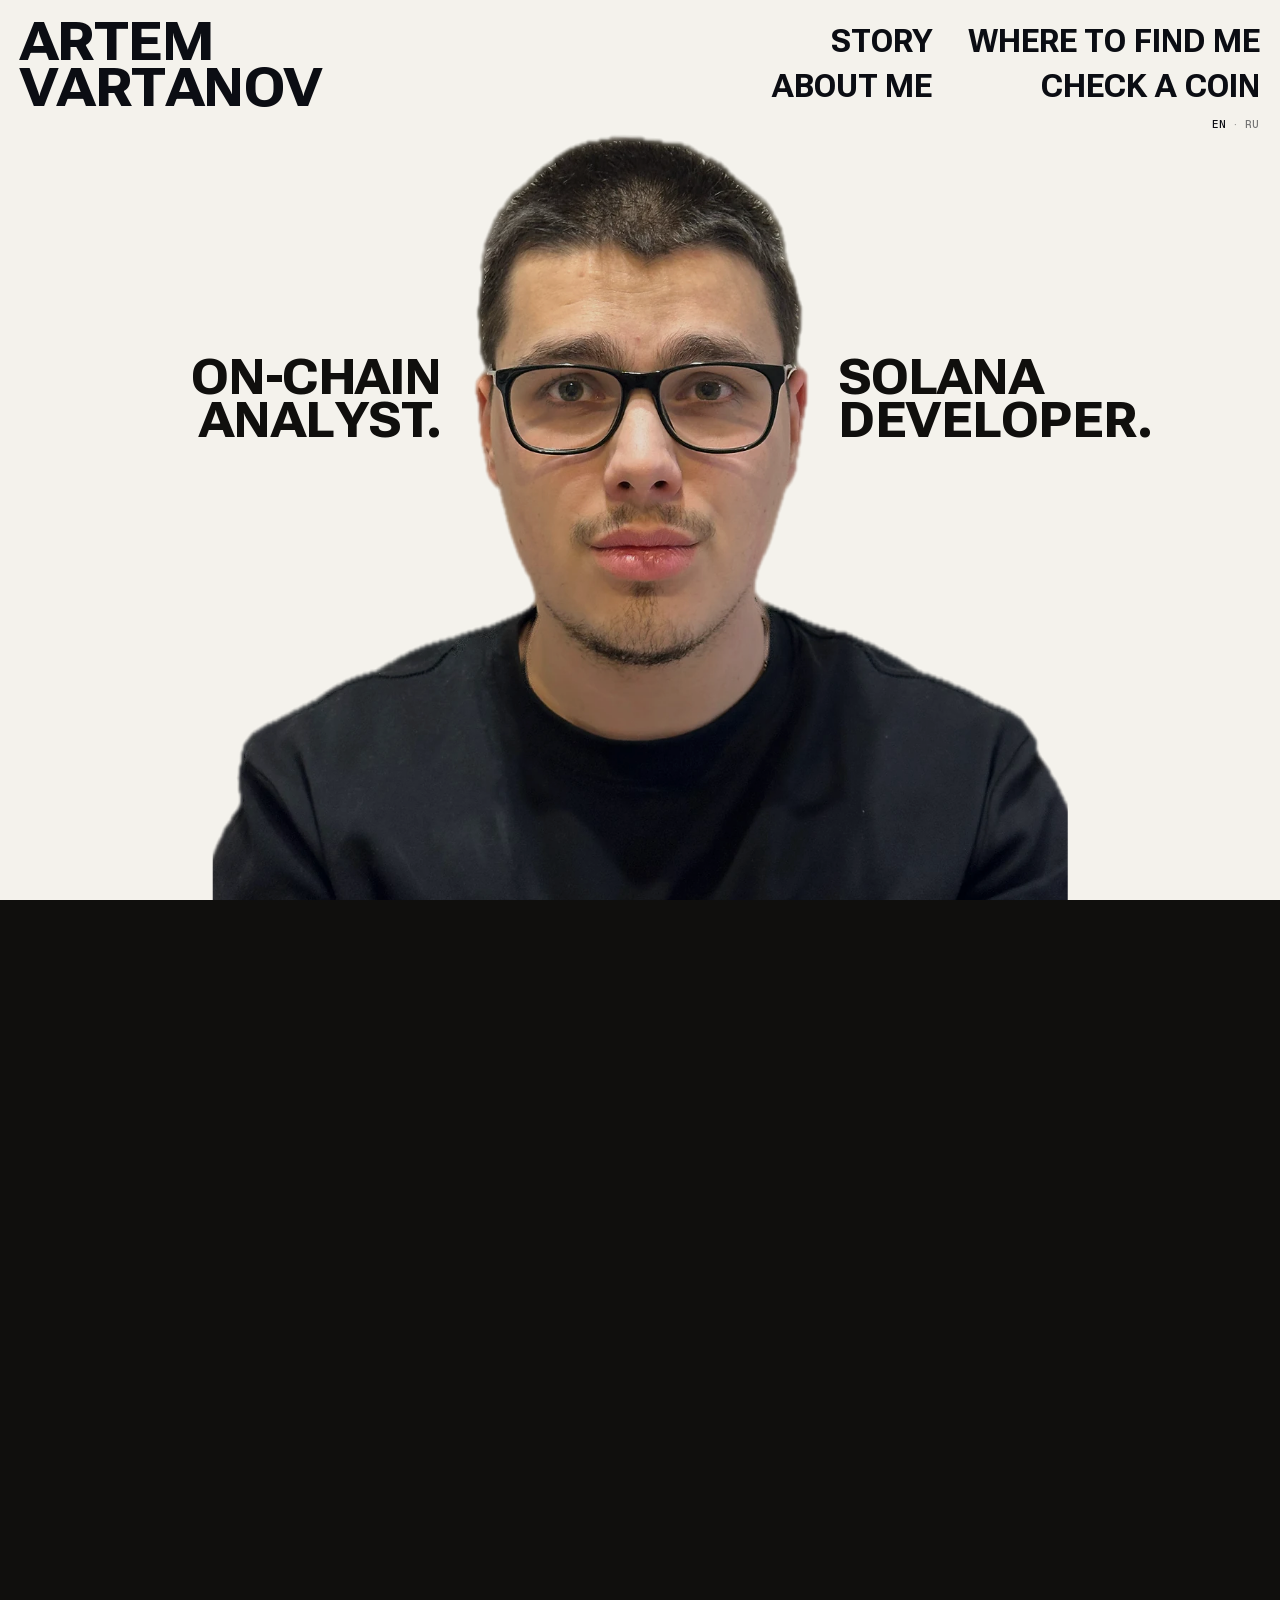
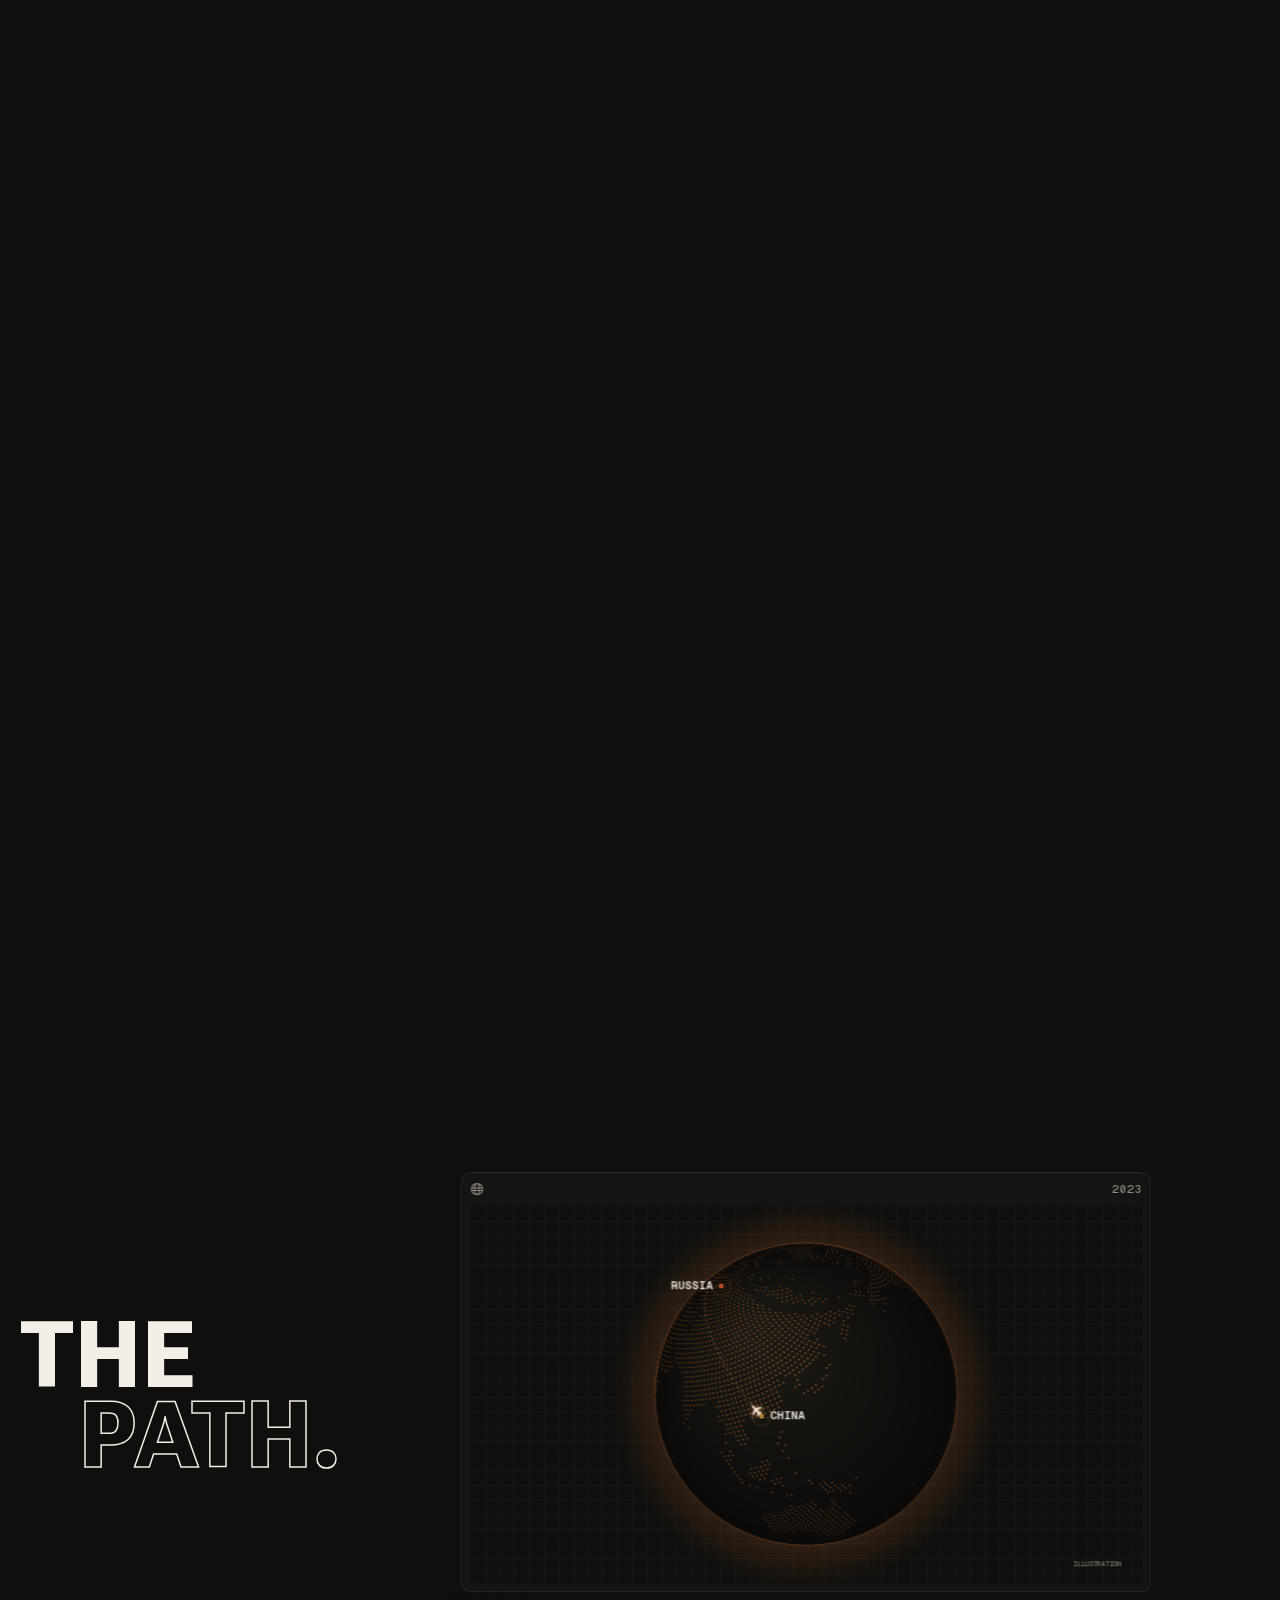
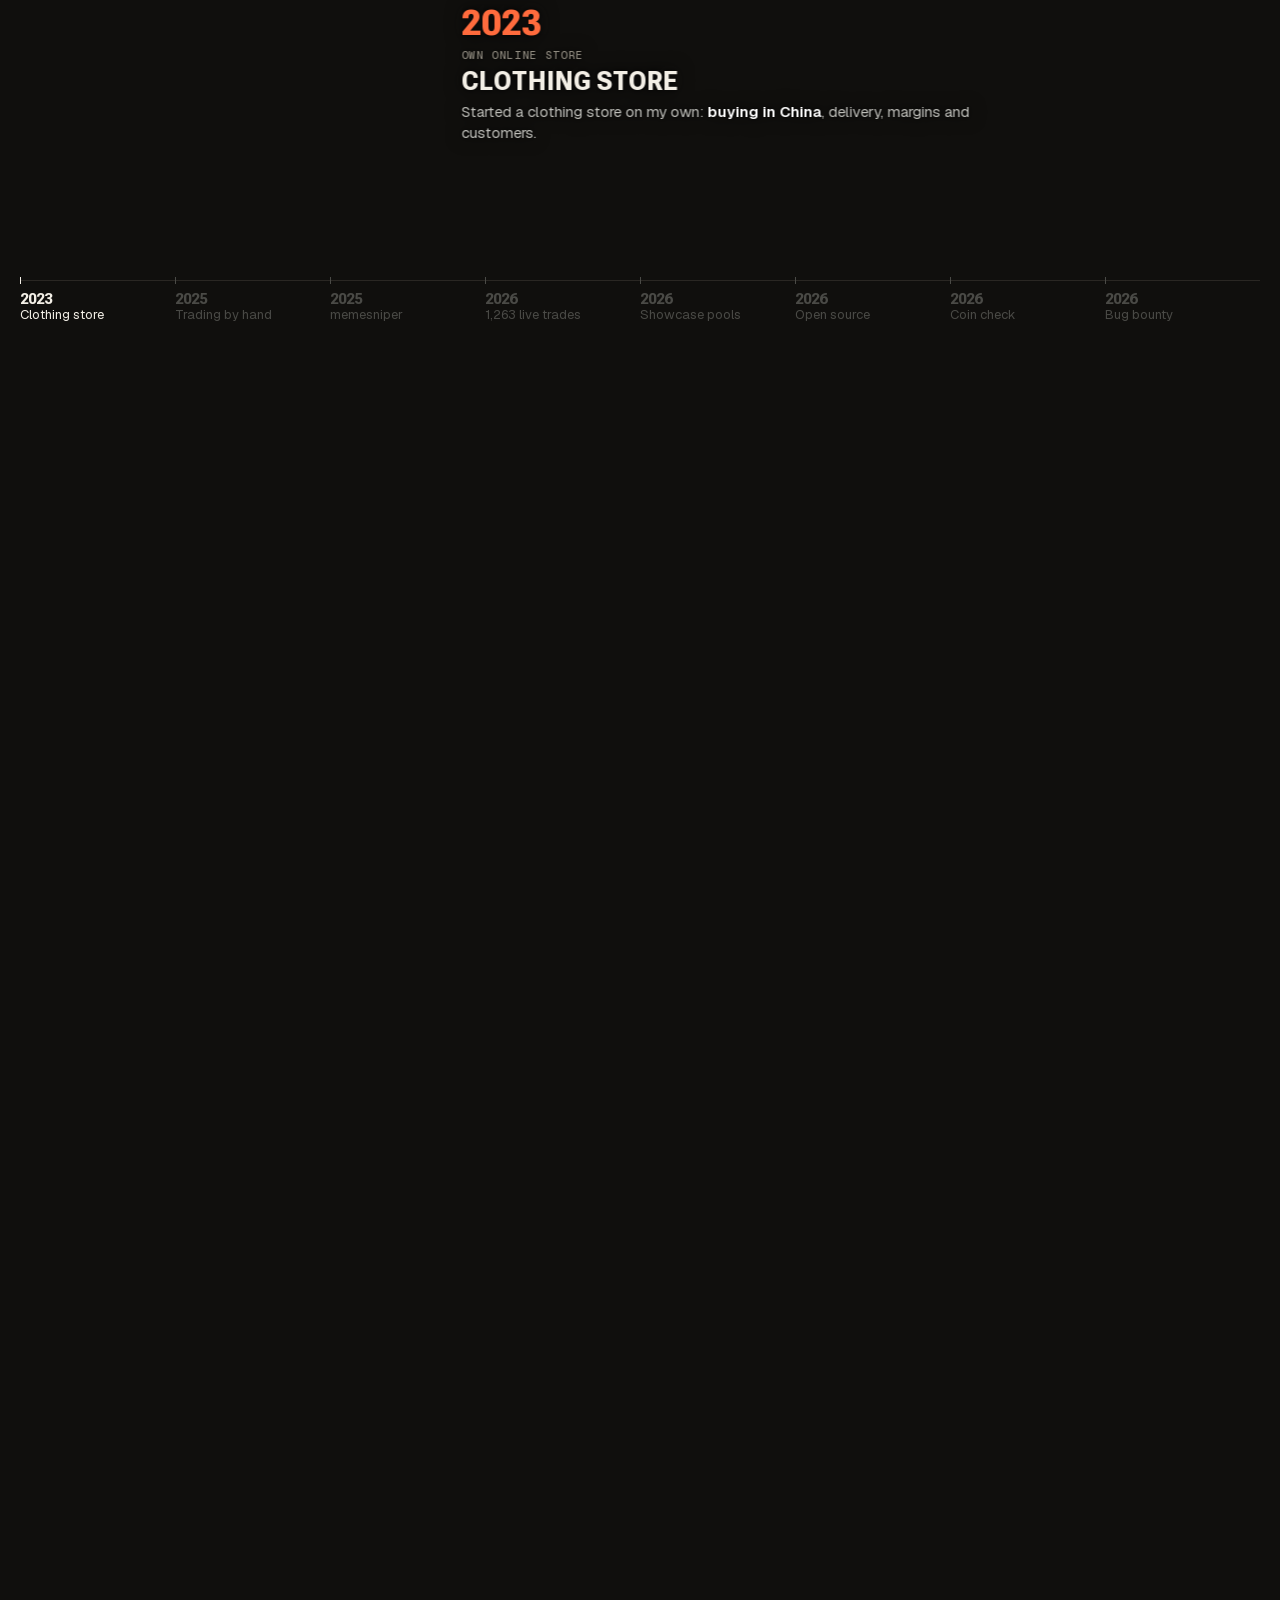
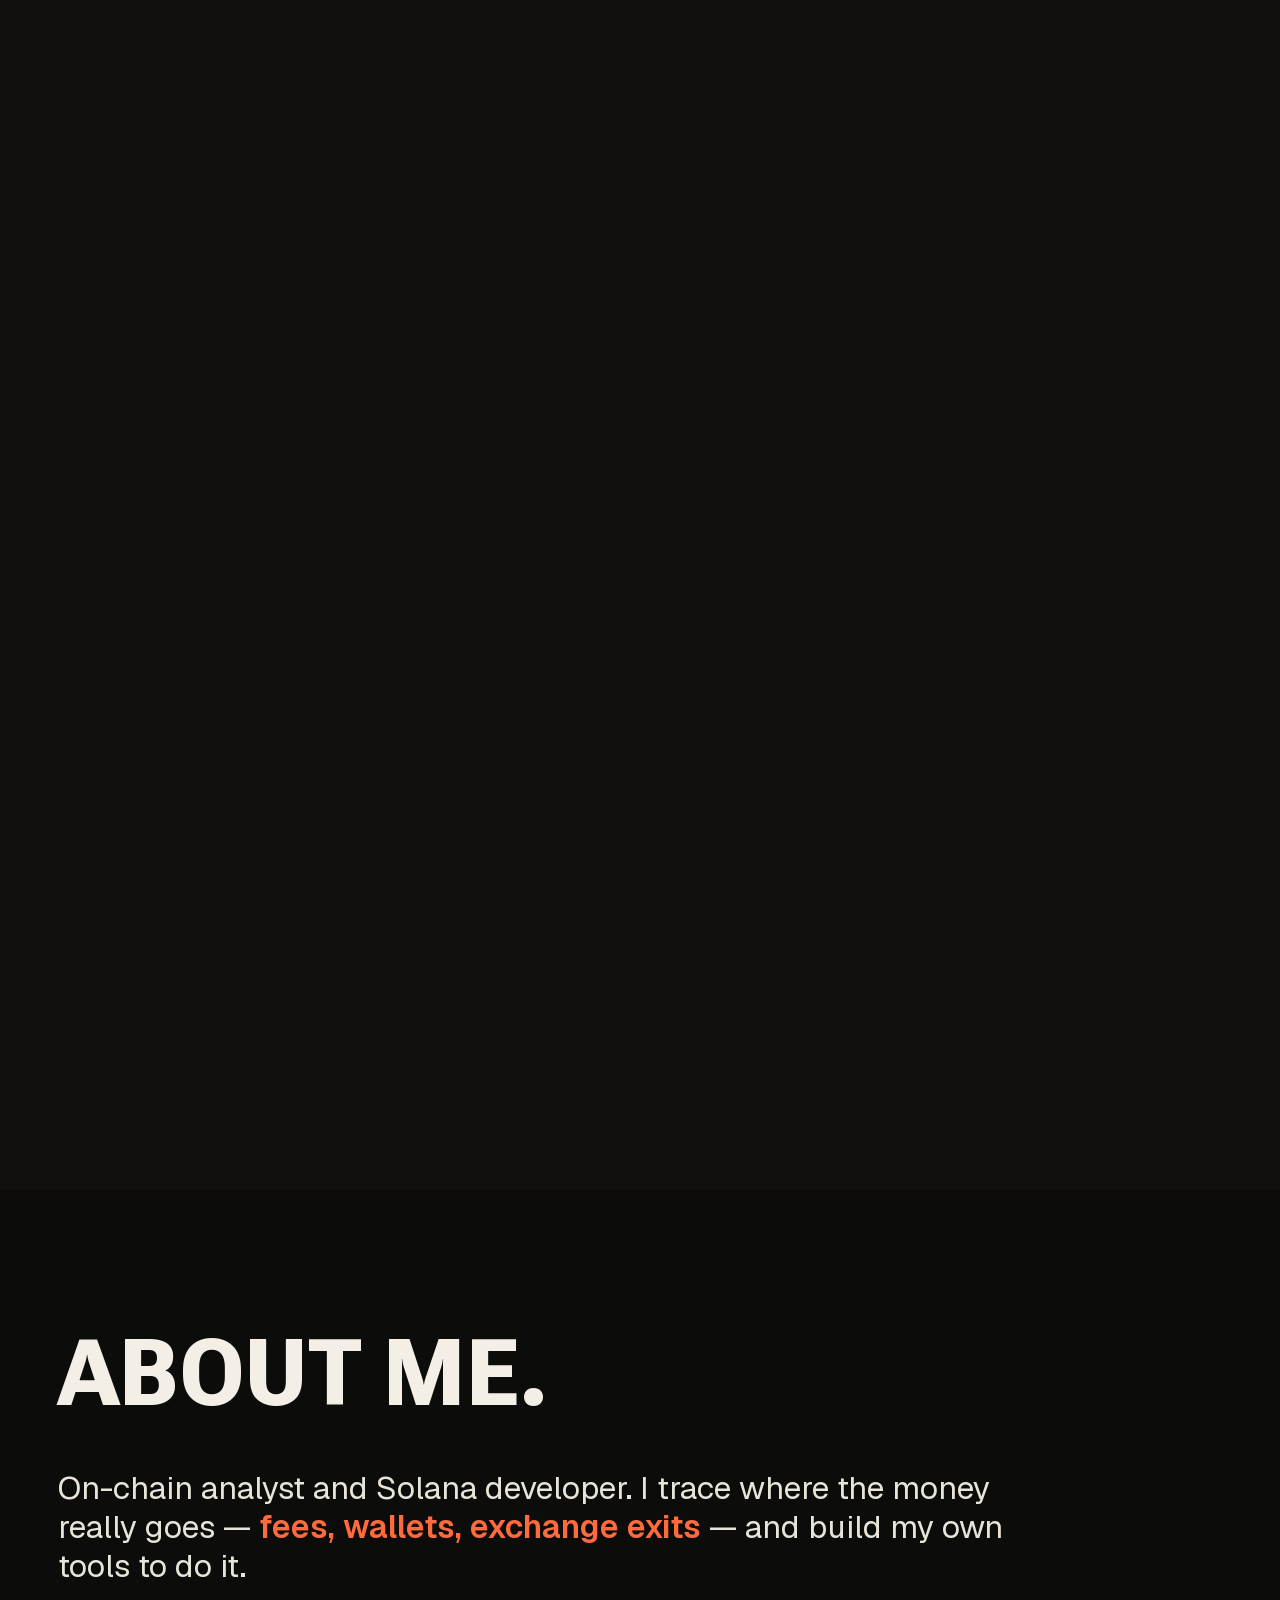
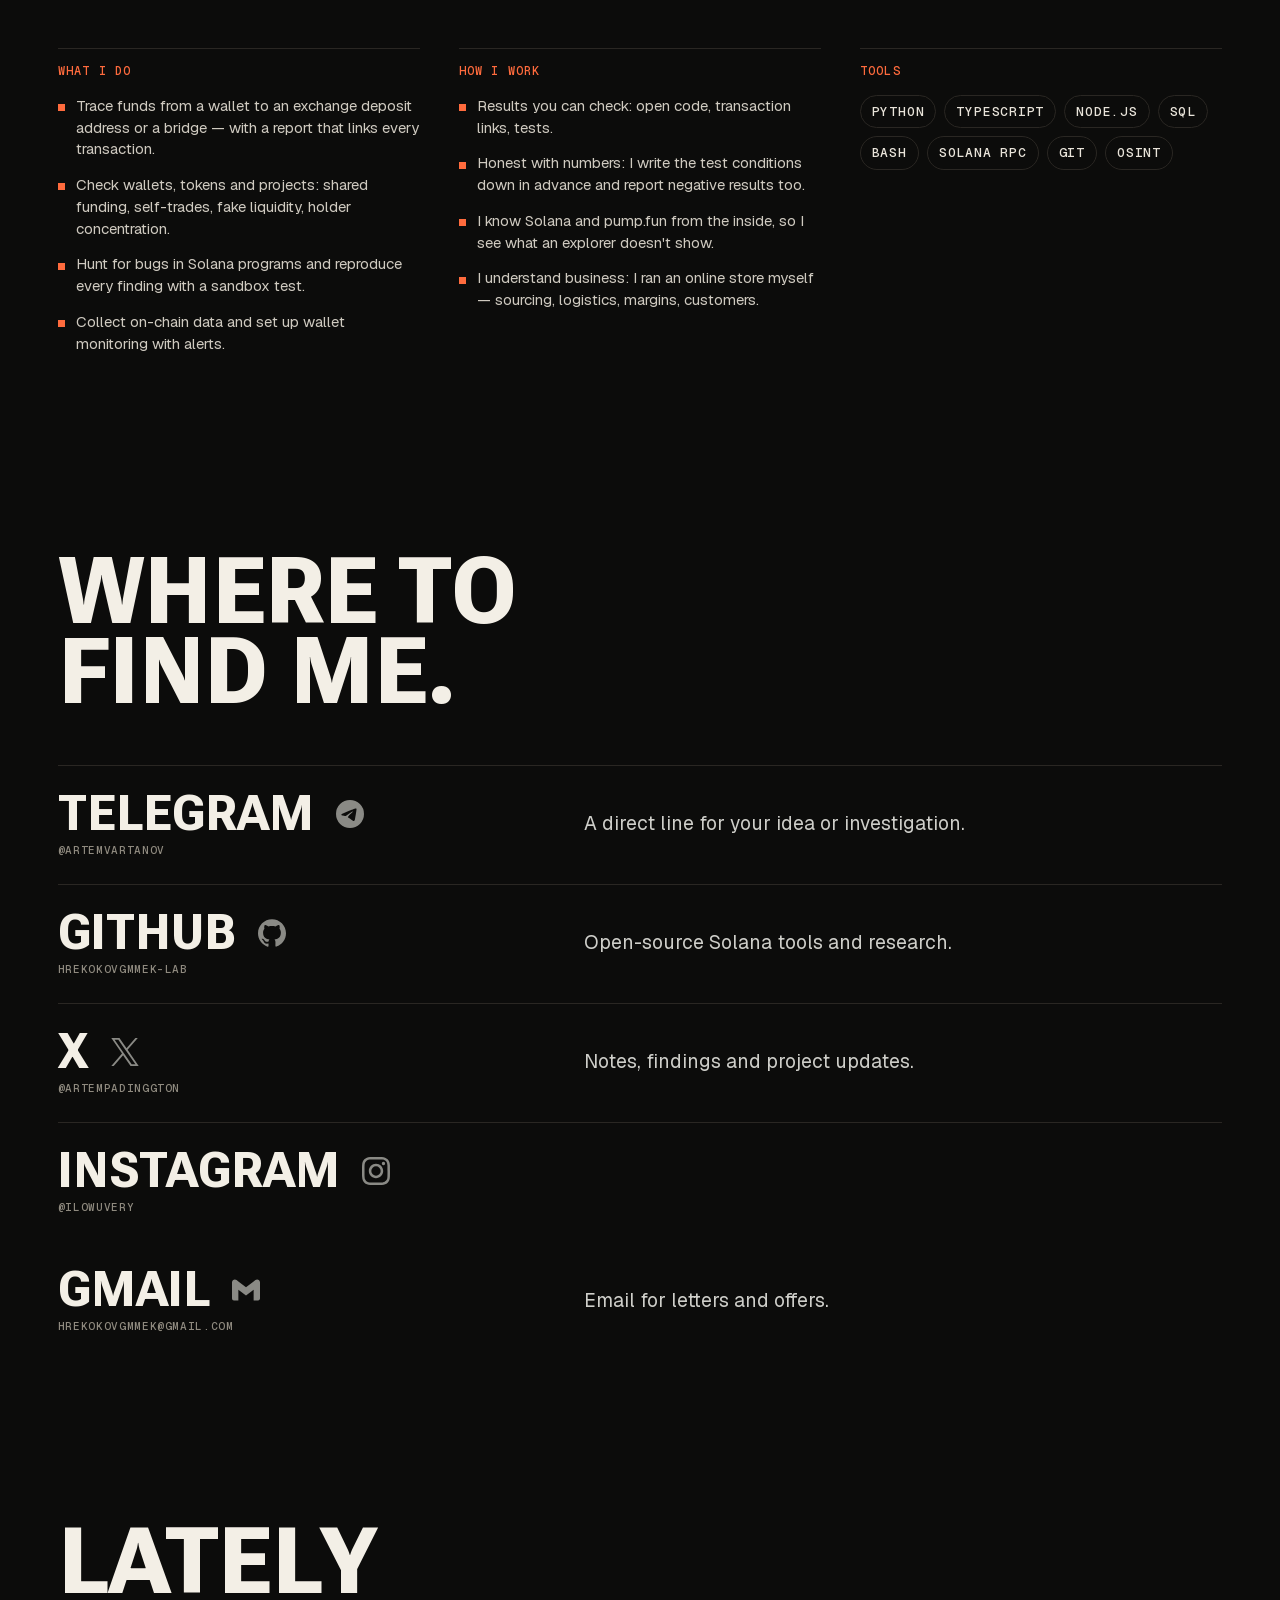
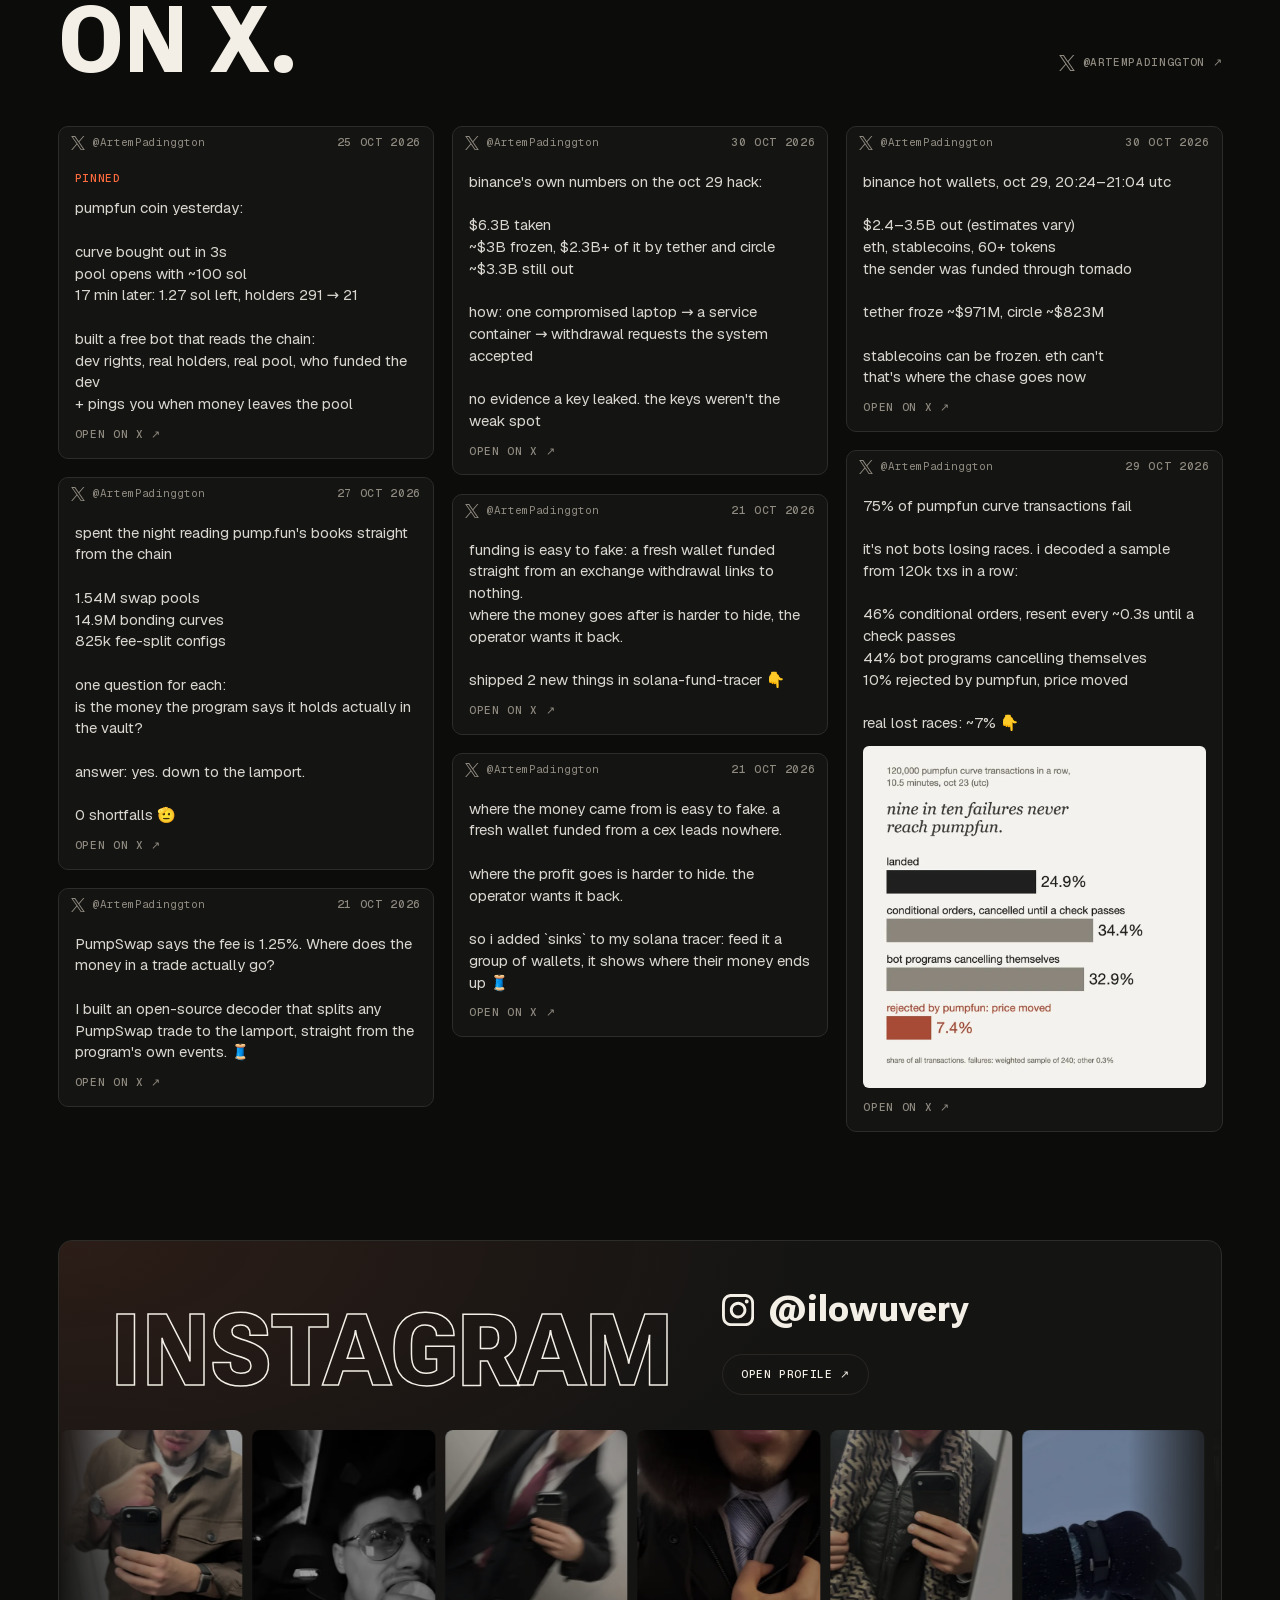
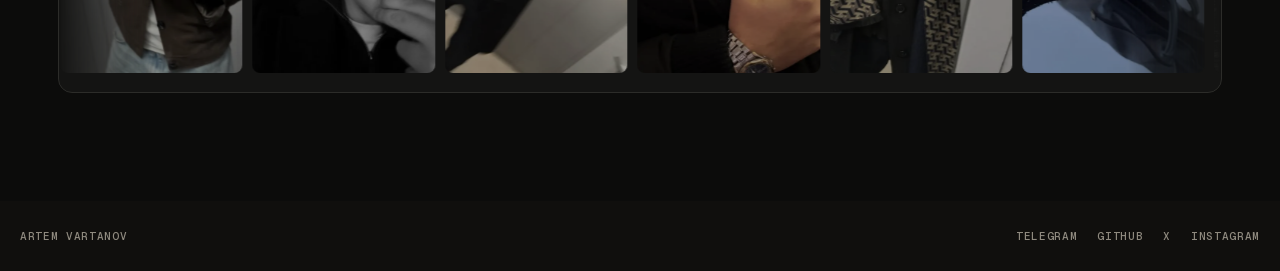
<file: stories.html>
<!doctype html>
<html lang="en">
<head>
<meta charset="utf-8">
<meta name="viewport" content="width=device-width,initial-scale=1">
<title>Artem Vartanov</title>
<link rel="canonical" href="https://artemvartanov.com/#story">
<meta name="robots" content="noindex">
<script>location.replace("/#story");</script>
<noscript><meta http-equiv="refresh" content="0; url=/#story"></noscript>
<style>html{background:#100f0d;color:#f3efe6;font:16px/1.5 ui-sans-serif,system-ui,sans-serif;color-scheme:dark}body{margin:40px 16px}a{color:#f3efe6;text-decoration-color:#ff6b3d}</style>
</head>
<body><p><a href="/#story">artemvartanov.com</a></p></body>
</html>
</file>
<file: css/site.css>
/* demo/site-v2 — стили. Цвета — токены из config/site.json (вставляет build.py в :root). */
:root {
  --display: 'Roboto Flex', 'Arial Narrow', sans-serif;
  --sans: 'Geist', system-ui, sans-serif;
  --mono: 'Geist Mono', ui-monospace, monospace;
  --dim: #6E6E6A;
  --card: #141413;
  --card-line: #2C2C29;
  --light-line: #CFCFCA;
  --err: #B3261E;
  --gutter: max(20px, env(safe-area-inset-left));
  --gutter-r: max(20px, env(safe-area-inset-right));
  --inset: max(clamp(28px, 4.5vw, 72px), env(safe-area-inset-left));
  --stage-vh: 420;
  --story-enter: 0.606;
  --ease: cubic-bezier(.2, .7, .2, 1);
  --wm-fs: clamp(24px, 4.16vw, 67px);
  --nav-fs: max(14px, calc(var(--wm-fs) * 1.8 / 3.1));
}
*, *::before, *::after { box-sizing: border-box; }
html { background: var(--ink); color: var(--paper); -webkit-text-size-adjust: 100%; }
html.lenis, html.lenis body { height: auto; }
.lenis.lenis-smooth { scroll-behavior: auto !important; }
.lenis.lenis-stopped { overflow: hidden; }
body { margin: 0; font-family: var(--sans); font-size: 16px; line-height: 1.45; -webkit-font-smoothing: antialiased; }
a { color: inherit; text-decoration: none; }
button { font: inherit; color: inherit; background: none; border: 0; padding: 0; cursor: pointer; }
:focus-visible { outline: 2px solid var(--signal); outline-offset: 3px; }
.mono, .mono-ui { font-family: var(--mono); font-size: 11px; font-weight: 500; letter-spacing: .06em; text-transform: uppercase; line-height: 1.35; }
.sr-only { position: absolute !important; width: 1px; height: 1px; overflow: hidden; clip: rect(0 0 0 0); white-space: nowrap; }
.svh-probe { position: fixed; left: 0; top: 0; width: 1px; height: 100svh; visibility: hidden; pointer-events: none; }
.ls { display: block; }
.ls > span { display: block; }

/* ---------- WebGL-холст на всю страницу ---------- */
#gl { position: fixed; inset: 0; width: 100%; height: 100%; z-index: -1; display: block; pointer-events: none; }
html:not(.gl) #gl { visibility: hidden; }

/* ---------- шапка ---------- */
.chrome {
  position: fixed; z-index: 20; top: 0; left: 0; right: 0;
  display: flex; justify-content: space-between; align-items: flex-start;
  padding: max(20px, env(safe-area-inset-top)) var(--gutter-r) 0 var(--gutter);
  color: #fff; mix-blend-mode: difference; pointer-events: none;
}
.chrome a, .chrome button { pointer-events: auto; }
.wordmark {
  display: block; font-family: var(--display); font-weight: 850; font-stretch: 125%;
  font-size: var(--wm-fs); line-height: .86; letter-spacing: -.01em; text-transform: uppercase; white-space: nowrap;
}
.wm-line { display: block; }
.wm-line .ch { display: inline-block; text-align: center; }
html.js.anim:not(.named) .wordmark { visibility: hidden; }
html.js.anim.decoding .wordmark { visibility: visible; }
.nav { display: flex; flex-direction: column; align-items: flex-end; font-family: var(--display); font-weight: 750; font-stretch: 112%;
  font-size: var(--nav-fs); line-height: calc(var(--wm-fs) * .86 * 2 / 3 / var(--nav-fs) * 1); text-transform: uppercase; text-align: right; }
.nav > a { display: block; padding-bottom: 0; }
/* четыре пункта двумя колонками, языки строкой ниже — по высоте меню равно словесному знаку слева */
.nav { display: grid; grid-template-columns: auto auto; column-gap: 1.15em; justify-items: end; align-items: start; }
.nav > a:nth-of-type(1) { grid-area: 1 / 1; } .nav > a:nth-of-type(2) { grid-area: 2 / 1; }
.nav > a:nth-of-type(3) { grid-area: 1 / 2; } .nav > a:nth-of-type(4) { grid-area: 2 / 2; }
.nav > .langs { grid-area: 3 / 1 / 4 / 3; justify-self: end; }
.menu-btn { display: none; font: inherit; color: inherit; background: none; border: 0; padding: 0; text-transform: inherit; cursor: pointer; }
.menu-btn:hover { text-decoration: underline; text-decoration-thickness: 2px; text-underline-offset: 4px; }
@media (max-width: 520px) {
  .nav { display: flex; flex-direction: column; align-items: flex-end; }
  .nav > a { display: none; }
  .menu-btn { display: block; }
}
/* меню на весь экран (узкий экран) */
.menu { position: fixed; inset: 0; z-index: 40; display: flex; flex-direction: column; justify-content: center; gap: 28px;
  padding: 96px var(--gutter) 48px; background: rgba(12, 11, 10, .97); color: var(--paper);
  opacity: 0; transition: opacity .3s var(--ease); }
.menu[hidden] { display: none; }
.menu.open { opacity: 1; }
.menu-links { display: flex; flex-direction: column; gap: 6px; }
.menu-links a { font-family: var(--display); font-weight: 850; font-stretch: 112%; text-transform: uppercase;
  font-size: clamp(30px, 9.5vw, 58px); line-height: 1.04; color: var(--paper); }
.menu-links a:active, .menu-links a:hover { color: var(--signal); }
.menu-close { position: absolute; top: max(22px, env(safe-area-inset-top)); right: var(--gutter-r); background: none; border: 0;
  color: var(--paper); font-size: 13px; letter-spacing: .08em; text-transform: uppercase; cursor: pointer; padding: 8px 0; }
.menu .langs { height: auto; font-size: 14px; gap: .7em; }
.nav, .readout, .hint { transition: opacity .9s var(--ease); }
html.intro .nav, html.intro .readout, html.intro .hint { opacity: 0; }
.nav > a:hover span, .nav > a:hover { text-decoration: underline; text-decoration-thickness: 2px; text-underline-offset: 4px; }
.langs { display: flex; gap: .45em; align-items: center; font-size: 11px; line-height: inherit; height: calc(var(--wm-fs) * .86 * 2 / 3); }
.langs button { opacity: .55; letter-spacing: .06em; }
.langs button[aria-pressed="true"] { opacity: 1; }
.langs .sep { opacity: .4; }
.topblur { position: fixed; z-index: 15; top: 0; left: 0; right: 0; height: calc(env(safe-area-inset-top) + 92px);
  pointer-events: none; opacity: 0; transition: opacity .4s;
  background: linear-gradient(rgba(11,11,11,.72), rgba(11,11,11,0)); -webkit-backdrop-filter: blur(8px); backdrop-filter: blur(8px);
  -webkit-mask-image: linear-gradient(#000 55%, transparent); mask-image: linear-gradient(#000 55%, transparent); }

/* вход на сайт: домен посреди фона */
.intro-domain { position: fixed; inset: 0; z-index: 12; display: grid; place-items: center; pointer-events: none; opacity: 0;
  font-family: var(--display); font-weight: 850; font-stretch: 100%; font-size: clamp(30px, 7.6vw, 132px); letter-spacing: -.015em;
  color: var(--ink); transition: opacity .9s var(--ease), transform 1.4s var(--ease); will-change: opacity, transform; }
.intro-domain.on { opacity: 1; }
.intro-domain.out { opacity: 0; transform: scale(1.06); }
.intro-domain .w { white-space: nowrap; }
.intro-domain span { display: inline-block; text-align: center; }

/* ---------- герой ---------- */
.stage { position: relative; height: calc(var(--stage-vh) * 1vh); }
.hero { position: sticky; top: 0; height: 100vh; overflow: hidden; background: var(--studio); color: var(--ink);
  -webkit-touch-callout: none; -webkit-user-select: none; user-select: none; }
html.gl .hero { background: transparent; }
html.gl.cursor-off .hero { cursor: none; }
#hud { position: absolute; inset: 0; width: 100%; height: 100%; pointer-events: none; }
.hero-static { position: absolute; inset: 0; }
.hero-fallback { position: absolute; left: 50%; top: -8.86vh; height: 126.6vh; width: auto; transform: translateX(-50%); max-width: none; filter: brightness(.9); }
.hero-nophoto { width: 95vh; background: radial-gradient(closest-side at 50% 45%, rgba(11,11,11,.08), transparent); }
.hero-head { margin: 0; font-family: var(--display); font-weight: 850; font-stretch: 125%; text-transform: uppercase;
  font-size: min(11vh, 3.8vw); line-height: .9; letter-spacing: -.01em; }
.hh { position: absolute; top: calc(41.4vh - 0.35 * min(11vh, 3.8vw)); width: calc(50% - 22vh); }
.hh-l { left: 0; text-align: right; }
.hh-r { right: 0; text-align: left; }
html.gl .hero-static { visibility: hidden; }
/* пока идёт загрузка перед входом — запасное фото не показываем (вернётся, если WebGL не поднимется: тогда класс intro снимается) */
html.js.intro:not(.gl) .hero-static { visibility: hidden; }
html.gl .hero-head { position: absolute; width: 1px; height: 1px; overflow: hidden; clip: rect(0 0 0 0); }
.readout { position: absolute; left: var(--gutter); bottom: max(20px, env(safe-area-inset-bottom)); color: var(--dim);
  transition: opacity .5s var(--ease); }
.readout.gone { opacity: 0; }
.hint { position: absolute; right: var(--gutter-r); bottom: max(20px, env(safe-area-inset-bottom)); color: var(--dim); text-align: right;
  transition: opacity .5s var(--ease); }
.hint.gone { opacity: 0; }
.hint .hl { display: block; }
.h-touch { display: none; }
@media (hover: none) { .h-mouse { display: none; } .h-touch { display: block; } }
html:not(.gl) .readout, html:not(.gl) .hint { display: none; }

/* ---------- история ---------- */
.story { position: relative; margin-top: calc(-1vh * (var(--stage-vh) - 100) * (1 - var(--story-enter))); height: 200vh; }
.story-pin { position: sticky; top: 0; height: 100vh; overflow: hidden; }
.story-title { position: absolute; z-index: 2; left: var(--gutter); top: 30vh; margin: 0; font-family: var(--display); font-weight: 850;
  font-stretch: 80%; font-size: clamp(44px, 7.2vw, 118px); line-height: .86; letter-spacing: -.005em; text-transform: uppercase;
  pointer-events: none; }
.story-title .l2 { margin-left: .63em; color: transparent; -webkit-text-stroke: 1.5px var(--paper); }
.track { position: absolute; top: 0; left: 0; height: 100%; display: flex; align-items: center; gap: clamp(28px, 4vw, 64px);
  padding: 0 50vw 0 0; will-change: transform; --stagger: clamp(14px, 4.2vh, 46px);
  --media-h: clamp(170px, min(42vh, calc(100vh - 400px - 2 * var(--stagger))), 420px); }
.card { position: relative; flex: none; display: flex; flex-direction: column; transform: translateY(calc(var(--st) * var(--stagger)));
  filter: saturate(.2) brightness(.72); transition: filter .45s var(--ease); will-change: opacity, transform; }
.card.cur { filter: none; }
.shot { background: var(--card); border: 1px solid var(--card-line); border-radius: 10px; padding: 0 8px 8px; }
.bar { height: 32px; display: flex; align-items: center; gap: 8px; color: var(--soft); min-width: 0; }
.bar .icons { display: flex; gap: 6px; flex: none; }
.bar .ic { width: 14px; height: 14px; fill: currentColor; }
.bar .handle { font-family: var(--mono); font-size: 11px; white-space: nowrap; overflow: hidden; text-overflow: ellipsis; min-width: 0; }
.bar .yr { margin-left: auto; color: var(--soft); flex: none; }
.frame { height: var(--media-h); width: calc(var(--media-h) * var(--ar)); overflow: hidden; border-radius: 4px; background: #0e0e0d; }
.card.tall .frame { height: calc(var(--media-h) + 130px); width: calc((var(--media-h) + 130px) * var(--ar)); }
.media { display: block; width: 100%; height: 100%; object-fit: contain; transition: transform .2s linear; }
/* живые иллюстрации: холст поверх статичной картинки */
.frame { position: relative; }
.art-cv { position: absolute; inset: 0; width: 100%; height: 100%; display: block; }
.frame.live > .media { visibility: hidden; }
/* шторка из 0 и 1: при выборе карточки уходит слева направо ступеньками */
.curtain { position: absolute; inset: 0; pointer-events: none; clip-path: inset(0 0 0 100%);
  background-color: #100f0d;
  background-image: url("data:image/svg+xml,%3Csvg xmlns='http://www.w3.org/2000/svg' width='84' height='44'%3E%3Cg font-family='Menlo,monospace' font-size='15' fill='%23EE8A3C' fill-opacity='.75'%3E%3Ctext x='2' y='17'%3E0110100%3C/text%3E%3Ctext x='2' y='39'%3E1001011%3C/text%3E%3C/g%3E%3C/svg%3E"); }
html.anim .card.decoding .curtain { animation: curtain 1.1s steps(16, end) forwards; }
@keyframes curtain { 0% { clip-path: inset(0 0 0 0); } 100% { clip-path: inset(0 0 0 100%); } }
/* полоса сканирования по текущей карточке — как по лицу в герое */
.frame::after { content: ''; position: absolute; left: 0; right: 0; top: -28%; height: 28%; pointer-events: none; opacity: 0;
  background: linear-gradient(180deg, transparent, rgba(255, 138, 61, .10) 40%, rgba(255, 214, 170, .22) 50%, rgba(255, 138, 61, .10) 60%, transparent);
  mix-blend-mode: screen; }
html.anim .card.cur .frame::after { opacity: 1; animation: cardscan 5s linear 1.1s infinite; }
@keyframes cardscan { 0% { transform: translateY(0); } 55%, 100% { transform: translateY(460%); } }
@media (prefers-reduced-motion: reduce) { .curtain { display: none; } .frame::after { display: none; } }
.media-empty { display: grid; place-items: center; color: #3a3a37;
  background: repeating-linear-gradient(135deg, #10100f 0 10px, #131312 10px 20px); }
.cap { margin-top: 14px; width: max-content; max-width: min(100%, 520px); min-width: 100%;
  text-shadow: 0 0 18px rgba(11,11,11,.9), 0 0 4px rgba(11,11,11,.8); }
.card.tall { flex-direction: row; align-items: flex-end; gap: 18px; }
.card.tall .cap { margin: 0 0 4px; width: var(--capw, 230px); min-width: 0; }
.cap-year { font-family: var(--display); font-weight: 800; font-stretch: 85%; font-size: clamp(30px, 2.8vw, 42px); line-height: 1; color: var(--signal); }
.cap-plat { color: var(--soft); margin-top: 6px; }
.cap-title { margin: 6px 0 0; font-family: var(--display); font-weight: 800; font-stretch: 85%; text-transform: uppercase;
  font-size: clamp(22px, 2vw, 30px); line-height: .95; color: var(--paper); }
.cap-line { margin: 8px 0 0; font-size: 15px; line-height: 1.4; color: #BDBDB8; max-width: 34em; }
.cap-line b { color: #fff; font-weight: 600; }
.timeline { position: absolute; left: var(--gutter); right: var(--gutter-r); bottom: max(22px, env(safe-area-inset-bottom)); }
.t-rail { position: relative; height: 1px; background: var(--line); }
.t-fill { position: absolute; left: 0; top: 0; height: 1px; width: calc(var(--prog, 0) * 100%); background: var(--paper); }
.timeline ol { list-style: none; margin: 10px 0 0; padding: 0; display: grid; grid-template-columns: repeat(var(--n), 1fr); }
.timeline li { position: relative; color: #4a4a46; transition: color .3s; min-width: 0; }
.timeline li::before { content: ''; position: absolute; left: 0; top: -14px; width: 1px; height: 7px; background: currentColor; }
.timeline li.past { color: #8a8a85; }
.timeline li.cur { color: var(--paper); }
.t-year { display: block; font-family: var(--display); font-weight: 750; font-size: 15px; line-height: 1.1; }
.t-name { display: block; font-size: 13px; line-height: 1.25; white-space: nowrap; overflow: hidden; text-overflow: ellipsis; padding-right: 8px; }
.t-part, .t-full { position: absolute; bottom: calc(100% + 8px); }
.t-part { left: 0; color: var(--soft); }
.t-full { color: var(--signal); left: var(--full-x, 50%); }

/* ---------- обо мне ---------- */
.about { position: relative; padding: clamp(90px, 16vh, 180px) var(--inset) clamp(40px, 8vh, 90px); color: var(--paper); }
.about::before { content: ''; position: absolute; inset: 0; background: rgba(11,11,11,.82); z-index: -1; }
.about-lead { margin: 0 0 clamp(36px, 7vh, 72px); max-width: 30em; font-size: clamp(22px, 2.5vw, 38px); line-height: 1.22; color: #e9e4da; }
.about-lead b { color: var(--signal); font-weight: 600; }
.about-cols { display: grid; grid-template-columns: repeat(3, minmax(0, 1fr)); gap: clamp(24px, 3vw, 56px); }
.about-h { margin: 0 0 16px; padding-top: 14px; border-top: 1px solid var(--line); font-size: 12px; font-weight: 500; letter-spacing: .1em;
  text-transform: uppercase; color: var(--signal); }
.about-col ul { list-style: none; margin: 0; padding: 0; display: grid; gap: 14px; }
.about-col li { position: relative; padding-left: 18px; font-size: clamp(15px, 1.15vw, 18px); line-height: 1.45; color: #cfcac0; }
.about-col li::before { content: ''; position: absolute; left: 0; top: .62em; width: 7px; height: 7px; background: var(--signal); }
.chips { display: flex; flex-wrap: wrap; gap: 8px; margin: 0; }
.chip { padding: 7px 11px; border: 1px solid var(--line); border-radius: 999px; font-size: 13px; color: #e9e4da; }
html.anim .rise-soft { opacity: 0; transform: translateY(26px); transition: opacity .9s var(--ease), transform .9s var(--ease); }
html.anim .rise-soft.in { opacity: 1; transform: none; }
html.anim .about-col.rise-soft:nth-child(2) { transition-delay: .1s; } html.anim .about-col.rise-soft:nth-child(3) { transition-delay: .2s; }
@media (max-width: 900px) { .about-cols { grid-template-columns: minmax(0, 1fr); } }

/* ---------- где меня найти ---------- */
.today { position: relative; padding: clamp(80px, 14vh, 160px) var(--inset) clamp(60px, 10vh, 120px); }
.today::before { content: ''; position: absolute; inset: 0; background: rgba(11,11,11,.82); z-index: -1; }
.sec-title { margin: 0 0 clamp(28px, 6vh, 64px); font-family: var(--display); font-weight: 850; font-stretch: 80%;
  font-size: clamp(44px, 7.2vw, 118px); line-height: .86; letter-spacing: -.005em; text-transform: uppercase; }
/* окно появления строки: строка .86em уже букв — кратка Й/Ё (до .97em над строкой) и ножки Д/Ц/Щ (.14em под) не влезают;
   clip-path шире строки на эти выступы и не меняет вёрстку */
.sec-title .ls > span { clip-path: inset(-.24em -.12em -.12em -.12em); }
html.anim .sec-title.rise .ls > span > span { transform: translateY(1.3em); }
html.anim .sec-title.rise.in .ls > span > span { transform: none; }
/* строка с Й/Ё под другой строкой: кратка не должна лечь на буквы сверху (при .86 она на .11em выше их базовой линии) */
.sec-title .ls > .acc:not(:first-child) { margin-top: .2em; }
.rows { list-style: none; margin: 0; padding: 0; }
.row { position: relative; display: grid; grid-template-columns: 1.1fr 1.4fr; gap: 24px; align-items: center; padding: 26px 0; }
.row::before { content: ''; position: absolute; left: 0; right: 0; top: 0; height: 1px; background: var(--line); transform-origin: 0 50%; }
.row-l { display: flex; flex-wrap: wrap; align-items: center; column-gap: 14px; }
.row-name { font-family: var(--display); font-weight: 800; font-stretch: 85%; font-size: clamp(30px, 3.8vw, 60px); line-height: .95;
  text-transform: uppercase; transition: transform .4s var(--ease), color .4s var(--ease); }
.row:hover .row-name { transform: translateX(12px); color: var(--signal); }
.row-plats { display: inline-flex; gap: 4px; }
.plat { display: inline-grid; place-items: center; padding: 8px; margin: -8px 0; color: #8a8a85; transition: color .3s, transform .4s var(--ease); }
.row:hover .plat { color: var(--paper); transform: translateX(12px); }
.row .plat:hover { color: var(--signal); }
.plat .ic { width: 28px; height: 28px; fill: currentColor; }
.row-handle { flex-basis: 100%; color: var(--soft); margin-top: 6px; }
.row-line { margin: 0; font-size: clamp(17px, 1.5vw, 22px); line-height: 1.35; color: #cfcfca; }

/* ---------- посты X и фото Instagram ---------- */
.feed { position: relative; padding: clamp(40px, 8vh, 100px) var(--inset) clamp(70px, 12vh, 140px); }
.feed::before { content: ''; position: absolute; inset: 0; background: rgba(11,11,11,.82); z-index: -1; }
.feed-ig { margin-top: clamp(64px, 12vh, 140px); }
.feed-head { display: flex; align-items: flex-end; justify-content: space-between; gap: 20px; flex-wrap: wrap; margin-bottom: clamp(24px, 5vh, 48px); }
.feed-head .sec-title { margin: 0; }
.feed-profile { display: inline-flex; align-items: center; gap: 8px; color: var(--soft); padding: 10px 0; transition: color .3s; }
.feed-profile:hover { color: var(--signal); }
.feed-profile .ic { width: 16px; height: 16px; fill: currentColor; }
/* колонками, а не строками: карточки разной высоты (пост с картинкой вдвое выше) ложатся плотно, без дыр под короткими */
.posts { columns: 300px; column-gap: 18px; }
.posts > .post { break-inside: avoid; margin-bottom: 18px; }
/* fx.js: в самую короткую колонку — низ ровнее, чем у CSS-колонок */
.posts.masonry { columns: auto; position: relative; }
.posts.masonry > .post { position: absolute; margin: 0; }
.post { display: flex; flex-direction: column; gap: 12px; background: var(--card); border: 1px solid var(--card-line); border-radius: 10px;
  padding: 0 16px 16px; transition: transform .4s var(--ease), border-color .4s var(--ease); }
.post:hover { transform: translateY(-4px); border-color: var(--signal); }
.post .bar { margin: 0 -4px; }
.post .bar .ic { width: 14px; height: 14px; fill: currentColor; }
.pin { color: var(--signal); }
.post-text { margin: 0; font-size: 15px; line-height: 1.45; color: #d9d6cf; }
.post-img { display: block; width: 100%; height: auto; border-radius: 6px; }
.post-open { color: var(--soft); margin-top: auto; transition: color .3s; }
.post:hover .post-open { color: var(--signal); }
.photos { list-style: none; margin: 0; padding: 0; display: grid; grid-template-columns: repeat(5, 1fr); gap: 10px; }
.photos a { position: relative; display: block; aspect-ratio: 3 / 4; overflow: hidden; border-radius: 8px; background: var(--card); }
.photos img { width: 100%; height: 100%; object-fit: cover; display: block; filter: saturate(.35) brightness(.82);
  transition: filter .45s var(--ease), transform .6s var(--ease); }
.photos a:hover img { filter: none; transform: scale(1.04); }
.ph-date { position: absolute; left: 10px; bottom: 9px; color: #fff; opacity: 0; transition: opacity .3s; text-shadow: 0 0 8px rgba(0,0,0,.8); }
.photos a:hover .ph-date { opacity: 1; }
@media (max-width: 860px) { .photos { grid-template-columns: repeat(3, 1fr); } }
@media (max-width: 760px) {
  .posts { columns: auto; display: flex; overflow-x: auto; scroll-snap-type: x mandatory; gap: 12px; margin: 0 calc(-1 * var(--inset)); padding: 0 var(--inset) 8px;
    scrollbar-width: none; }
  .posts::-webkit-scrollbar { display: none; }
  .posts > .post { flex: none; width: 82vw; scroll-snap-align: center; margin-bottom: 0; }
  .photos { grid-template-columns: repeat(2, 1fr); gap: 8px; }
  .photos img { filter: none; }
  .ph-date { opacity: 1; }
}

/* Instagram без фото: крупное слово контуром, ник, «контактный лист» пустых кадров с номерами и датами */
.ig-card { display: grid; grid-template-columns: minmax(0, 0.9fr) minmax(0, 1.3fr); gap: clamp(28px, 5vw, 80px); align-items: center;
  padding: var(--igpad, clamp(28px, 4vw, 56px)); border: 1px solid var(--card-line); border-radius: 14px;
  background: radial-gradient(120% 140% at 0% 0%, rgba(255, 107, 61, .10), transparent 55%), var(--card); overflow: hidden; }
.ig-left { container-type: inline-size; min-width: 0; }
.ig-word { font-family: var(--display); font-weight: 850; font-stretch: 80%; text-transform: uppercase; line-height: .86;
  font-size: min(16.5cqw, 124px); color: transparent; -webkit-text-stroke: 1.5px var(--paper); letter-spacing: -.005em;
  white-space: nowrap; }
.ig-handle { display: inline-flex; align-items: center; gap: 14px; margin-top: 22px; font-family: var(--display); font-weight: 800;
  font-stretch: 85%; font-size: clamp(26px, 2.8vw, 44px); line-height: 1; color: var(--paper); transition: color .4s var(--ease), transform .4s var(--ease); }
.ig-handle .ic { width: .9em; height: .9em; fill: currentColor; flex: none; }
.ig-handle:hover { color: var(--signal); transform: translateX(8px); }
.ig-line { margin: 14px 0 0; font-size: clamp(17px, 1.5vw, 22px); color: #cfcfca; }
.ig-cta { display: inline-block; margin-top: 26px; padding: 12px 18px; border: 1px solid var(--line); border-radius: 999px; color: var(--paper);
  transition: border-color .3s, color .3s; }
.ig-cta:hover { border-color: var(--signal); color: var(--signal); }
.ig-sheet { list-style: none; margin: 0; padding: 0; display: grid; grid-template-columns: repeat(6, minmax(0, 1fr)); gap: 10px; min-width: 0; }
.fr { position: relative; display: block; aspect-ratio: 3 / 4; border: 1px solid var(--card-line); border-radius: 6px; overflow: hidden;
  background: repeating-linear-gradient(135deg, #121110 0 9px, #161513 9px 18px); background-size: 200% 200%;
  transition: border-color .4s var(--ease), transform .4s var(--ease), background-position 1.2s linear; }
.fr::before, .fr::after { content: ''; position: absolute; left: 6px; right: 6px; height: 4px;
  background: repeating-linear-gradient(90deg, rgba(255,255,255,.08) 0 5px, transparent 5px 10px); }
.fr::before { top: 5px; } .fr::after { bottom: 5px; }
.fr-n { position: absolute; inset: 0; display: grid; place-items: center; font-family: var(--display); font-weight: 850; font-stretch: 80%;
  font-size: clamp(22px, 2.6vw, 40px); color: transparent; -webkit-text-stroke: 1px #4a4844; transition: -webkit-text-stroke-color .4s; }
.fr-d { position: absolute; left: 7px; bottom: 14px; color: #6f6b63; font-size: 9px; letter-spacing: .04em; transition: color .4s; }
.fr-o { position: absolute; right: 7px; top: 12px; color: transparent; transition: color .4s; }
.fr:hover { border-color: var(--signal); transform: translateY(-3px); background-position: 100% 100%; }
.fr:hover .fr-n { -webkit-text-stroke-color: var(--signal); }
.fr:hover .fr-d, .fr:hover .fr-o { color: var(--signal); }
@media (max-width: 1100px) { .ig-card { grid-template-columns: minmax(0, 1fr); } }
/* бегущая лента фото на всю ширину карточки, фото чуть темнее; края гаснут маской */
.ig-card { --igpad: clamp(28px, 4vw, 56px); }
.ig-marquee { grid-column: 1 / -1; margin: clamp(26px, 4vh, 44px) calc(-1 * var(--igpad)) calc(-1 * var(--igpad) + 18px); overflow: hidden;
  -webkit-mask-image: linear-gradient(90deg, transparent, #000 8%, #000 92%, transparent); mask-image: linear-gradient(90deg, transparent, #000 8%, #000 92%, transparent); }
.ig-track { display: flex; width: max-content; will-change: transform; }
.ig-track ul { list-style: none; margin: 0; padding: 0 5px; display: flex; gap: 10px; }
.ig-track a { display: block; height: clamp(170px, 19vw, 270px); aspect-ratio: 3 / 4; border-radius: 8px; overflow: hidden; background: var(--card); }
.ig-track img { width: 100%; height: 100%; object-fit: cover; display: block; filter: brightness(.66) saturate(.85);
  transition: filter .5s var(--ease), transform .7s var(--ease); }
.ig-track a:hover img { filter: brightness(.9) saturate(1); transform: scale(1.03); }
html:not(.anim) .ig-marquee { overflow-x: auto; }
/* без плёнки: слово слева, ник, строка и кнопка справа — по нижнему краю */
.ig-card.solo { grid-template-columns: minmax(0, 1fr); row-gap: 0; }
.ig-card.solo .ig-left { display: grid; grid-template-columns: minmax(0, 1.25fr) minmax(0, 1fr); column-gap: clamp(24px, 4vw, 64px); align-items: end; }
.ig-card.solo .ig-word { grid-row: 1 / span 3; font-size: min(9.4cqw, 132px); align-self: end; }
.ig-card.solo .ig-handle { margin-top: 0; }
.ig-card.solo .ig-handle, .ig-card.solo .ig-cta { justify-self: start; }
@media (max-width: 760px) {
  .ig-card.solo .ig-left { grid-template-columns: minmax(0, 1fr); }
  .ig-card.solo .ig-word { grid-row: auto; font-size: min(16.5cqw, 124px); margin-bottom: 18px; }
}
@media (max-width: 760px) {
  .ig-sheet { grid-template-columns: repeat(4, minmax(0, 1fr)); gap: 8px; }
  .ig-card { padding: 22px 18px; }
  .fr-d { font-size: 7.5px; letter-spacing: 0; left: 5px; }
}

/* ---------- работа (появится с данными) ---------- */
.work { position: relative; padding: clamp(80px, 14vh, 160px) var(--inset); color: var(--ink); background: var(--studio); }
html.gl .work { background: transparent; }

/* ---------- подвал ---------- */
.foot { display: flex; flex-wrap: wrap; justify-content: space-between; gap: 12px 24px; padding: 28px var(--gutter-r) max(28px, env(safe-area-inset-bottom)) var(--gutter);
  color: var(--soft); background: var(--ink); }
.foot nav { display: flex; flex-wrap: wrap; gap: 10px 20px; }
.foot a:hover { color: var(--paper); }

/* ---------- появления (только с движением) ---------- */
html.anim .rise .ls > span > span { display: inline-block; transform: translateY(110%); transition: transform 1s var(--ease); }
html.anim .rise.in .ls > span > span { transform: none; }
html.anim .rows .row::before { transform: scaleX(0); transition: transform 1.6s cubic-bezier(.3, .6, .2, 1); }
html.anim .rows .row.in::before { transform: scaleX(1); }

/* ---------- телефон ---------- */
@media (max-width: 760px) {
  .readout { display: none; }
  .hint { bottom: calc(100vh - 100svh + 20px); }
  .hero-head { font-size: min(9vw, 44px); }
  .hh { top: 12svh; width: 46%; }
  .hh-l { left: 2%; text-align: left; }
  .hh-r { right: 2%; text-align: right; }
  .hero-fallback { top: auto; bottom: 0; height: auto; width: 150vw; }
  html.past-hero .topblur { opacity: 1; }
  .story { height: auto; margin-top: calc(-1vh * (var(--stage-vh) - 100) * (1 - var(--story-enter))); }
  .story-pin { position: relative; height: auto; overflow: visible; padding: 28vh 0 40px; }
  .story-title { position: relative; top: auto; left: auto; padding: 0 var(--gutter); margin-bottom: 28px; font-size: clamp(44px, 13vw, 72px); }
  .track { position: relative; height: auto; align-items: flex-start; overflow-x: auto; overscroll-behavior-x: contain; scroll-snap-type: x mandatory;
    padding: 0 var(--gutter) 12px; gap: calc(2 * var(--gutter)); transform: none !important; scrollbar-width: none; -webkit-overflow-scrolling: touch; }
  .track::-webkit-scrollbar { display: none; }
  .card, .card.tall { transform: none; flex-direction: column; scroll-snap-align: center; scroll-snap-stop: always; width: calc(100vw - 2 * var(--gutter)); }
  .card.tall .cap, .cap { width: auto; min-width: 0; margin: 14px 0 0; }
  .frame, .card.tall .frame { width: 100%; height: auto; aspect-ratio: var(--ar); max-height: 62svh; }
  .timeline { position: relative; left: auto; right: auto; bottom: auto; margin: 22px var(--gutter) 0; }
  .timeline ol { display: none; }
  .row { grid-template-columns: 1fr; gap: 10px; }
  .sec-title { font-size: max(28px, calc((100vw - 2 * var(--inset)) / 10.7)); }
  .sec-title .ls > span { display: inline; clip-path: none; }
  html.anim .sec-title.rise:not(.in) .ls > span > span { transform: translateY(110%); }
  .sec-title .ls > span + span::before { content: ' '; }
}
@media (orientation: portrait) and (min-width: 761px) {
  html:not(.js) .story { height: auto; }
  html:not(.js) .story-pin { position: relative; height: auto; overflow: visible; padding: 24vh var(--gutter) 60px; }
  html:not(.js) .story-title { position: relative; top: auto; left: auto; margin-bottom: 40px; }
  html:not(.js) .track { position: relative; flex-direction: column; align-items: flex-start; transform: none !important; padding: 0; gap: 56px; }
  html:not(.js) .card { transform: none; }
  html:not(.js) .timeline { display: none; }
}
/* узкое окно со слайдами: заголовок сверху, карточка по центру и не шире окна, подпись у вертикальных — снизу */
.story.narrow .story-title { top: 13vh !important; }
.story.narrow .track { padding-top: calc(13vh + 1.9 * clamp(44px, 7.2vw, 118px)); align-items: flex-start; }
.story.narrow .card { transform: none; }
.story.narrow .frame, .story.narrow .card.tall .frame { width: min(calc(var(--media-h) * var(--ar)), calc(100vw - 2 * var(--gutter) - 18px)); height: auto; aspect-ratio: var(--ar);
  max-height: calc(100vh - 13vh - 2.2 * clamp(44px, 7.2vw, 118px) - 220px); }
.story.narrow .card.tall { flex-direction: column; align-items: flex-start; }
.story.narrow .card.tall .cap { width: auto; margin: 14px 0 0; }
.story.narrow .cap { max-width: calc(100vw - 2 * var(--gutter)); }
@media (prefers-reduced-motion: reduce) {
  .card, .media, .row-name, .plat, .hint { transition: none; }
}
</file>
<file: css/fonts.css>
/* Шрифты OFL, файлы из Google Fonts 08.11.2026 (суммы — vendor/SOURCES.md). Наборы: latin, latin-ext, cyrillic, cyrillic-ext. */
/* Geist · latin */
@font-face {
  font-family: 'Geist';
  font-style: normal;
  font-weight: 100 900;
  font-display: swap;
  src: url(../assets/fonts/geist-latin.woff2) format('woff2');
  unicode-range: U+0000-00FF, U+0131, U+0152-0153, U+02BB-02BC, U+02C6, U+02DA, U+02DC, U+0304, U+0308, U+0329, U+2000-206F, U+20AC, U+2122, U+2191, U+2193, U+2212, U+2215, U+FEFF, U+FFFD;
}
/* Geist · latin-ext */
@font-face {
  font-family: 'Geist';
  font-style: normal;
  font-weight: 100 900;
  font-display: swap;
  src: url(../assets/fonts/geist-latin-ext.woff2) format('woff2');
  unicode-range: U+0100-02BA, U+02BD-02C5, U+02C7-02CC, U+02CE-02D7, U+02DD-02FF, U+0304, U+0308, U+0329, U+1D00-1DBF, U+1E00-1E9F, U+1EF2-1EFF, U+2020, U+20A0-20AB, U+20AD-20C4, U+2113, U+2C60-2C7F, U+A720-A7FF;
}
/* Geist · cyrillic */
@font-face {
  font-family: 'Geist';
  font-style: normal;
  font-weight: 100 900;
  font-display: swap;
  src: url(../assets/fonts/geist-cyrillic.woff2) format('woff2');
  unicode-range: U+0301, U+0400-045F, U+0490-0491, U+04B0-04B1, U+2116;
}
/* Geist · cyrillic-ext */
@font-face {
  font-family: 'Geist';
  font-style: normal;
  font-weight: 100 900;
  font-display: swap;
  src: url(../assets/fonts/geist-cyrillic-ext.woff2) format('woff2');
  unicode-range: U+0460-052F, U+1C80-1C8A, U+20B4, U+2DE0-2DFF, U+A640-A69F, U+FE2E-FE2F;
}
/* Geist Mono · latin */
@font-face {
  font-family: 'Geist Mono';
  font-style: normal;
  font-weight: 100 900;
  font-display: swap;
  src: url(../assets/fonts/geist-mono-latin.woff2) format('woff2');
  unicode-range: U+0000-00FF, U+0131, U+0152-0153, U+02BB-02BC, U+02C6, U+02DA, U+02DC, U+0304, U+0308, U+0329, U+2000-206F, U+20AC, U+2122, U+2191, U+2193, U+2212, U+2215, U+FEFF, U+FFFD;
}
/* Geist Mono · latin-ext */
@font-face {
  font-family: 'Geist Mono';
  font-style: normal;
  font-weight: 100 900;
  font-display: swap;
  src: url(../assets/fonts/geist-mono-latin-ext.woff2) format('woff2');
  unicode-range: U+0100-02BA, U+02BD-02C5, U+02C7-02CC, U+02CE-02D7, U+02DD-02FF, U+0304, U+0308, U+0329, U+1D00-1DBF, U+1E00-1E9F, U+1EF2-1EFF, U+2020, U+20A0-20AB, U+20AD-20C4, U+2113, U+2C60-2C7F, U+A720-A7FF;
}
/* Geist Mono · cyrillic */
@font-face {
  font-family: 'Geist Mono';
  font-style: normal;
  font-weight: 100 900;
  font-display: swap;
  src: url(../assets/fonts/geist-mono-cyrillic.woff2) format('woff2');
  unicode-range: U+0301, U+0400-045F, U+0490-0491, U+04B0-04B1, U+2116;
}
/* Geist Mono · cyrillic-ext */
@font-face {
  font-family: 'Geist Mono';
  font-style: normal;
  font-weight: 100 900;
  font-display: swap;
  src: url(../assets/fonts/geist-mono-cyrillic-ext.woff2) format('woff2');
  unicode-range: U+0460-052F, U+1C80-1C8A, U+20B4, U+2DE0-2DFF, U+A640-A69F, U+FE2E-FE2F;
}
/* Roboto Flex · latin */
@font-face {
  font-family: 'Roboto Flex';
  font-style: normal;
  font-weight: 100 1000;
  font-stretch: 25% 151%;
  font-display: swap;
  src: url(../assets/fonts/roboto-flex-latin.woff2) format('woff2');
  unicode-range: U+0000-00FF, U+0131, U+0152-0153, U+02BB-02BC, U+02C6, U+02DA, U+02DC, U+0304, U+0308, U+0329, U+2000-206F, U+20AC, U+2122, U+2191, U+2193, U+2212, U+2215, U+FEFF, U+FFFD;
}
/* Roboto Flex · latin-ext */
@font-face {
  font-family: 'Roboto Flex';
  font-style: normal;
  font-weight: 100 1000;
  font-stretch: 25% 151%;
  font-display: swap;
  src: url(../assets/fonts/roboto-flex-latin-ext.woff2) format('woff2');
  unicode-range: U+0100-02BA, U+02BD-02C5, U+02C7-02CC, U+02CE-02D7, U+02DD-02FF, U+0304, U+0308, U+0329, U+1D00-1DBF, U+1E00-1E9F, U+1EF2-1EFF, U+2020, U+20A0-20AB, U+20AD-20C4, U+2113, U+2C60-2C7F, U+A720-A7FF;
}
/* Roboto Flex · cyrillic */
@font-face {
  font-family: 'Roboto Flex';
  font-style: normal;
  font-weight: 100 1000;
  font-stretch: 25% 151%;
  font-display: swap;
  src: url(../assets/fonts/roboto-flex-cyrillic.woff2) format('woff2');
  unicode-range: U+0301, U+0400-045F, U+0490-0491, U+04B0-04B1, U+2116;
}
/* Roboto Flex · cyrillic-ext */
@font-face {
  font-family: 'Roboto Flex';
  font-style: normal;
  font-weight: 100 1000;
  font-stretch: 25% 151%;
  font-display: swap;
  src: url(../assets/fonts/roboto-flex-cyrillic-ext.woff2) format('woff2');
  unicode-range: U+0460-052F, U+1C80-1C8A, U+20B4, U+2DE0-2DFF, U+A640-A69F, U+FE2E-FE2F;
}
</file>
